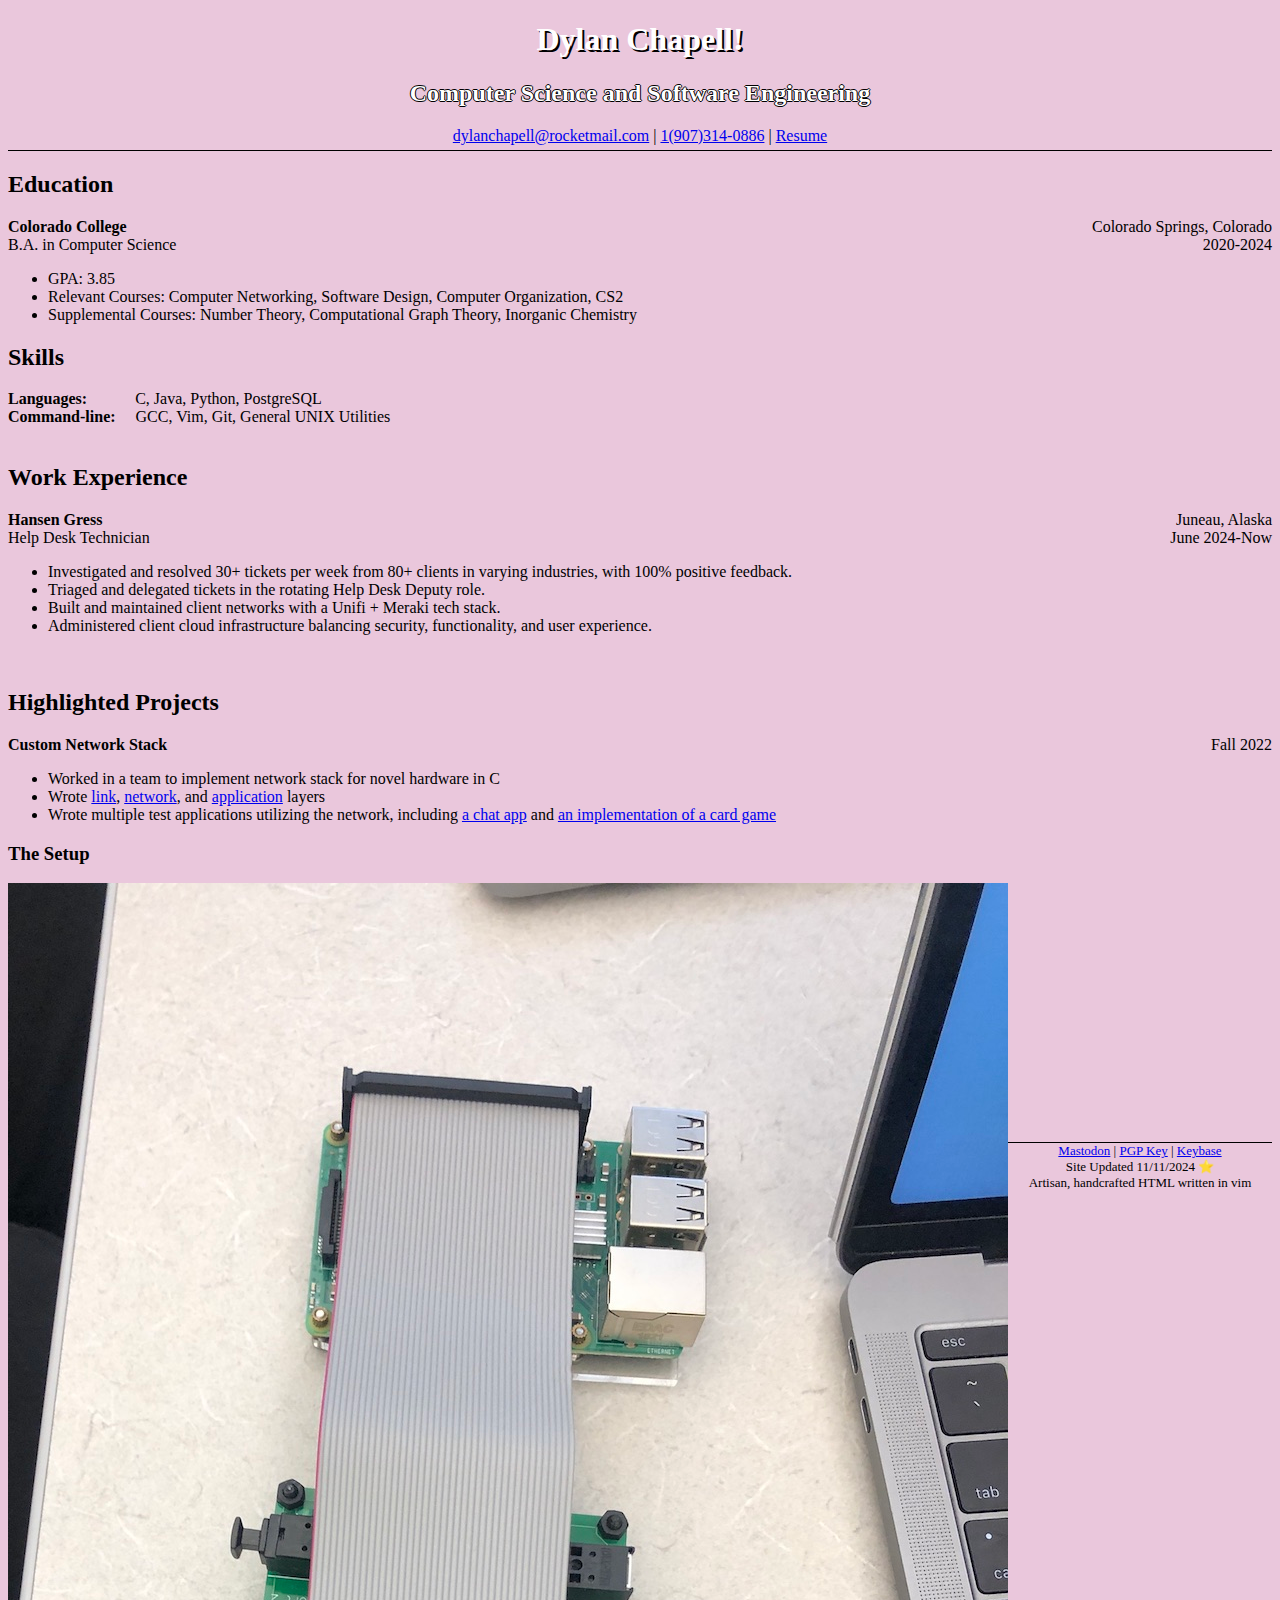
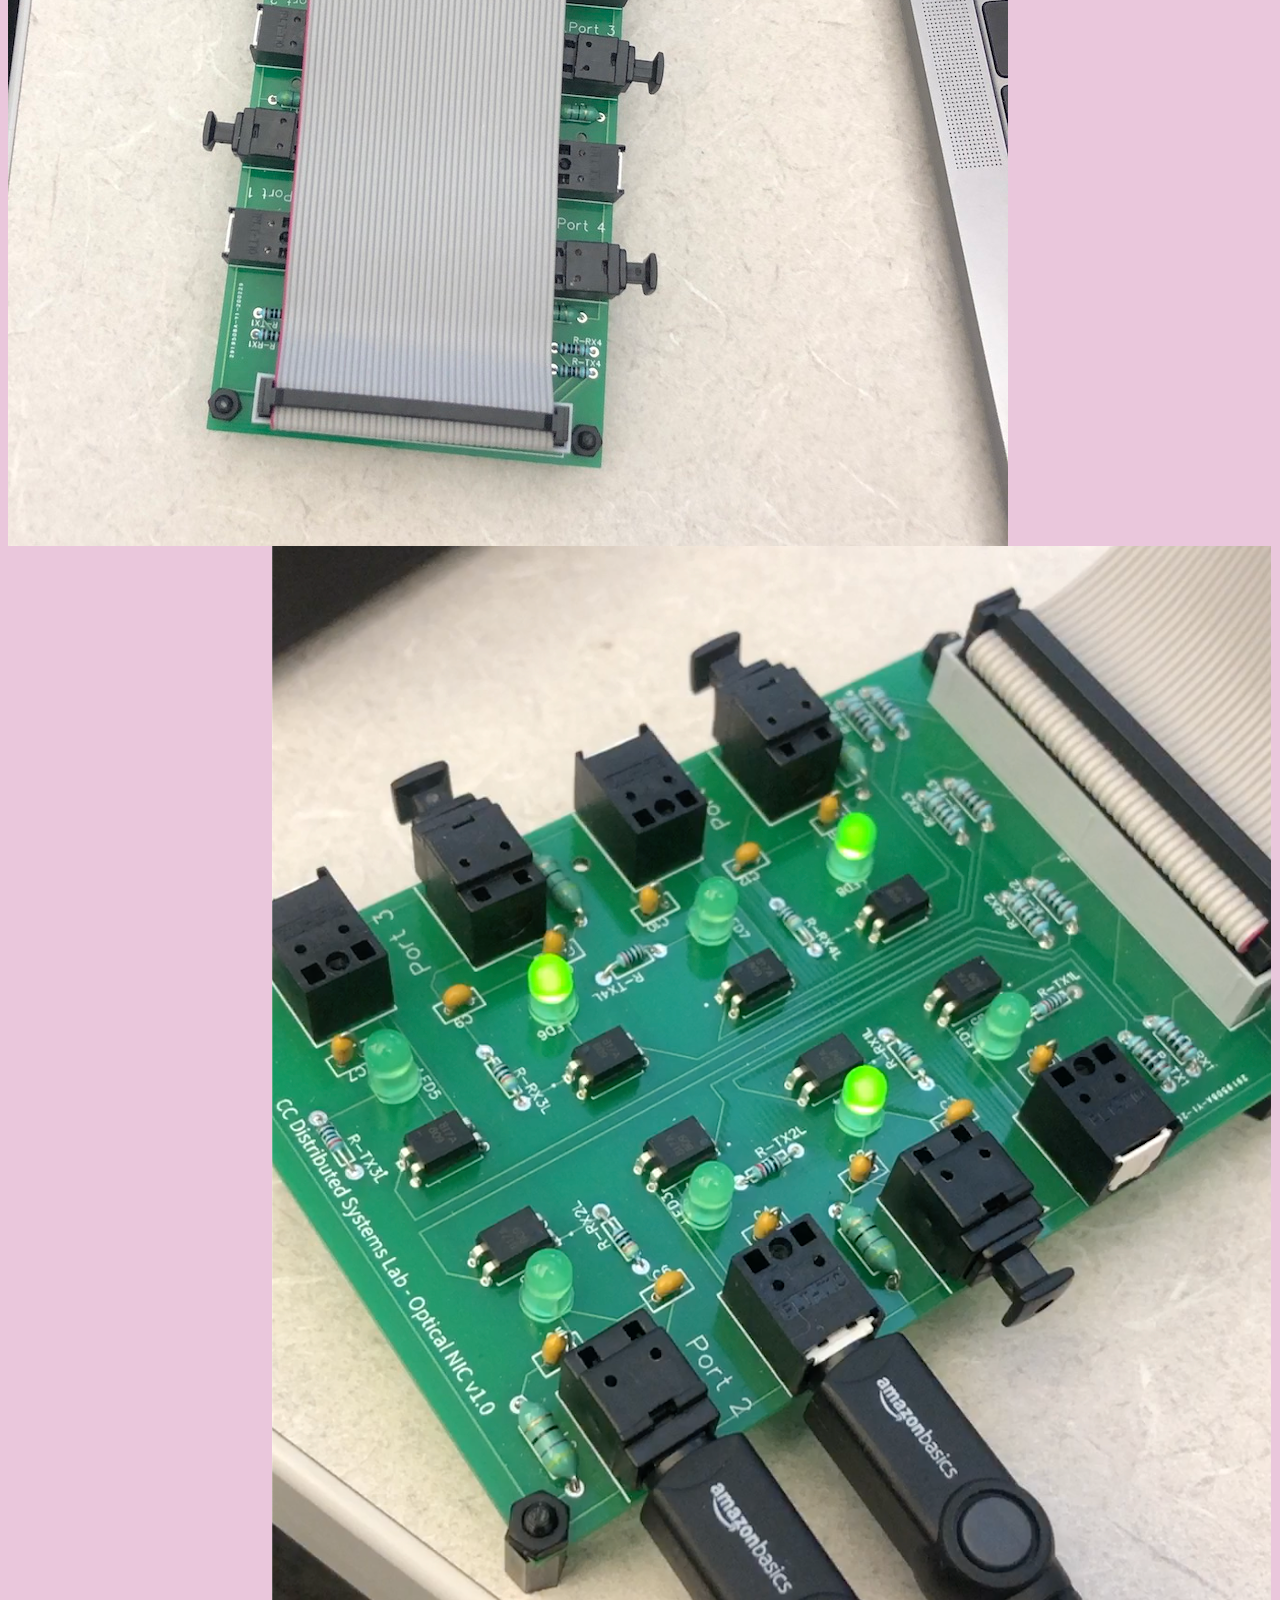
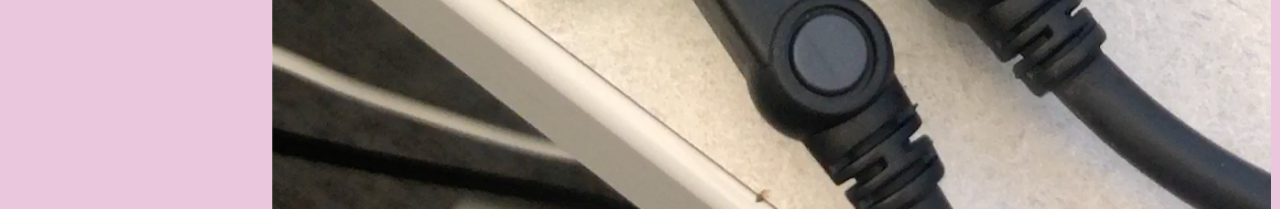
<file: index.html>
<!DOCTYPE html>
<html lang="en">
  <head>
    <meta charset="UTF-8">
    <meta name="viewport" content="width=device-width, initial-scale=1.0">
    <meta http-equiv="X-UA-Compatible" content="ie=edge">
    <title>Dylan Chapell's Personal Webpage</title>
    <link rel="stylesheet" href="style.css">
  </head>
  <body>
	<header>
		<h1 id="name-header">Dylan Chapell!</h1>
		<h2 id="cs-student">Computer Science and Software Engineering</h2>
		<div id="contact-info">
		<span><a href="mailto:dylanchapell@rocketmail.com">dylanchapell@rocketmail.com</a></span>
		<span>|</span>
		<span><a href="tel:+19073140886">1(907)314-0886</a></span>
		<span>|</span>
		<span><a href="dylanchapell-resume.pdf">Resume</a></span>
		</div>
	</header>

	<div id="content">
		<div id="education">
			<h2>Education</h2>
			<span class="left"><b>Colorado College</b></span>
			<span class="right">Colorado Springs, Colorado</span>
			<br>
			<span class="left">B.A. in Computer Science</span>
			<span class="right">2020-2024</span>
			<br>
			<ul>
				<li>GPA: 3.85</li>
				<li>Relevant Courses: Computer Networking, Software Design, Computer Organization, CS2</li>
				<li>Supplemental Courses: Number Theory, Computational Graph Theory, Inorganic Chemistry</li>
			</ul>
		</div>

		<div id="skills">
			<h2>Skills</h2>
			<span><b>Languages:</b>&emsp;&emsp;&ensp;&nbsp;   C, Java, Python, PostgreSQL</span><br>
			<span><b>Command-line:</b>&emsp; GCC, Vim, Git, General UNIX Utilities</span><br>
		</div>
    <br>

    <div id="work-exp">
      <h2>Work Experience</h2>
			<span class="left"><b>Hansen Gress</b></span>
			<span class="right">Juneau, Alaska</span>
			<br>
			<span class="left">Help Desk Technician</span>
			<span class="right">June 2024-Now</span>
      <br>
      <ul>
        <li>Investigated and resolved 30+ tickets per week from 80+ clients in varying industries, with 100% positive feedback.</li>
          <li>Triaged and delegated tickets in the rotating Help Desk Deputy role.</li>
          <li>Built and maintained client networks with a Unifi + Meraki tech stack.</li>
          <li>Administered client cloud infrastructure balancing security, functionality, and user experience.</li>
      </ul>
    </div>


    <br>
		<div id="projects">
			<h2>Highlighted Projects</h2>
			<span class="left"><b>Custom Network Stack</b></span>
			<span class="right">Fall 2022</span><br>
			<ul>
				<li>Worked in a team to implement network stack for novel hardware in C</li>
				<li>Wrote <a href="https://github.com/Jessicat-H/nic_link">link</a>, <a href="https://github.com/Jessicat-H/nic_net">network</a>, and <a href="https://github.com/tonydoesathing/nic_app">application</a> layers</li>
				<li>Wrote multiple test applications utilizing the network, including <a href="https://github.com/dylanchapell/chat_app">a chat app</a> and <a href="https://github.com/dylanchapell/themind_app">an implementation of a card game</a></li>
			</ul>
			<div id="nic-image-div">
				<h3>The Setup</h3>
				<img src="images/NIC_setup.jpg" class="left nic-img">
				<iframe width="150" height="255" src="https://www.youtube-nocookie.com/embed/f82wKm3fV2Y" title="Computer Networking chat program on custom network stack" frameborder="0" allow="clipboard-write; encrypted-media; picture-in-picture; web-share" allowfullscreen class="net-vid"></iframe>
				<img src="images/NIC_lights.png" class="right nic-img">
			</div>
		</div>

	</div>

	<footer>
		<span><a href="https://kolektiva.social/@dylanchapell" rel="me">Mastodon</a> | <a href="files/pgpkey.txt">PGP Key</a> | <a href="https://keybase.io/dylanchapell1">Keybase</a></span>
		<br>
		<span>Site Updated 11/11/2024 ⭐</span>
		<br>
		<span>Artisan, handcrafted HTML written in vim</span>	
	</footer>
  </body>
</html>
</file>
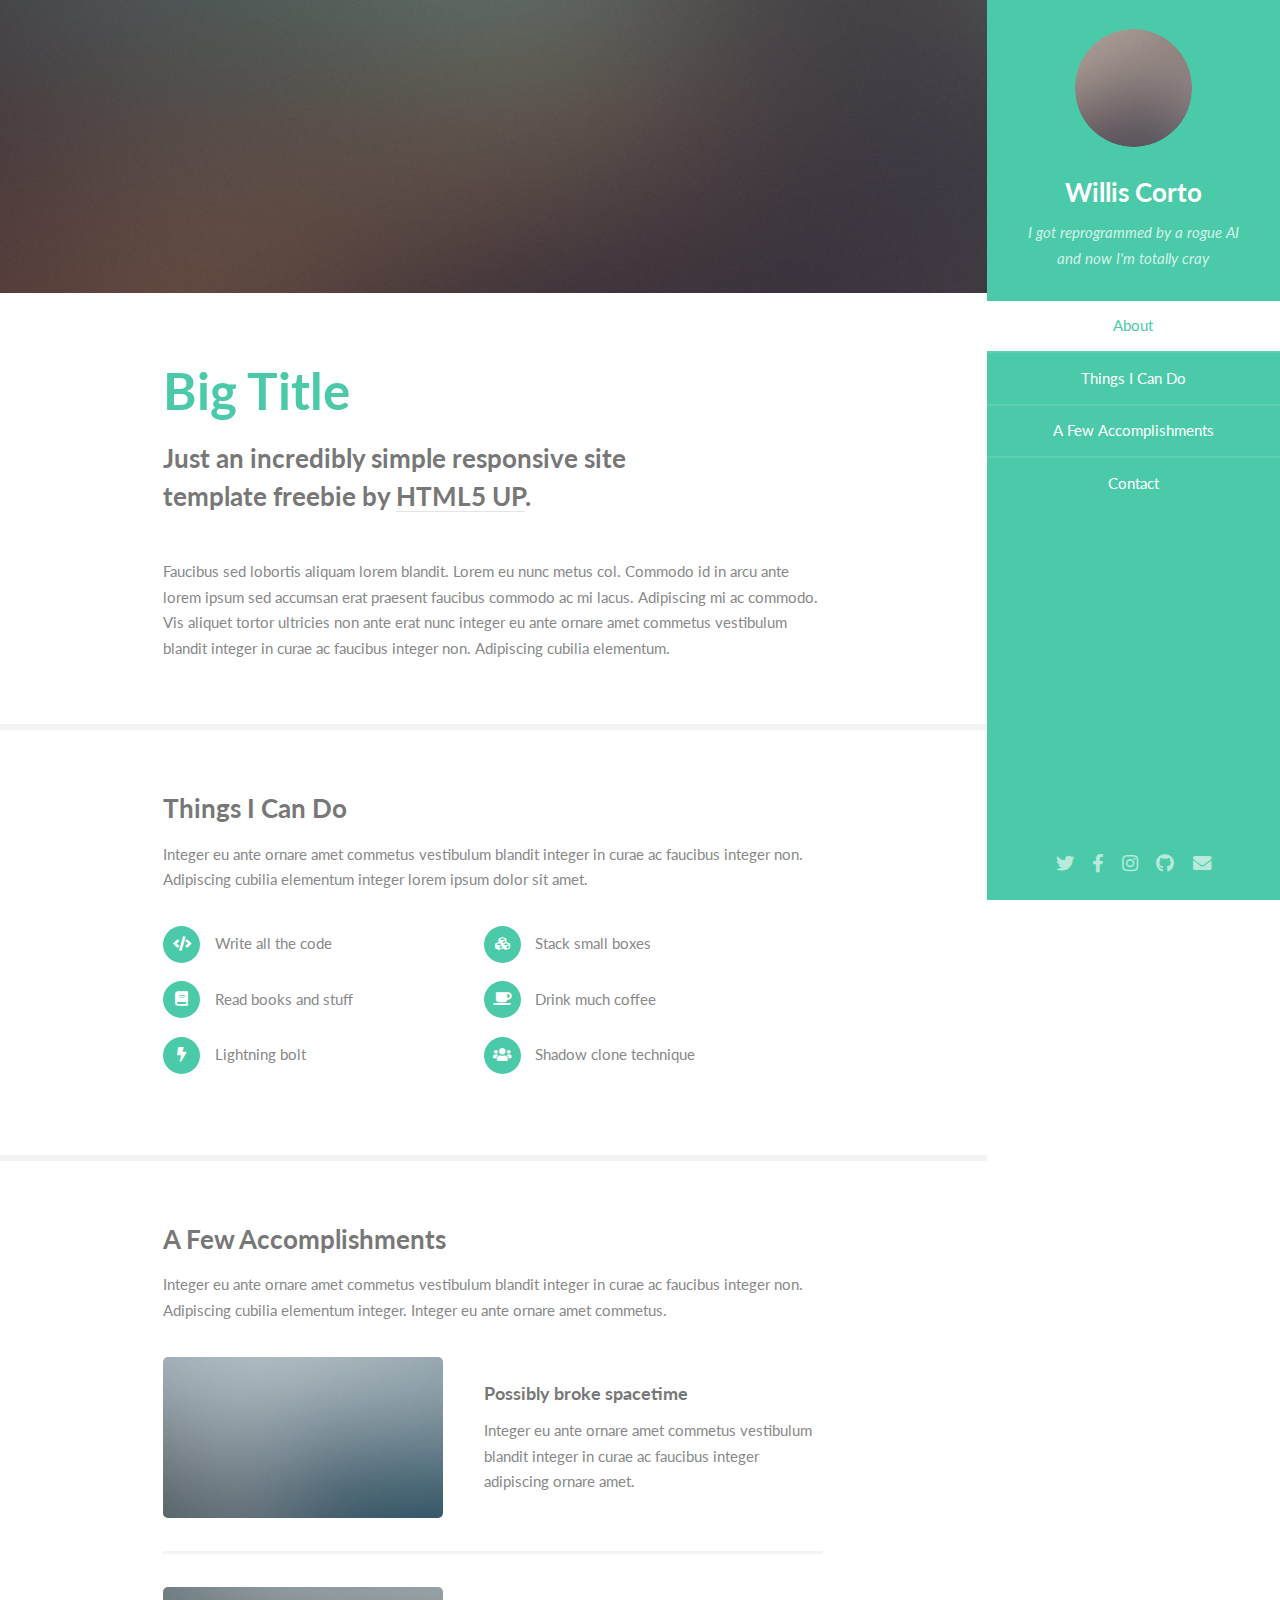
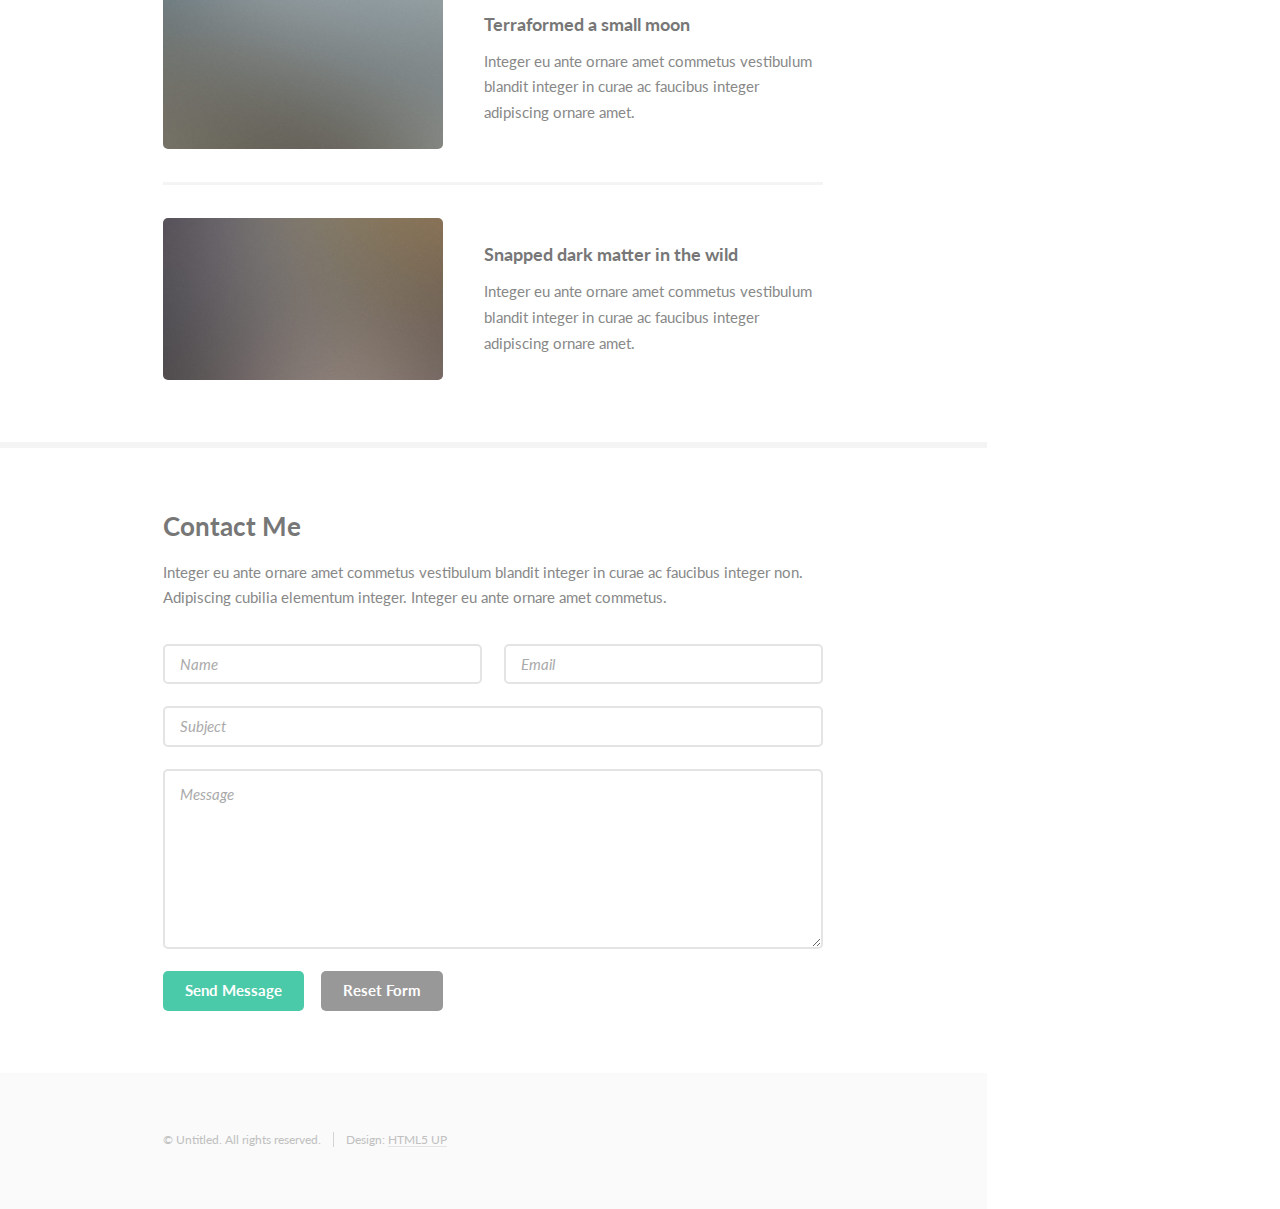
<file: HCI/index.html>
<!DOCTYPE HTML>
<!--
	Read Only by HTML5 UP
	html5up.net | @ajlkn
	Free for personal and commercial use under the CCA 3.0 license (html5up.net/license)
-->
<html>
	<head>
		<title>Read Only by HTML5 UP</title>
		<meta charset="utf-8" />
		<meta name="viewport" content="width=device-width, initial-scale=1, user-scalable=no" />
		<link rel="stylesheet" href="assets/css/main.css" />
	</head>
	<body class="is-preload">

		<!-- Header -->
			<section id="header">
				<header>
					<span class="image avatar"><img src="images/avatar.jpg" alt="" /></span>
					<h1 id="logo"><a href="#">Willis Corto</a></h1>
					<p>I got reprogrammed by a rogue AI<br />
					and now I'm totally cray</p>
				</header>
				<nav id="nav">
					<ul>
						<li><a href="#one" class="active">About</a></li>
						<li><a href="#two">Things I Can Do</a></li>
						<li><a href="#three">A Few Accomplishments</a></li>
						<li><a href="#four">Contact</a></li>
					</ul>
				</nav>
				<footer>
					<ul class="icons">
						<li><a href="#" class="icon brands fa-twitter"><span class="label">Twitter</span></a></li>
						<li><a href="#" class="icon brands fa-facebook-f"><span class="label">Facebook</span></a></li>
						<li><a href="#" class="icon brands fa-instagram"><span class="label">Instagram</span></a></li>
						<li><a href="#" class="icon brands fa-github"><span class="label">Github</span></a></li>
						<li><a href="#" class="icon solid fa-envelope"><span class="label">Email</span></a></li>
					</ul>
				</footer>
			</section>

		<!-- Wrapper -->
			<div id="wrapper">

				<!-- Main -->
					<div id="main">

						<!-- One -->
							<section id="one">
								<div class="image main" data-position="center">
									<img src="images/banner.jpg" alt="" />
								</div>
								<div class="container">
									<header class="major">
										<h2>Big Title</h2>
										<p>Just an incredibly simple responsive site<br />
										template freebie by <a href="http://html5up.net">HTML5 UP</a>.</p>
									</header>
									<p>Faucibus sed lobortis aliquam lorem blandit. Lorem eu nunc metus col. Commodo id in arcu ante lorem ipsum sed accumsan erat praesent faucibus commodo ac mi lacus. Adipiscing mi ac commodo. Vis aliquet tortor ultricies non ante erat nunc integer eu ante ornare amet commetus vestibulum blandit integer in curae ac faucibus integer non. Adipiscing cubilia elementum.</p>
								</div>
							</section>

						<!-- Two -->
							<section id="two">
								<div class="container">
									<h3>Things I Can Do</h3>
									<p>Integer eu ante ornare amet commetus vestibulum blandit integer in curae ac faucibus integer non. Adipiscing cubilia elementum integer lorem ipsum dolor sit amet.</p>
									<ul class="feature-icons">
										<li class="icon solid fa-code">Write all the code</li>
										<li class="icon solid fa-cubes">Stack small boxes</li>
										<li class="icon solid fa-book">Read books and stuff</li>
										<li class="icon solid fa-coffee">Drink much coffee</li>
										<li class="icon solid fa-bolt">Lightning bolt</li>
										<li class="icon solid fa-users">Shadow clone technique</li>
									</ul>
								</div>
							</section>

						<!-- Three -->
							<section id="three">
								<div class="container">
									<h3>A Few Accomplishments</h3>
									<p>Integer eu ante ornare amet commetus vestibulum blandit integer in curae ac faucibus integer non. Adipiscing cubilia elementum integer. Integer eu ante ornare amet commetus.</p>
									<div class="features">
										<article>
											<a href="#" class="image"><img src="images/pic01.jpg" alt="" /></a>
											<div class="inner">
												<h4>Possibly broke spacetime</h4>
												<p>Integer eu ante ornare amet commetus vestibulum blandit integer in curae ac faucibus integer adipiscing ornare amet.</p>
											</div>
										</article>
										<article>
											<a href="#" class="image"><img src="images/pic02.jpg" alt="" /></a>
											<div class="inner">
												<h4>Terraformed a small moon</h4>
												<p>Integer eu ante ornare amet commetus vestibulum blandit integer in curae ac faucibus integer adipiscing ornare amet.</p>
											</div>
										</article>
										<article>
											<a href="#" class="image"><img src="images/pic03.jpg" alt="" /></a>
											<div class="inner">
												<h4>Snapped dark matter in the wild</h4>
												<p>Integer eu ante ornare amet commetus vestibulum blandit integer in curae ac faucibus integer adipiscing ornare amet.</p>
											</div>
										</article>
									</div>
								</div>
							</section>

						<!-- Four -->
							<section id="four">
								<div class="container">
									<h3>Contact Me</h3>
									<p>Integer eu ante ornare amet commetus vestibulum blandit integer in curae ac faucibus integer non. Adipiscing cubilia elementum integer. Integer eu ante ornare amet commetus.</p>
									<form method="post" action="#">
										<div class="row gtr-uniform">
											<div class="col-6 col-12-xsmall"><input type="text" name="name" id="name" placeholder="Name" /></div>
											<div class="col-6 col-12-xsmall"><input type="email" name="email" id="email" placeholder="Email" /></div>
											<div class="col-12"><input type="text" name="subject" id="subject" placeholder="Subject" /></div>
											<div class="col-12"><textarea name="message" id="message" placeholder="Message" rows="6"></textarea></div>
											<div class="col-12">
												<ul class="actions">
													<li><input type="submit" class="primary" value="Send Message" /></li>
													<li><input type="reset" value="Reset Form" /></li>
												</ul>
											</div>
										</div>
									</form>
								</div>
							</section>

						<!-- Five -->
						<!--
							<section id="five">
								<div class="container">
									<h3>Elements</h3>

									<section>
										<h4>Text</h4>
										<p>This is <b>bold</b> and this is <strong>strong</strong>. This is <i>italic</i> and this is <em>emphasized</em>.
										This is <sup>superscript</sup> text and this is <sub>subscript</sub> text.
										This is <u>underlined</u> and this is code: <code>for (;;) { ... }</code>. Finally, <a href="#">this is a link</a>.</p>
										<hr />
										<header>
											<h4>Heading with a Subtitle</h4>
											<p>Lorem ipsum dolor sit amet nullam id egestas urna aliquam</p>
										</header>
										<p>Nunc lacinia ante nunc ac lobortis. Interdum adipiscing gravida odio porttitor sem non mi integer non faucibus ornare mi ut ante amet placerat aliquet. Volutpat eu sed ante lacinia sapien lorem accumsan varius montes viverra nibh in adipiscing blandit tempus accumsan.</p>
										<header>
											<h5>Heading with a Subtitle</h5>
											<p>Lorem ipsum dolor sit amet nullam id egestas urna aliquam</p>
										</header>
										<p>Nunc lacinia ante nunc ac lobortis. Interdum adipiscing gravida odio porttitor sem non mi integer non faucibus ornare mi ut ante amet placerat aliquet. Volutpat eu sed ante lacinia sapien lorem accumsan varius montes viverra nibh in adipiscing blandit tempus accumsan.</p>
										<hr />
										<h2>Heading Level 2</h2>
										<h3>Heading Level 3</h3>
										<h4>Heading Level 4</h4>
										<h5>Heading Level 5</h5>
										<h6>Heading Level 6</h6>
										<hr />
										<h5>Blockquote</h5>
										<blockquote>Fringilla nisl. Donec accumsan interdum nisi, quis tincidunt felis sagittis eget tempus euismod. Vestibulum ante ipsum primis in faucibus vestibulum. Blandit adipiscing eu felis iaculis volutpat ac adipiscing accumsan faucibus. Vestibulum ante ipsum primis in faucibus lorem ipsum dolor sit amet nullam adipiscing eu felis.</blockquote>
										<h5>Preformatted</h5>
										<pre><code>i = 0;

while (!deck.isInOrder()) {
    print 'Iteration ' + i;
    deck.shuffle();
    i++;
}

print 'It took ' + i + ' iterations to sort the deck.';</code></pre>
									</section>

									<section>
										<h4>Lists</h4>
										<div class="row">
											<div class="col-6 col-12-xsmall">
												<h5>Unordered</h5>
												<ul>
													<li>Dolor pulvinar etiam magna etiam.</li>
													<li>Sagittis adipiscing lorem eleifend.</li>
													<li>Felis enim feugiat dolore viverra.</li>
												</ul>
												<h5>Alternate</h5>
												<ul class="alt">
													<li>Dolor pulvinar etiam magna etiam.</li>
													<li>Sagittis adipiscing lorem eleifend.</li>
													<li>Felis enim feugiat dolore viverra.</li>
												</ul>
											</div>
											<div class="col-6 col-12-xsmall">
												<h5>Ordered</h5>
												<ol>
													<li>Dolor pulvinar etiam magna etiam.</li>
													<li>Etiam vel felis at lorem sed viverra.</li>
													<li>Felis enim feugiat dolore viverra.</li>
													<li>Dolor pulvinar etiam magna etiam.</li>
													<li>Etiam vel felis at lorem sed viverra.</li>
													<li>Felis enim feugiat dolore viverra.</li>
												</ol>
												<h5>Icons</h5>
												<ul class="icons">
													<li><a href="#" class="icon brands fa-twitter"><span class="label">Twitter</span></a></li>
													<li><a href="#" class="icon brands fa-facebook-f"><span class="label">Facebook</span></a></li>
													<li><a href="#" class="icon brands fa-instagram"><span class="label">Instagram</span></a></li>
													<li><a href="#" class="icon brands fa-github"><span class="label">Github</span></a></li>
													<li><a href="#" class="icon brands fa-dribbble"><span class="label">Dribbble</span></a></li>
													<li><a href="#" class="icon brands fa-tumblr"><span class="label">Tumblr</span></a></li>
												</ul>
											</div>
										</div>
										<h5>Actions</h5>
										<ul class="actions">
											<li><a href="#" class="button primary">Default</a></li>
											<li><a href="#" class="button">Default</a></li>
											<li><a href="#" class="button alt">Default</a></li>
										</ul>
										<ul class="actions small">
											<li><a href="#" class="button primary small">Small</a></li>
											<li><a href="#" class="button small">Small</a></li>
											<li><a href="#" class="button alt small">Small</a></li>
										</ul>
										<div class="row">
											<div class="col-3 col-6-medium col-12-xsmall">
												<ul class="actions stacked">
													<li><a href="#" class="button primary">Default</a></li>
													<li><a href="#" class="button">Default</a></li>
													<li><a href="#" class="button alt">Default</a></li>
												</ul>
											</div>
											<div class="col-3 col-6 col-12-xsmall">
												<ul class="actions stacked">
													<li><a href="#" class="button primary small">Small</a></li>
													<li><a href="#" class="button small">Small</a></li>
													<li><a href="#" class="button alt small">Small</a></li>
												</ul>
											</div>
											<div class="col-3 col-6-medium col-12-xsmall">
												<ul class="actions stacked">
													<li><a href="#" class="button primary fit">Default</a></li>
													<li><a href="#" class="button fit">Default</a></li>
													<li><a href="#" class="button alt fit">Default</a></li>
												</ul>
											</div>
											<div class="col-3 col-6-medium col-12-xsmall">
												<ul class="actions stacked">
													<li><a href="#" class="button primary small fit">Small</a></li>
													<li><a href="#" class="button small fit">Small</a></li>
													<li><a href="#" class="button alt small fit">Small</a></li>
												</ul>
											</div>
										</div>
									</section>

									<section>
										<h4>Table</h4>
										<h5>Default</h5>
										<div class="table-wrapper">
											<table>
												<thead>
													<tr>
														<th>Name</th>
														<th>Description</th>
														<th>Price</th>
													</tr>
												</thead>
												<tbody>
													<tr>
														<td>Item One</td>
														<td>Ante turpis integer aliquet porttitor.</td>
														<td>29.99</td>
													</tr>
													<tr>
														<td>Item Two</td>
														<td>Vis ac commodo adipiscing arcu aliquet.</td>
														<td>19.99</td>
													</tr>
													<tr>
														<td>Item Three</td>
														<td> Morbi faucibus arcu accumsan lorem.</td>
														<td>29.99</td>
													</tr>
													<tr>
														<td>Item Four</td>
														<td>Vitae integer tempus condimentum.</td>
														<td>19.99</td>
													</tr>
													<tr>
														<td>Item Five</td>
														<td>Ante turpis integer aliquet porttitor.</td>
														<td>29.99</td>
													</tr>
												</tbody>
												<tfoot>
													<tr>
														<td colspan="2"></td>
														<td>100.00</td>
													</tr>
												</tfoot>
											</table>
										</div>

										<h5>Alternate</h5>
										<div class="table-wrapper">
											<table class="alt">
												<thead>
													<tr>
														<th>Name</th>
														<th>Description</th>
														<th>Price</th>
													</tr>
												</thead>
												<tbody>
													<tr>
														<td>Item One</td>
														<td>Ante turpis integer aliquet porttitor.</td>
														<td>29.99</td>
													</tr>
													<tr>
														<td>Item Two</td>
														<td>Vis ac commodo adipiscing arcu aliquet.</td>
														<td>19.99</td>
													</tr>
													<tr>
														<td>Item Three</td>
														<td> Morbi faucibus arcu accumsan lorem.</td>
														<td>29.99</td>
													</tr>
													<tr>
														<td>Item Four</td>
														<td>Vitae integer tempus condimentum.</td>
														<td>19.99</td>
													</tr>
													<tr>
														<td>Item Five</td>
														<td>Ante turpis integer aliquet porttitor.</td>
														<td>29.99</td>
													</tr>
												</tbody>
												<tfoot>
													<tr>
														<td colspan="2"></td>
														<td>100.00</td>
													</tr>
												</tfoot>
											</table>
										</div>
									</section>

									<section>
										<h4>Buttons</h4>
										<ul class="actions">
											<li><a href="#" class="button primary">Primary</a></li>
											<li><a href="#" class="button">Default</a></li>
											<li><a href="#" class="button alt">Alternate</a></li>
										</ul>
										<ul class="actions">
											<li><a href="#" class="button primary large">Large</a></li>
											<li><a href="#" class="button">Default</a></li>
											<li><a href="#" class="button alt small">Small</a></li>
										</ul>
										<ul class="actions fit">
											<li><a href="#" class="button primary fit">Fit</a></li>
											<li><a href="#" class="button fit">Fit</a></li>
											<li><a href="#" class="button alt fit">Fit</a></li>
										</ul>
										<ul class="actions fit small">
											<li><a href="#" class="button primary fit small">Fit + Small</a></li>
											<li><a href="#" class="button fit small">Fit + Small</a></li>
											<li><a href="#" class="button alt fit small">Fit + Small</a></li>
										</ul>
										<ul class="actions">
											<li><a href="#" class="button primary icon solid fa-download">Icon</a></li>
											<li><a href="#" class="button icon solid fa-download">Icon</a></li>
											<li><a href="#" class="button alt icon solid fa-check">Icon</a></li>
										</ul>
										<ul class="actions">
											<li><span class="button primary disabled">Primary</span></li>
											<li><span class="button disabled">Default</span></li>
											<li><span class="button alt disabled">Alternate</span></li>
										</ul>
									</section>

									<section>
										<h4>Form</h4>
										<form method="post" action="#">
											<div class="row gtr-uniform">
												<div class="col-6 col-12-xsmall">
													<input type="text" name="demo-name" id="demo-name" value="" placeholder="Name" />
												</div>
												<div class="col-6 col-12-xsmall">
													<input type="email" name="demo-email" id="demo-email" value="" placeholder="Email" />
												</div>
												<div class="col-12">
													<select name="demo-category" id="demo-category">
														<option value="">- Category -</option>
														<option value="1">Manufacturing</option>
														<option value="1">Shipping</option>
														<option value="1">Administration</option>
														<option value="1">Human Resources</option>
													</select>
												</div>
												<div class="col-4 col-12-medium">
													<input type="radio" id="demo-priority-low" name="demo-priority" checked>
													<label for="demo-priority-low">Low Priority</label>
												</div>
												<div class="col-4 col-12-medium">
													<input type="radio" id="demo-priority-normal" name="demo-priority">
													<label for="demo-priority-normal">Normal Priority</label>
												</div>
												<div class="col-4 col-12-medium">
													<input type="radio" id="demo-priority-high" name="demo-priority">
													<label for="demo-priority-high">High Priority</label>
												</div>
												<div class="col-6 col-12-medium">
													<input type="checkbox" id="demo-copy" name="demo-copy">
													<label for="demo-copy">Email me a copy of this message</label>
												</div>
												<div class="col-6 col-12-medium">
													<input type="checkbox" id="demo-human" name="demo-human" checked>
													<label for="demo-human">I am a human and not a robot</label>
												</div>
												<div class="col-12">
													<textarea name="demo-message" id="demo-message" placeholder="Enter your message" rows="6"></textarea>
												</div>
												<div class="col-12">
													<ul class="actions">
														<li><input type="submit" value="Send Message" /></li>
														<li><input type="reset" value="Reset" class="alt" /></li>
													</ul>
												</div>
											</div>
										</form>
									</section>

									<section>
										<h4>Image</h4>
										<h5>Fit</h5>
										<span class="image fit"><img src="images/banner.jpg" alt="" /></span>
										<div class="box alt">
											<div class="row gtr-50 gtr-uniform">
												<div class="col-4"><span class="image fit"><img src="images/pic01.jpg" alt="" /></span></div>
												<div class="col-4"><span class="image fit"><img src="images/pic02.jpg" alt="" /></span></div>
												<div class="col-4"><span class="image fit"><img src="images/pic03.jpg" alt="" /></span></div>
												<div class="col-4"><span class="image fit"><img src="images/pic02.jpg" alt="" /></span></div>
												<div class="col-4"><span class="image fit"><img src="images/pic03.jpg" alt="" /></span></div>
												<div class="col-4"><span class="image fit"><img src="images/pic01.jpg" alt="" /></span></div>
												<div class="col-4"><span class="image fit"><img src="images/pic03.jpg" alt="" /></span></div>
												<div class="col-4"><span class="image fit"><img src="images/pic01.jpg" alt="" /></span></div>
												<div class="col-4"><span class="image fit"><img src="images/pic02.jpg" alt="" /></span></div>
											</div>
										</div>
										<h5>Left &amp; Right</h5>
										<p><span class="image left"><img src="images/avatar.jpg" alt="" /></span>Fringilla nisl. Donec accumsan interdum nisi, quis tincidunt felis sagittis eget. tempus euismod. Vestibulum ante ipsum primis in faucibus vestibulum. Blandit adipiscing eu felis iaculis volutpat ac adipiscing accumsan eu faucibus. Integer ac pellentesque praesent tincidunt felis sagittis eget. tempus euismod. Vestibulum ante ipsum primis in faucibus vestibulum. Blandit adipiscing eu felis iaculis volutpat ac adipiscing accumsan eu faucibus. Integer ac pellentesque praesent. Donec accumsan interdum nisi, quis tincidunt felis sagittis eget. tempus euismod. Vestibulum ante ipsum primis in faucibus vestibulum. Blandit adipiscing eu felis iaculis volutpat ac adipiscing accumsan eu faucibus. Integer ac pellentesque praesent tincidunt felis sagittis eget. tempus euismod. Vestibulum ante ipsum primis in faucibus vestibulum. Blandit adipiscing eu felis iaculis volutpat ac adipiscing accumsan eu faucibus. Integer ac pellentesque praesent.</p>
										<p><span class="image right"><img src="images/avatar.jpg" alt="" /></span>Fringilla nisl. Donec accumsan interdum nisi, quis tincidunt felis sagittis eget. tempus euismod. Vestibulum ante ipsum primis in faucibus vestibulum. Blandit adipiscing eu felis iaculis volutpat ac adipiscing accumsan eu faucibus. Integer ac pellentesque praesent tincidunt felis sagittis eget. tempus euismod. Vestibulum ante ipsum primis in faucibus vestibulum. Blandit adipiscing eu felis iaculis volutpat ac adipiscing accumsan eu faucibus. Integer ac pellentesque praesent. Donec accumsan interdum nisi, quis tincidunt felis sagittis eget. tempus euismod. Vestibulum ante ipsum primis in faucibus vestibulum. Blandit adipiscing eu felis iaculis volutpat ac adipiscing accumsan eu faucibus. Integer ac pellentesque praesent tincidunt felis sagittis eget. tempus euismod. Vestibulum ante ipsum primis in faucibus vestibulum. Blandit adipiscing eu felis iaculis volutpat ac adipiscing accumsan eu faucibus. Integer ac pellentesque praesent.</p>
									</section>

								</div>
							</section>
						-->

					</div>

				<!-- Footer -->
					<section id="footer">
						<div class="container">
							<ul class="copyright">
								<li>&copy; Untitled. All rights reserved.</li><li>Design: <a href="http://html5up.net">HTML5 UP</a></li>
							</ul>
						</div>
					</section>

			</div>

		<!-- Scripts -->
			<script src="assets/js/jquery.min.js"></script>
			<script src="assets/js/jquery.scrollex.min.js"></script>
			<script src="assets/js/jquery.scrolly.min.js"></script>
			<script src="assets/js/browser.min.js"></script>
			<script src="assets/js/breakpoints.min.js"></script>
			<script src="assets/js/util.js"></script>
			<script src="assets/js/main.js"></script>

	</body>
</html>
</file>
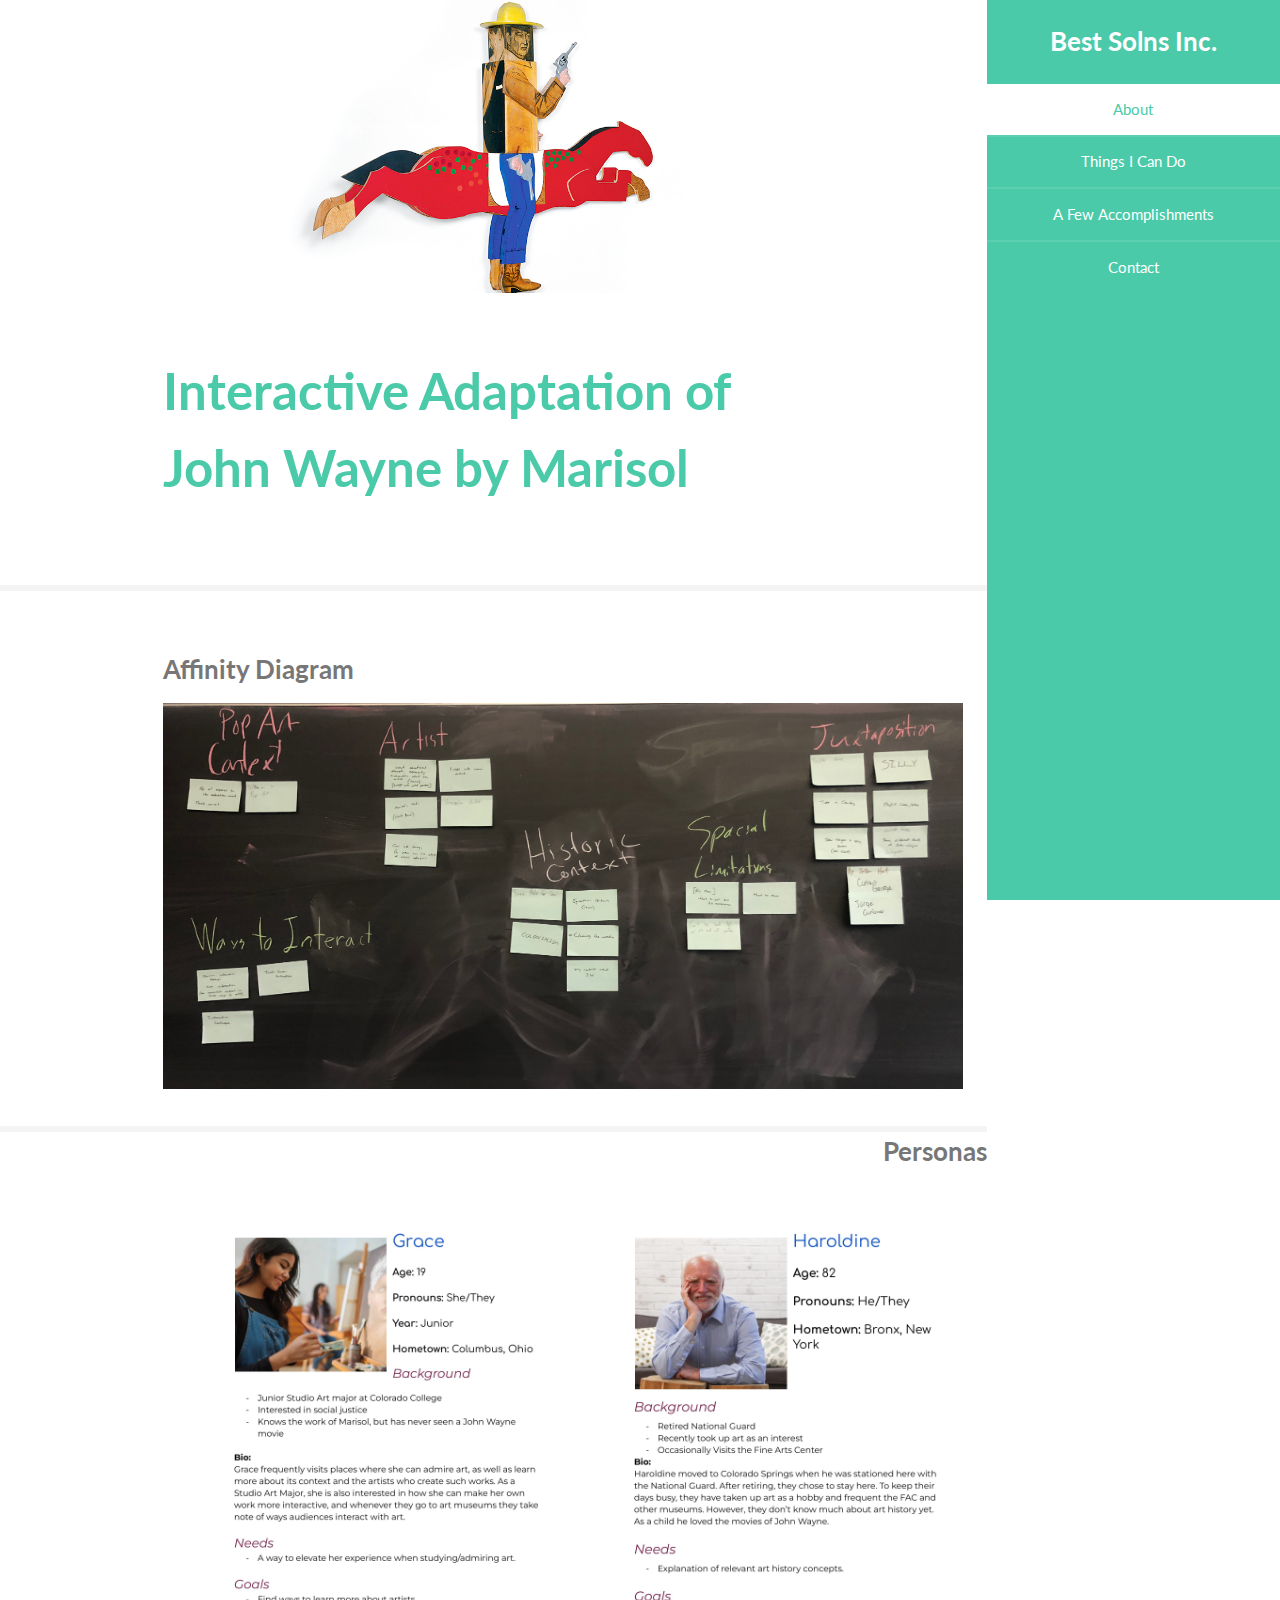
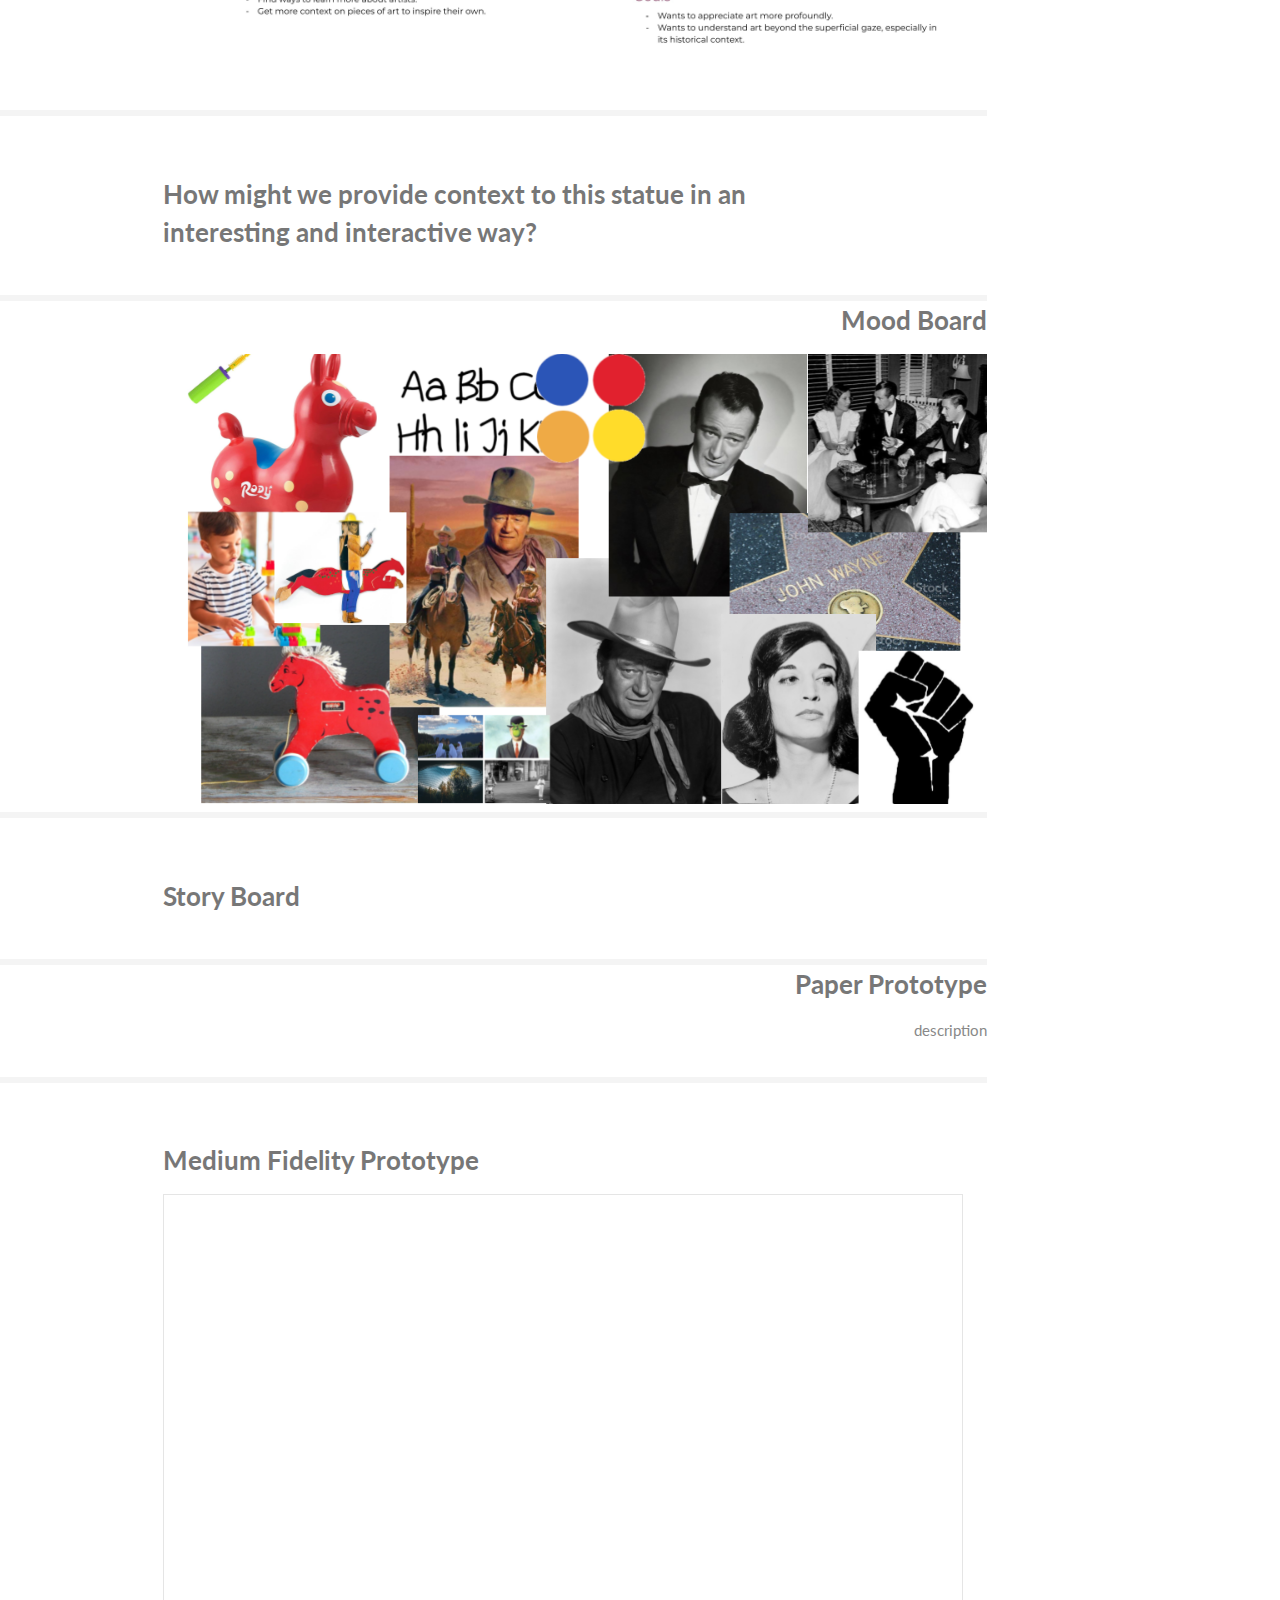
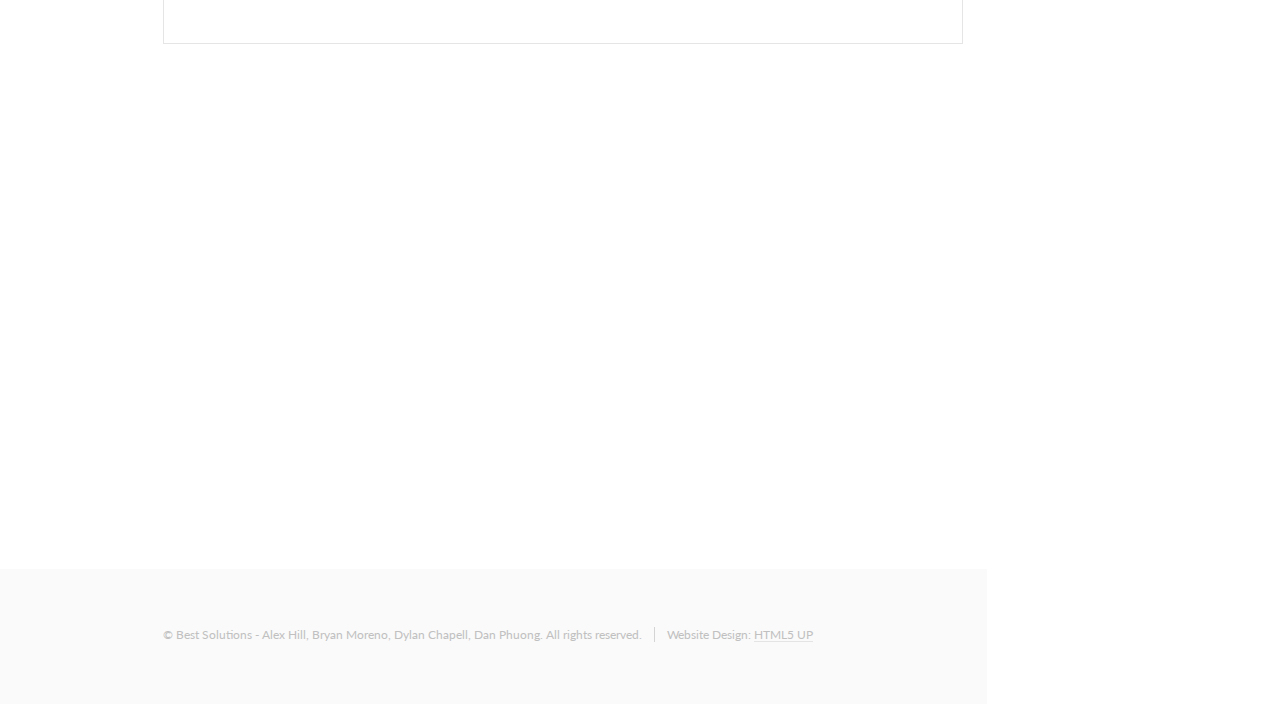
<file: HCI/FAC/index.html>
<!DOCTYPE HTML>
<!--
	Read Only by HTML5 UP
	html5up.net | @ajlkn
	Free for personal and commercial use under the CCA 3.0 license (html5up.net/license)
-->
<html>
	<head>
		<title>Best Solns.</title>
		<meta charset="utf-8" />
		<meta name="viewport" content="width=device-width, initial-scale=1, user-scalable=no" />
		<link rel="stylesheet" href="assets/css/main.css" />
	</head>
	<body class="is-preload">

		<!-- Header -->
			<section id="header">
				<header>
					<h1 id="logo"><a href="#">Best Solns Inc.</a></h1>
				</header>
				<nav id="nav">
					<ul>
						<li><a href="#one" class="active">About</a></li>
						<li><a href="#two">Things I Can Do</a></li>
						<li><a href="#three">A Few Accomplishments</a></li>
						<li><a href="#four">Contact</a></li>
					</ul>
				</nav>
			</section>

		<!-- Wrapper -->
			<div id="wrapper">

				<!-- Main -->
					<div id="main">

						<!-- One -->
							<section id="one">
								<div class="image main" data-position="center">
									<img src="images/JW front.jpg" alt="" />
								</div>

								<div class="container">
									<header class="major">
										<h2>Interactive Adaptation of John Wayne by Marisol</h2>
										<p></p>
										<img
									</header>
								</div>
							</section>

						<!-- Two -->
							<section id="two">
								<div class="container">
									<h3>Affinity Diagram</h3>
									<img src="images/affinity.jpeg" width=800px>
								</div>
							</section>

						<!-- Three -->
							<section id="three">
								<div class="container, align-right">
									<h3>Personas	</h3>
									<img src="images/personas.jpg" width=800px>
								</div>
							</section>

						<!-- four -->
							<section id="four">
								<div class="container">
									<h3>How might we provide context to this statue in an interesting and interactive way?</h3>
								</div>
							</section>

						<!-- five -->
							<section id="five">
								<div class="container, align-right">
									<h3>Mood Board</h3>
									<img src="images/MoodBoard.png" width=800px>
								</div>
							</section>

						<!-- six -->
							<section id="six">
								<div class="container">
									<h3>Story Board</h3>
									<!--img src="images/story_board.jpeg" width=800px-->
								</div>
							</section>

						<!-- seven -->
							<section id="seven">
								<div class="container, align-right">
									<h3>Paper Prototype</h3>
									<p>description</p>
								</div>
							</section>

						<!-- eight -->
							<section id="eight">
								<div class="container">
									<h3>Medium Fidelity Prototype</h3>
									<iframe style="border: 1px solid rgba(0, 0, 0, 0.1);" width="800" height="450" src="https://www.figma.com/embed?embed_host=share&url=https%3A%2F%2Fwww.figma.com%2Fproto%2F8VYXi2RJzYnTHH81Bvd4pY%2FFAC-Prototype%3Ftype%3Ddesign%26node-id%3D2-2%26scaling%3Dscale-down%26page-id%3D0%253A1%26starting-point-node-id%3D2%253A2" allowfullscreen></iframe>
									<iframe src="https://drive.google.com/file/d/1VikgvwV2Uf8O677hhNddMXOQfmTtzNaS/preview" width="640" height="480" allow="autoplay"></iframe>
								</div>
							</section>

					</div>

				<!-- Footer -->
					<section id="footer">
						<div class="container">
							<ul class="copyright">
								<li>&copy; Best Solutions - Alex Hill, Bryan Moreno, Dylan Chapell, Dan Phuong. All rights reserved.</li><li>Website Design: <a href="http://html5up.net">HTML5 UP</a></li>
							</ul>
						</div>
					</section>

			</div>

		<!-- Scripts -->
			<script src="assets/js/jquery.min.js"></script>
			<script src="assets/js/jquery.scrollex.min.js"></script>
			<script src="assets/js/jquery.scrolly.min.js"></script>
			<script src="assets/js/browser.min.js"></script>
			<script src="assets/js/breakpoints.min.js"></script>
			<script src="assets/js/util.js"></script>
			<script src="assets/js/main.js"></script>

	</body>
</html>
</file>
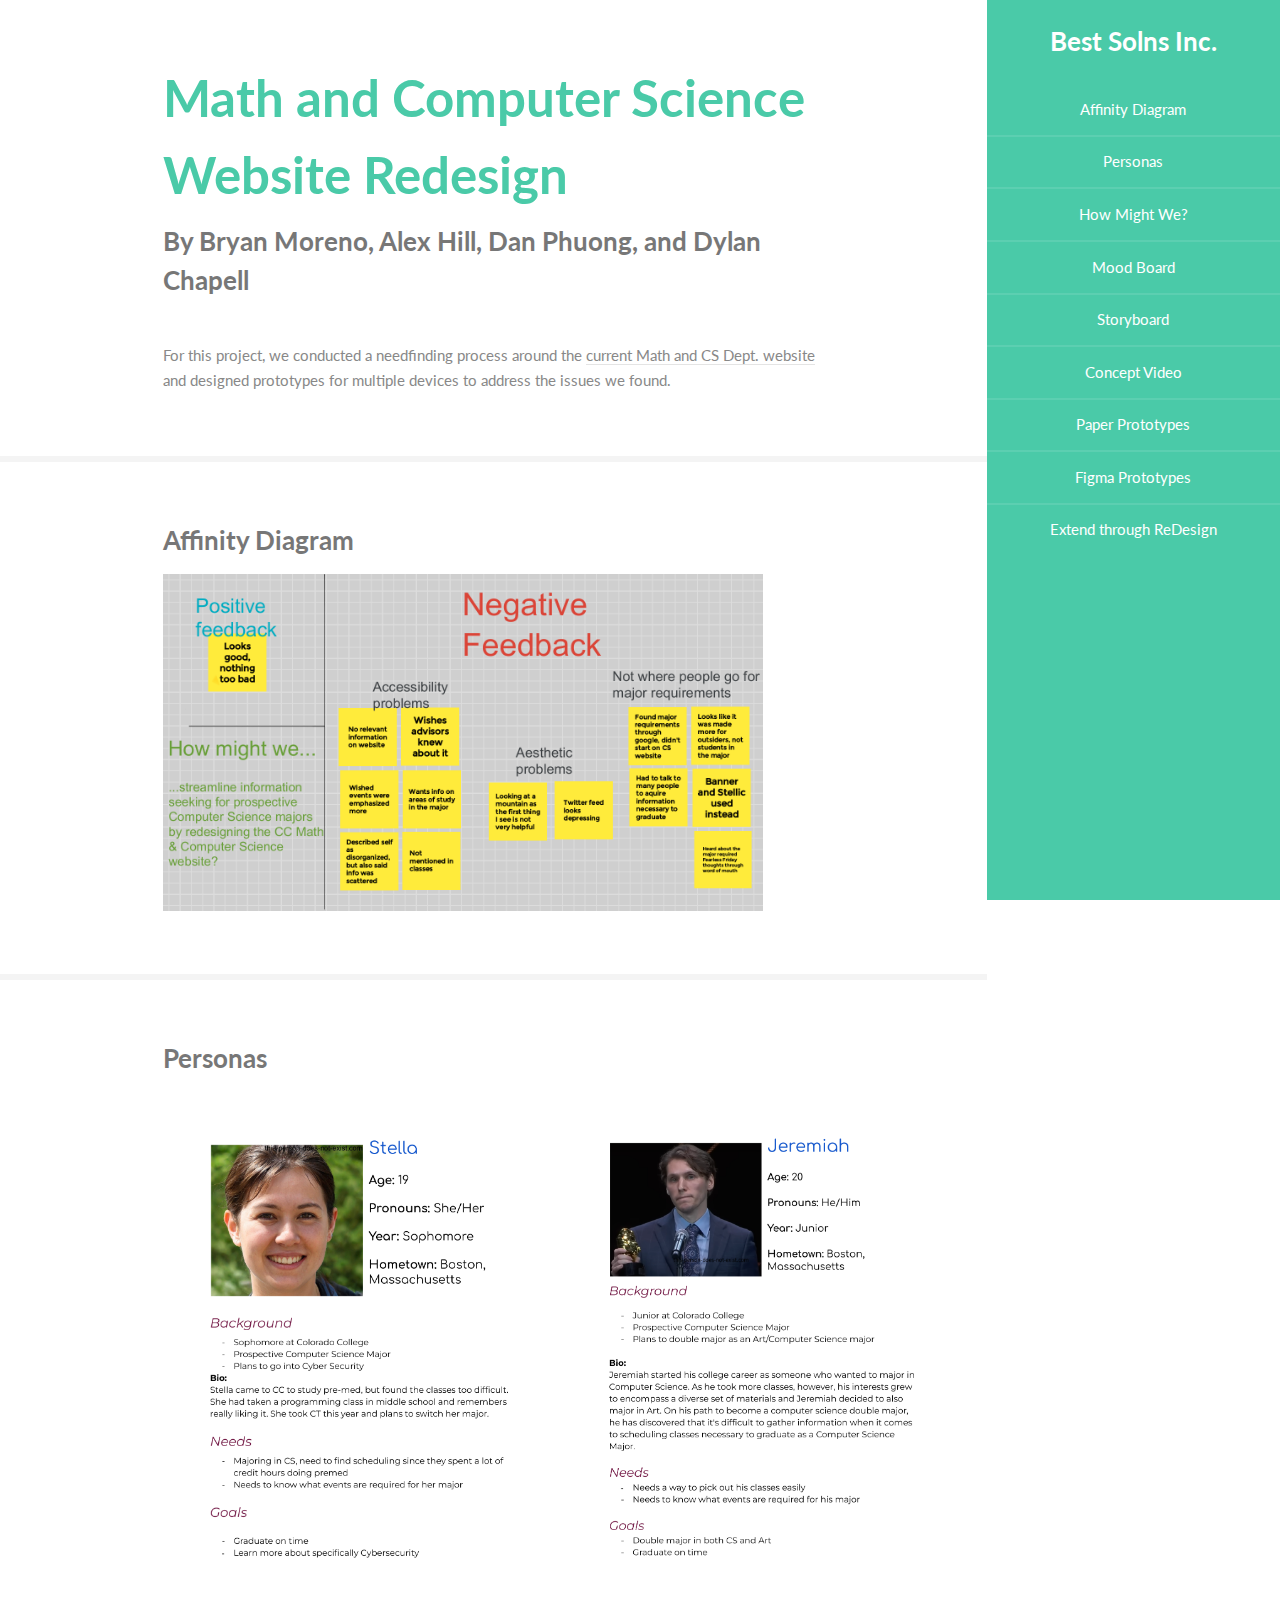
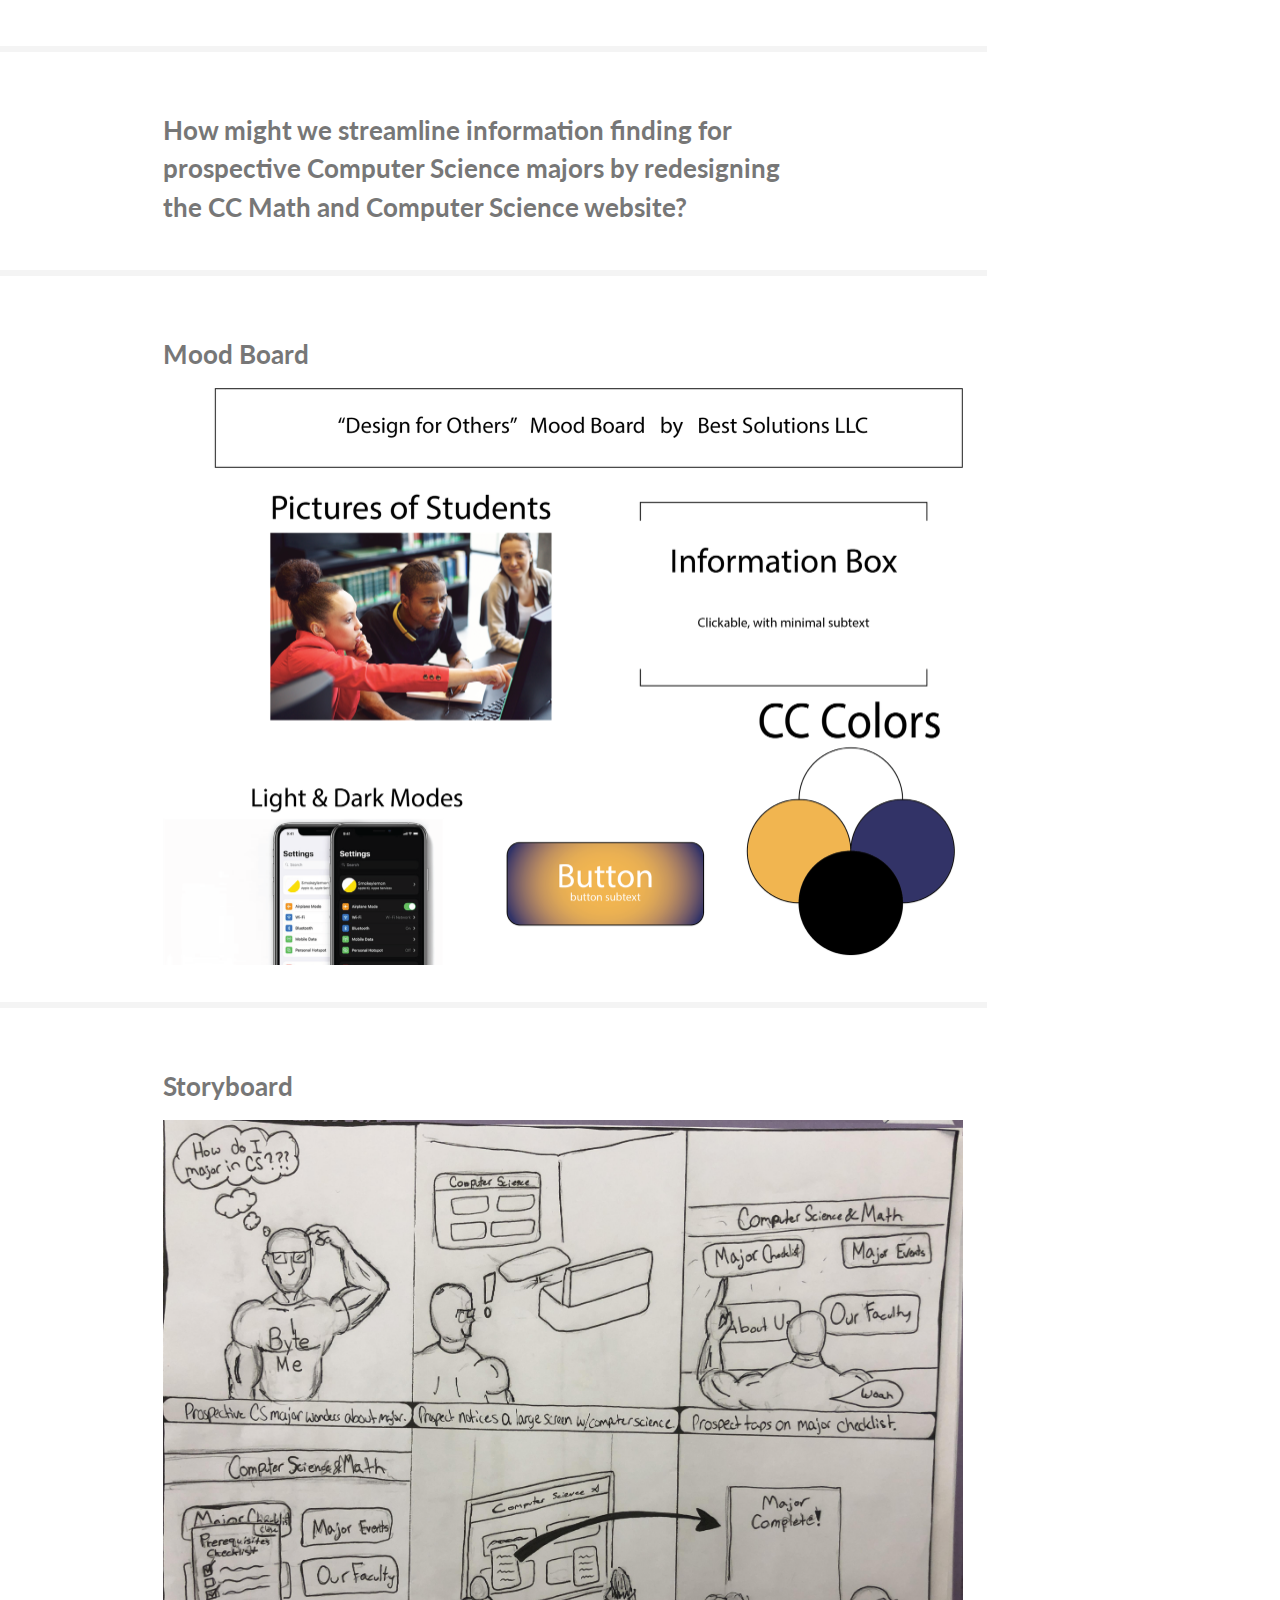
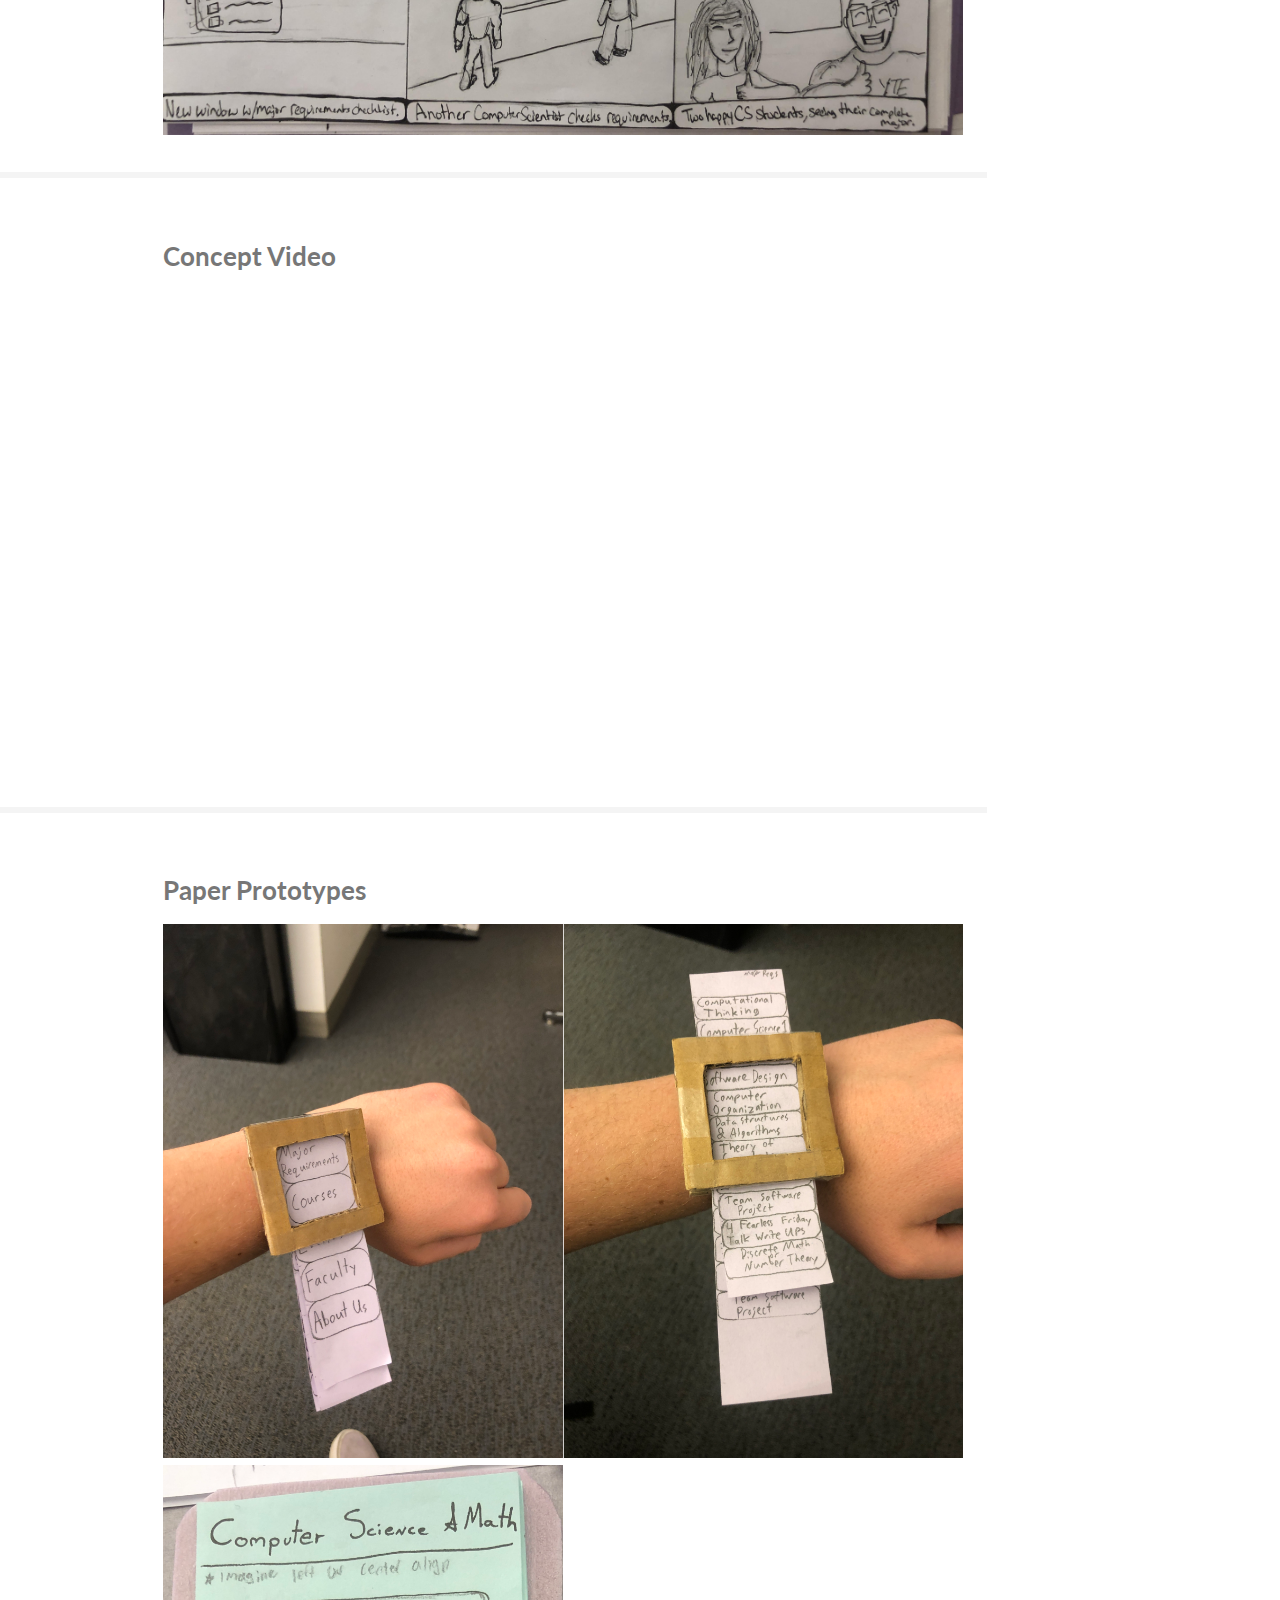
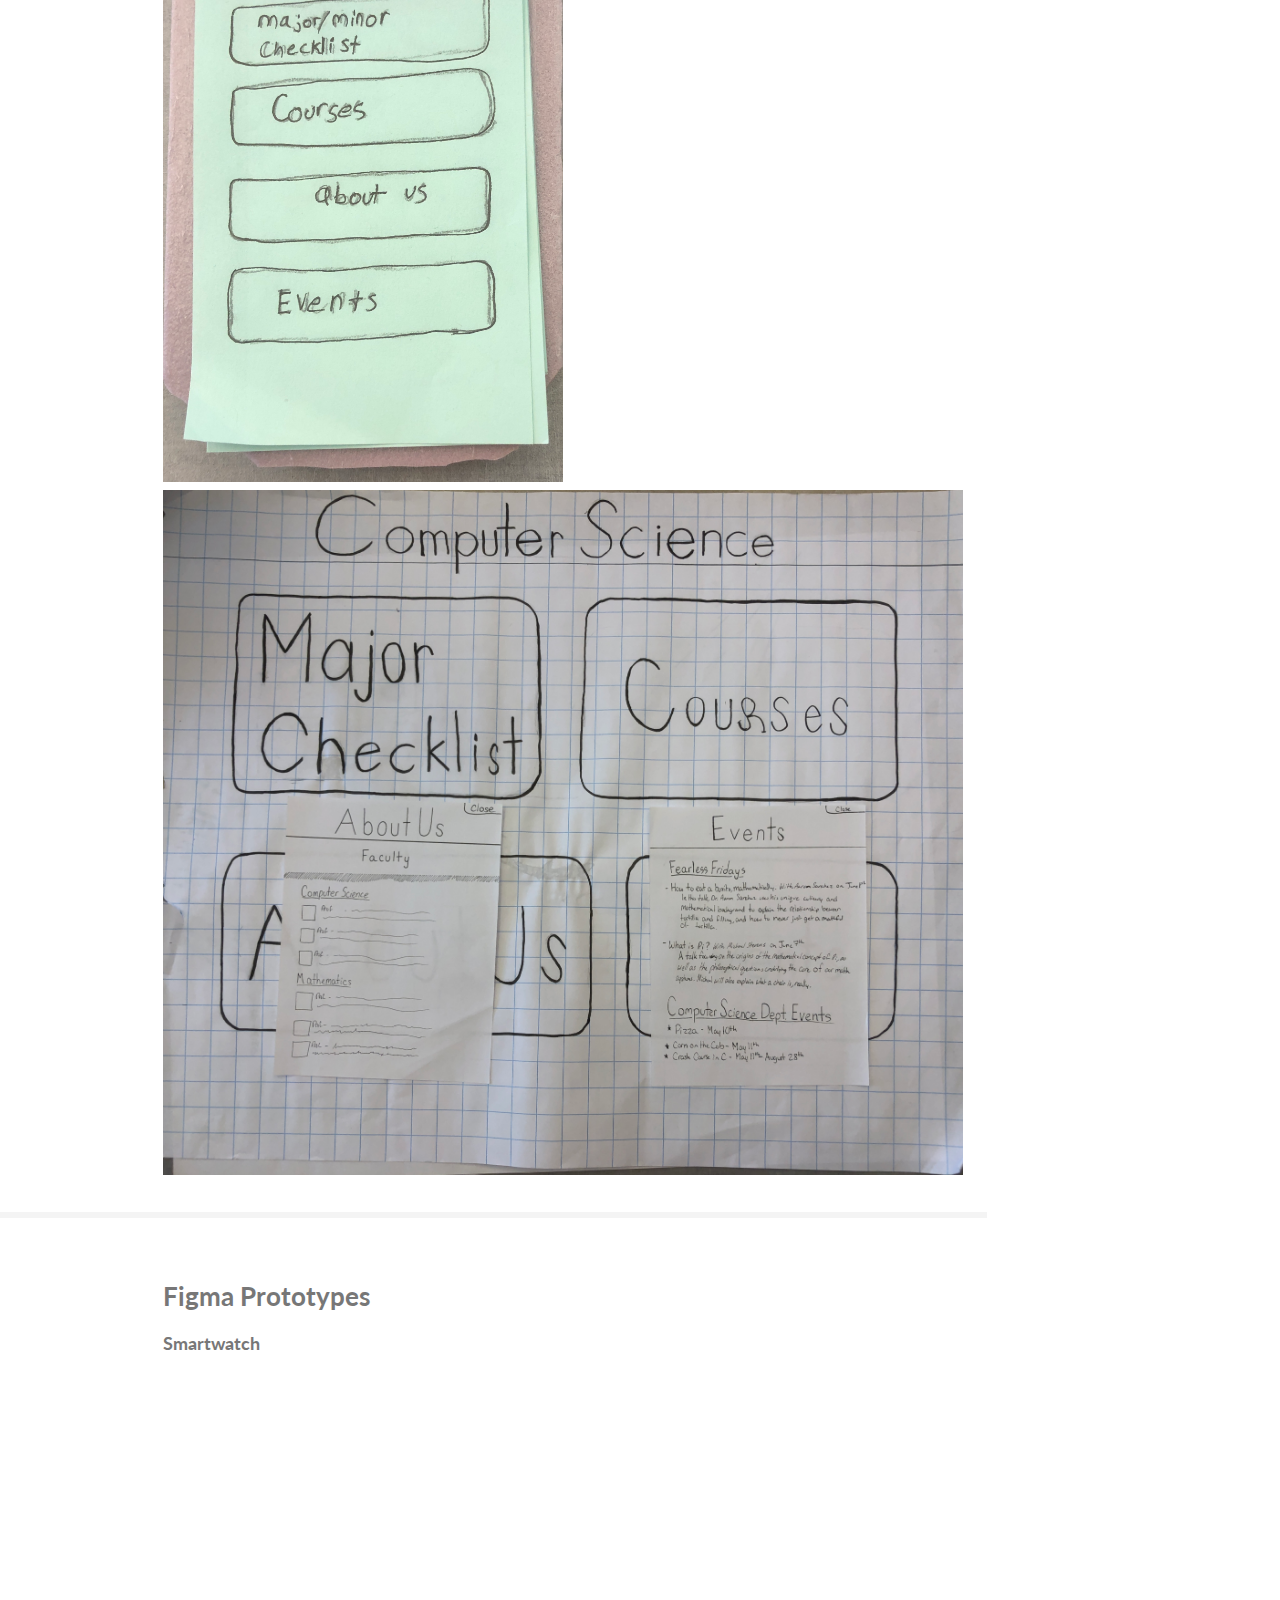
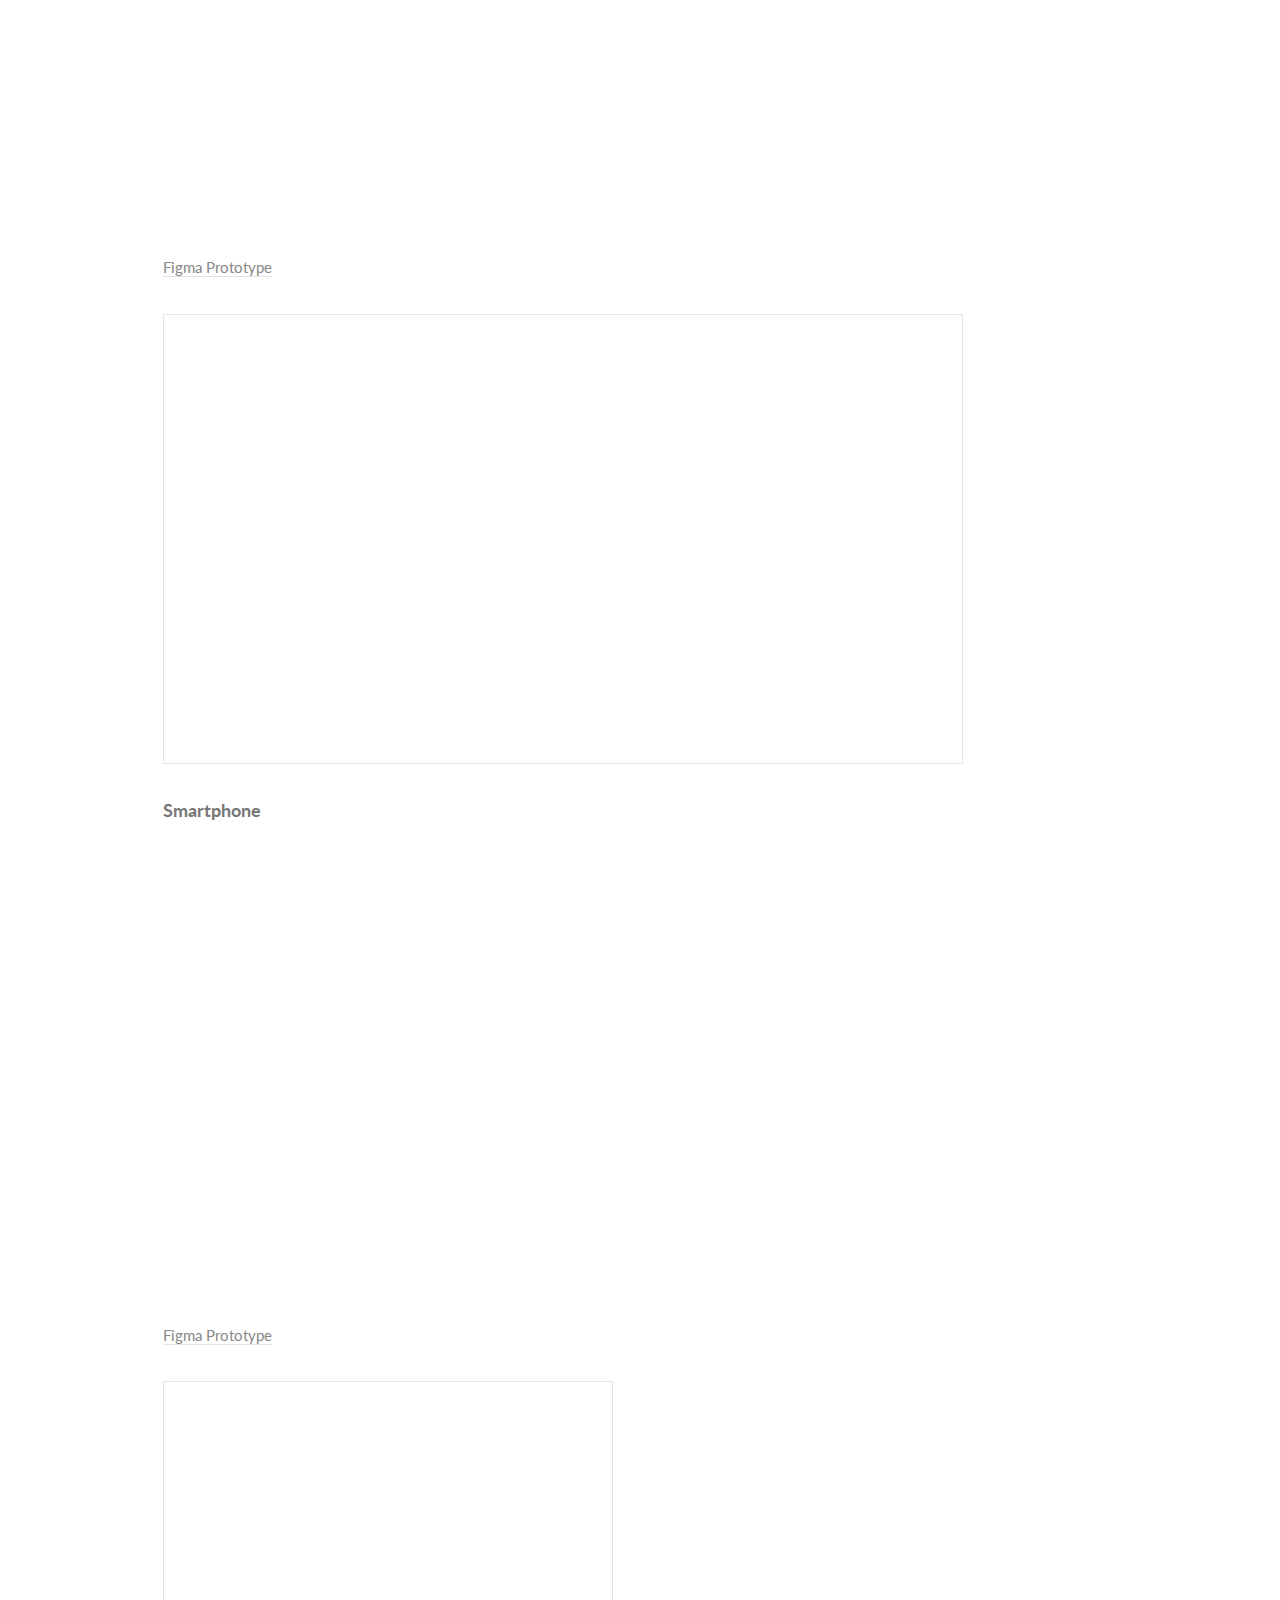
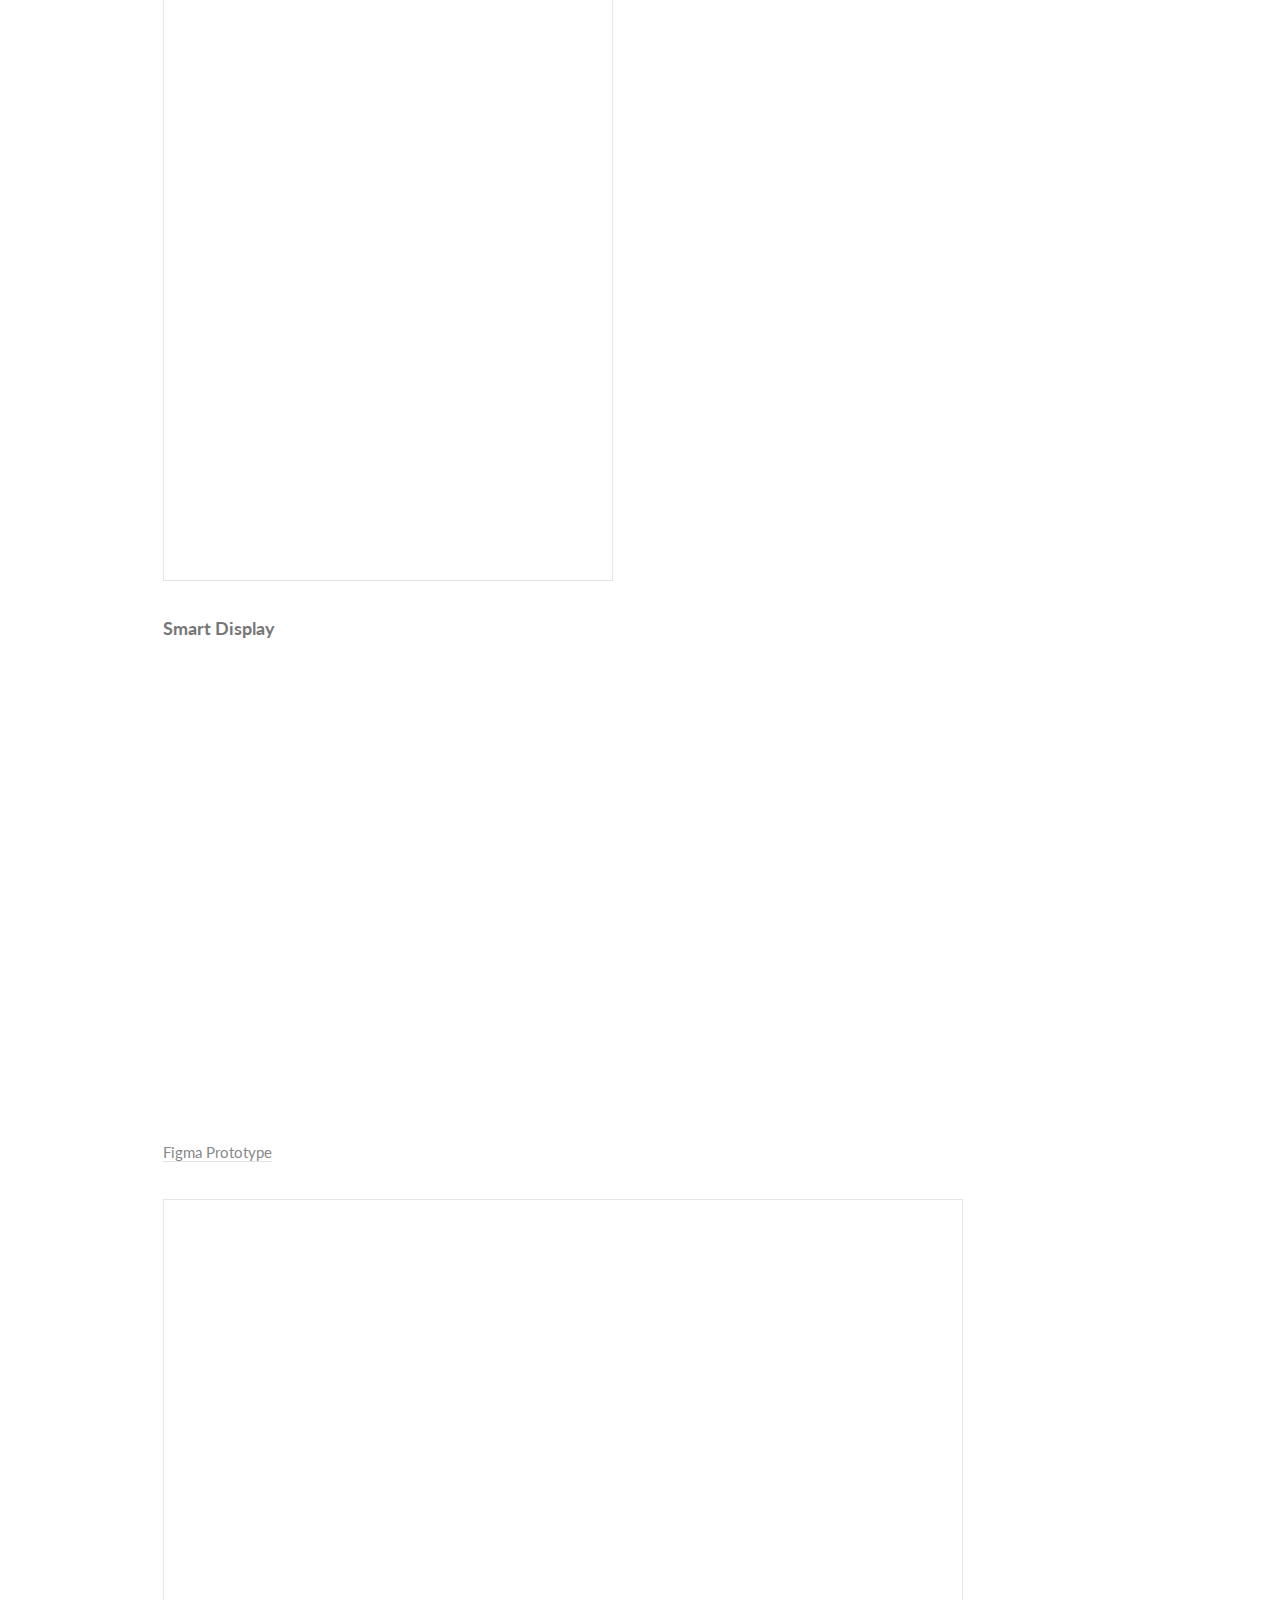
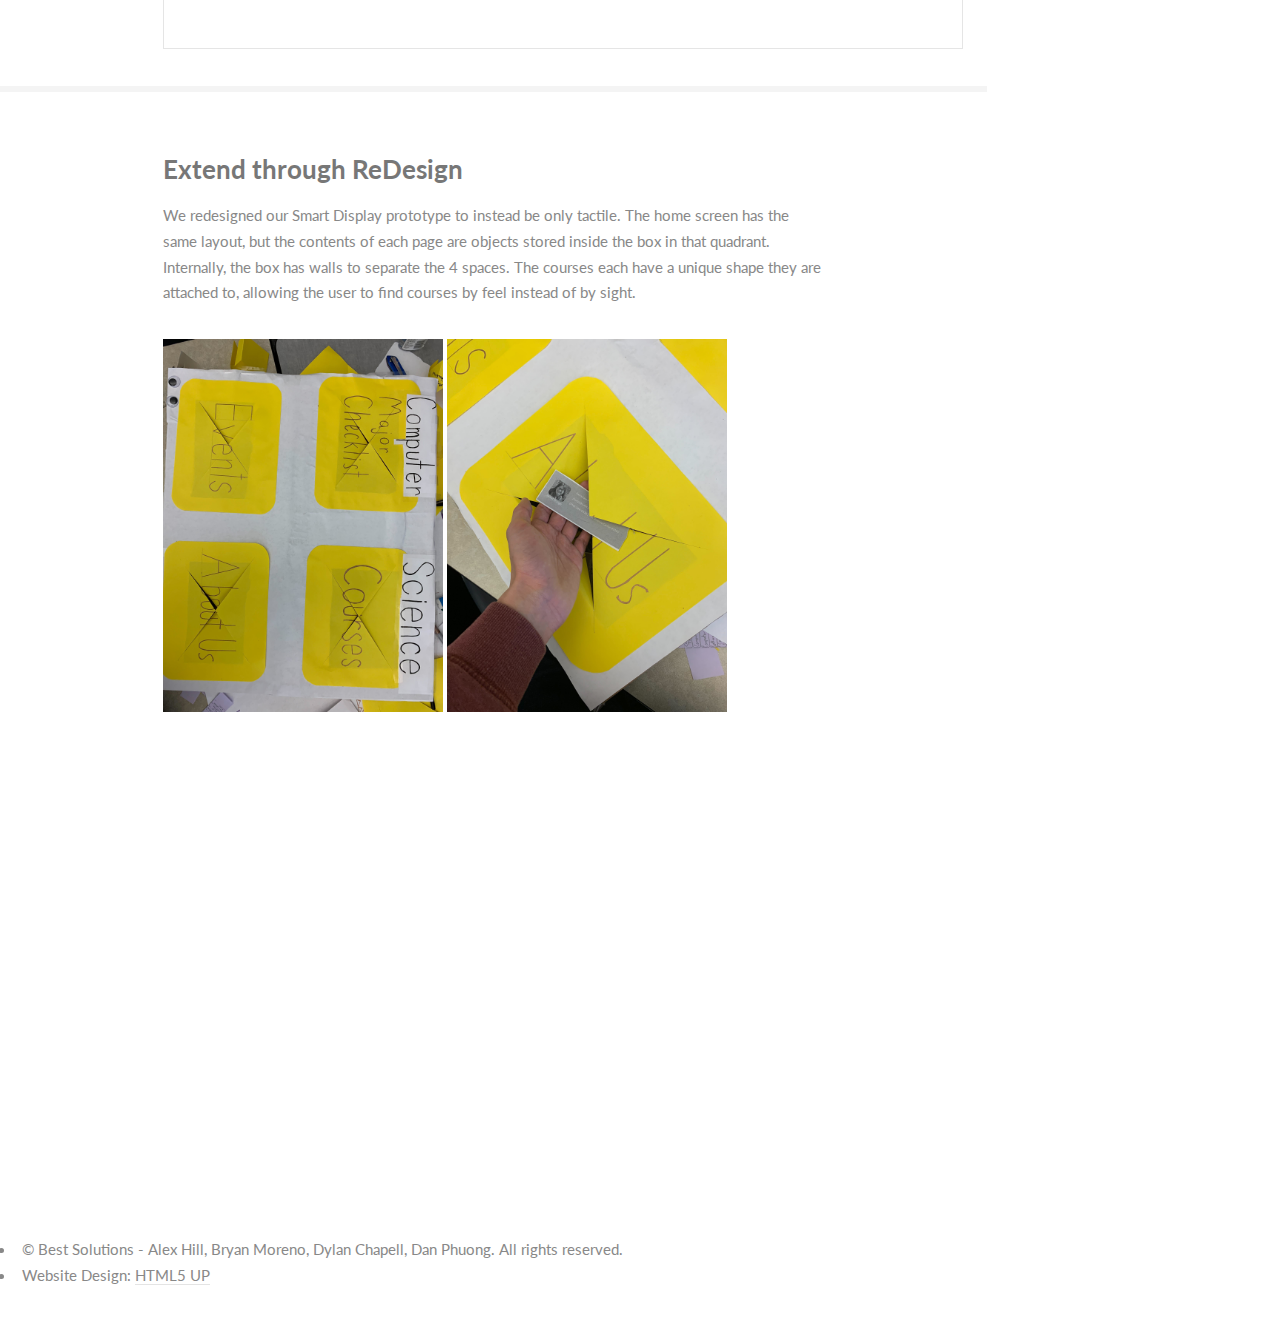
<file: HCI/mathcs-website/index.html>
<!DOCTYPE HTML>
<!--
	Read Only by HTML5 UP
	html5up.net | @ajlkn
	Free for personal and commercial use under the CCA 3.0 license (html5up.net/license)
-->
<html>
	<head>
		<title>Best Solns. </title>
		<meta charset="utf-8" />
		<meta name="viewport" content="width=device-width, initial-scale=1, user-scalable=no" />
		<link rel="stylesheet" href="assets/css/main.css" />
	</head>
	<body class="is-preload">

		<!-- Header -->
			<section id="header">
				<header>
					<h1 id="logo"><a href="#">Best Solns Inc.</a></h1>
				</header>
				<nav id="nav">
					<ul>
						<!-- <li><a href="#one" class="active">About</a></li> -->
						<li><a href="#two">Affinity Diagram</a></li>
						<li><a href="#three">Personas</a></li>
						<li><a href="#four">How Might We?</a></li>
						<li><a href="#five">Mood Board</a></li>
						<li><a href="#six">Storyboard</a></li>
						<li><a href="#seven">Concept Video</a></li>
						<li><a href="#eight">Paper Prototypes</a></li>
						<li><a href="#nine">Figma Prototypes</a></li>
						<li><a href="#ten">Extend through ReDesign</a></li>
					</ul>
				</nav>
				<footer>
			</section>

		<!-- Wrapper -->
			<div id="wrapper">

				<!-- Main -->
					<div id="main">

						<!-- One -->
							<section id="one">
							<!--remove header img
								<div class="image main" data-position="center">
									<img src="images/banner.jpg" alt="" />
								</div>
							-->
								<div class="container">
									<header class="major">
										<h2>Math and Computer Science Website Redesign</h2>
										<p>By Bryan Moreno, Alex Hill, Dan Phuong, and Dylan Chapell</p>
									</header>
									<p>For this project, we conducted a needfinding process around the <a href="https://www.coloradocollege.edu/academics/dept/mathcs/">current Math and CS Dept. website</a> and designed prototypes for multiple devices to address the issues we found.</p>
								</div>
							</section>

						<!-- Two -->
							<section id="two">
								<div class="container">
									<h3>Affinity Diagram</h3>
									<img src="images/Affinity Diagram.png" alt="Screenshot of a Jamboard with user feedback and observations grouped into the categories Positive feedback, accesability problems, asthetic problems, and 'not where people go for major reqiurements'"
									width = 600px>
									<br></br>
								</div>
							</section>

						<!-- Three -->
							<section id="three">
								<div class="container">
									<h3>Personas</h3>
									<img src="images/Project Personas.png" width=800px>
								</div>
							</section>

						<!-- Four -->
							<section id="four">
								<div class="container">
									<h3>How might we streamline information finding for prospective Computer Science majors by redesigning the CC Math and Computer Science website?</h3>
								</div>
							</section>

						<!-- Five -->
							<section id="five">
								<div class="container">
									<h3>Mood Board</h3>
									<img src="images/mood_board.png" width=800px>
								</div>
							</section>

						<!-- Six -->
							<section id="six">
								<div class="container">
									<h3>Storyboard</h3>
									<img src="images/story_board.jpeg" width=800px>
								</div>
							</section>

						<!-- Seven -->
							<section id="seven">
								<div class="container">
									<h3>Concept Video</h3>
									<iframe src="https://drive.google.com/file/d/1PwnD2q8kiIo_cHlEsW0sERDrslmrI8nt/preview" width="640" height="480" allow="autoplay"></iframe>
								</div>
							</section>

						<!-- Eight -->
							<section id="eight">
								<div class="container">
									<h3>Paper Prototypes</h3>
									<img src="images/watch_phys_prot.jpeg" width=800px>
									<img src="images/smartphone.jpeg" width=400px>
									<img src="images/smart_display.jpeg" width=800px>
								</div>
							</section>

						<!-- Nine -->
							<section id="nine">
								<div class="container">
									<h3>Figma Prototypes</h3>
									<h4>Smartwatch</h4>
									<iframe src="https://drive.google.com/file/d/1D_Krh5QjVuwHnOJ1YXhCrHLzA9JvXWKG/preview" width="480" height="480" allow="autoplay"></iframe>
									<p><a href="https://www.figma.com/proto/qmiAh3JvnJXhVNKePGgMhY/Watch-Prototype?node-id=2-2&starting-point-node-id=2%3A2">Figma Prototype</a></p>
									<iframe style="border: 1px solid rgba(0, 0, 0,     0.1);" width="800" height="450" src="https://www.figma.com/embed?embed_host=share&url=https%3A%2F%2Fwww.figma.com%2Fproto%2FqmiAh3JvnJXhVNKePGgMhY%2FWatch-Prototype%3Fnode-id%3D2-2%26starting-point-node-id%3D2%253A2" allowfullscreen></iframe>
									<br></br>


									<h4>Smartphone</h4>
									<iframe src="https://drive.google.com/file/d/1gmf-y58lZ_8kJblaijb9Iep7oX_xzLb_/preview" width="640" height="480" allow="autoplay"></iframe>
									<p><a href="https://www.figma.com/proto/mtLtWACtp1oMWUUsLc1i9y/Phone-Prototype?type=design&node-id=2-16&scaling=min-zoom&page-id=0%3A1&starting-point-node-id=2%3A16">Figma Prototype</a></p>
									<iframe style="border: 1px solid rgba(0, 0, 0, 0.1);" width="450" height="800" src="https://www.figma.com/embed?embed_host=share&url=https%3A%2F%2Fwww.figma.com%2Fproto%2FmtLtWACtp1oMWUUsLc1i9y%2FPhone-Prototype%3Ftype%3Ddesign%26node-id%3D2-16%26scaling%3Dmin-zoom%26page-id%3D0%253A1%26starting-point-node-id%3D2%253A16" allowfullscreen></iframe>
									<br></br>

									<h4>Smart Display</h4>
									<iframe src="https://drive.google.com/file/d/1eNZA0y4NRbd7GNxCmyMGJJzSj1uR-yvL/preview" width="640" height="480" allow="autoplay"></iframe>
									<p><a href="https://www.figma.com/proto/hsxrJJAdI4hLDSO6ZZsBJD/Smart-Display-Prototype?type=design&scaling=scale-down&page-id=0%3A1&node-id=2-3">Figma Prototype</a></p>
									<iframe style="border: 1px solid rgba(0, 0, 0, 0.1);" width="800" height="450" src="https://www.figma.com/embed?embed_host=share&url=https%3A%2F%2Fwww.figma.com%2Fproto%2FhsxrJJAdI4hLDSO6ZZsBJD%2FSmart-Display-Prototype%3Ftype%3Ddesign%26scaling%3Dscale-down%26page-id%3D0%253A1%26node-id%3D2-3" allowfullscreen></iframe>

								</div>
							</section>

						<!-- Ten -->
							<section id="ten">
								<div class="container">
									<h3>Extend through ReDesign</h3>
									<p>We redesigned our Smart Display prototype to instead be only tactile. The home screen has the same layout, but the contents of each page are objects stored inside the box in that quadrant. Internally, the box has walls to separate the 4 spaces. The courses each have a unique shape they are attached to, allowing the user to find courses by feel instead of by sight.</p>
									<span>
									<img src="images/redesign-img1.jpg" width=280px>
									<img src="images/redesign-img2.jpg" width=280px>
									<iframe src="https://drive.google.com/file/d/1F5jyPj7N9oU_jexHtzknAlJy_olIWJfk/preview" width="280" height="480" allow="autoplay"></iframe>
									<!--normally 640-->
									</span>
								</div>
							</section>



							<ul class="copyright">
								<li>&copy; Best Solutions - Alex Hill, Bryan Moreno, Dylan Chapell, Dan Phuong. All rights reserved.</li><li>Website Design: <a href="http://html5up.net">HTML5 UP</a></li>
							</ul>
						</div>
					</section>

			</div>

		<!-- Scripts -->
			<script src="assets/js/jquery.min.js"></script>
			<script src="assets/js/jquery.scrollex.min.js"></script>
			<script src="assets/js/jquery.scrolly.min.js"></script>
			<script src="assets/js/browser.min.js"></script>
			<script src="assets/js/breakpoints.min.js"></script>
			<script src="assets/js/util.js"></script>
			<script src="assets/js/main.js"></script>

	</body>
</html>
</file>
<file: style.css>
body {
	background-color: #EAC7DC;
}

footer {
	text-align: center;
	font-size: small;
}
#name-header {	text-align: center;
	color: #ffffff;
	text-shadow: 2px 2px black;
}
#cs-student {	text-align:center;
	color: #ffffff;
	text-shadow: -1px 0 black, 0 1px black, 1px 0 black, 0 -1px black;
}
header {
	padding-bottom: 5px;
	border-bottom: 1px solid #000000;
	text-align:center;
}

#contact-info {
	text-align:center;
}

#content {
	border-bottom: 1px solid #000000;
}

.left{text-align:left;
	float:left;}

.right{text-align:right;
	float:right;}
</file>
<file: HCI/assets/css/main.css>
@import url("fontawesome-all.min.css");
@import url("https://fonts.googleapis.com/css?family=Lato:400,400italic,700,700italic|Source+Code+Pro:400");

/*
	Read Only by HTML5 UP
	html5up.net | @ajlkn
	Free for personal and commercial use under the CCA 3.0 license (html5up.net/license)
*/

html, body, div, span, applet, object,
iframe, h1, h2, h3, h4, h5, h6, p, blockquote,
pre, a, abbr, acronym, address, big, cite,
code, del, dfn, em, img, ins, kbd, q, s, samp,
small, strike, strong, sub, sup, tt, var, b,
u, i, center, dl, dt, dd, ol, ul, li, fieldset,
form, label, legend, table, caption, tbody,
tfoot, thead, tr, th, td, article, aside,
canvas, details, embed, figure, figcaption,
footer, header, hgroup, menu, nav, output, ruby,
section, summary, time, mark, audio, video {
	margin: 0;
	padding: 0;
	border: 0;
	font-size: 100%;
	font: inherit;
	vertical-align: baseline;}

article, aside, details, figcaption, figure,
footer, header, hgroup, menu, nav, section {
	display: block;}

body {
	line-height: 1;
}

ol, ul {
	list-style: none;
}

blockquote, q {
	quotes: none;
}

	blockquote:before, blockquote:after, q:before, q:after {
		content: '';
		content: none;
	}

table {
	border-collapse: collapse;
	border-spacing: 0;
}

body {
	-webkit-text-size-adjust: none;
}

mark {
	background-color: transparent;
	color: inherit;
}

input::-moz-focus-inner {
	border: 0;
	padding: 0;
}

input, select, textarea {
	-moz-appearance: none;
	-webkit-appearance: none;
	-ms-appearance: none;
	appearance: none;
}

/* Basic */

	html {
		box-sizing: border-box;
	}

	*, *:before, *:after {
		box-sizing: inherit;
	}

	body {
		background: #fff;
	}

		body.is-preload *, body.is-preload *:before, body.is-preload *:after {
			-moz-animation: none !important;
			-webkit-animation: none !important;
			-ms-animation: none !important;
			animation: none !important;
			-moz-transition: none !important;
			-webkit-transition: none !important;
			-ms-transition: none !important;
			transition: none !important;
		}

	body, input, select, textarea {
		color: #888;
		font-family: "Lato", sans-serif;
		font-size: 16pt;
		font-weight: 400;
		line-height: 1.75em;
	}

	a {
		-moz-transition: color 0.2s ease-in-out, border-color 0.2s ease-in-out;
		-webkit-transition: color 0.2s ease-in-out, border-color 0.2s ease-in-out;
		-ms-transition: color 0.2s ease-in-out, border-color 0.2s ease-in-out;
		transition: color 0.2s ease-in-out, border-color 0.2s ease-in-out;
		border-bottom: solid 1px #e4e4e4;
		color: inherit;
		text-decoration: none;
	}

		a:hover {
			border-bottom-color: transparent;
			color: #4acaa8 !important;
		}

	strong, b {
		color: #777;
		font-weight: 700;
	}

	em, i {
		font-style: italic;
	}

	p {
		margin: 0 0 2.25em 0;
	}

	h1, h2, h3, h4, h5, h6 {
		color: #777;
		font-weight: 700;
		line-height: 1em;
		margin: 0 0 0.5625em 0;
	}

		h1 a, h2 a, h3 a, h4 a, h5 a, h6 a {
			border: 0;
			color: inherit;
			text-decoration: none;
		}

	h2 {
		font-size: 2em;
		line-height: 1.5em;
	}

	h3 {
		font-size: 1.75em;
		line-height: 1.5em;
	}

	h4 {
		font-size: 1.25em;
		line-height: 1.5em;
	}

	h5 {
		font-size: 0.9em;
		line-height: 1.5em;
	}

	h6 {
		font-size: 0.7em;
		line-height: 1.5em;
	}

	sub {
		font-size: 0.8em;
		position: relative;
		top: 0.5em;
	}

	sup {
		font-size: 0.8em;
		position: relative;
		top: -0.5em;
	}

	hr {
		border: 0;
		border-bottom: solid 2px #f4f4f4;
		margin: 2.25em 0;
	}

		hr.major {
			margin: 3.375em 0;
		}

	blockquote {
		border-left: solid 8px #e4e4e4;
		font-style: italic;
		margin: 0 0 2.25em 0;
		padding: 0.5em 0 0.5em 2em;
	}

	code {
		background: #555;
		border-radius: 5px;
		color: #fff;
		font-family: "Source Code Pro", monospace;
		font-size: 0.9em;
		margin: 0 0.25em;
		padding: 0.25em 0.65em;
	}

	pre {
		font-family: "Source Code Pro", monospace;
		font-size: 0.9em;
		margin: 0 0 2.25em 0;
	}

		pre code {
			-webkit-overflow-scrolling: touch;
			display: block;
			line-height: 1.5em;
			overflow-x: auto;
			padding: 1em 1.5em;
		}

	.align-left {
		text-align: left;
	}

	.align-center {
		text-align: center;
	}

	.align-right {
		text-align: right;
	}

/* Row */

	.row {
		display: flex;
		flex-wrap: wrap;
		box-sizing: border-box;
		align-items: stretch;
	}

		.row > * {
			box-sizing: border-box;
		}

		.row.gtr-uniform > * > :last-child {
			margin-bottom: 0;
		}

		.row.aln-left {
			justify-content: flex-start;
		}

		.row.aln-center {
			justify-content: center;
		}

		.row.aln-right {
			justify-content: flex-end;
		}

		.row.aln-top {
			align-items: flex-start;
		}

		.row.aln-middle {
			align-items: center;
		}

		.row.aln-bottom {
			align-items: flex-end;
		}

		.row > .imp {
			order: -1;
		}

		.row > .col-1 {
			width: 8.33333%;
		}

		.row > .off-1 {
			margin-left: 8.33333%;
		}

		.row > .col-2 {
			width: 16.66667%;
		}

		.row > .off-2 {
			margin-left: 16.66667%;
		}

		.row > .col-3 {
			width: 25%;
		}

		.row > .off-3 {
			margin-left: 25%;
		}

		.row > .col-4 {
			width: 33.33333%;
		}

		.row > .off-4 {
			margin-left: 33.33333%;
		}

		.row > .col-5 {
			width: 41.66667%;
		}

		.row > .off-5 {
			margin-left: 41.66667%;
		}

		.row > .col-6 {
			width: 50%;
		}

		.row > .off-6 {
			margin-left: 50%;
		}

		.row > .col-7 {
			width: 58.33333%;
		}

		.row > .off-7 {
			margin-left: 58.33333%;
		}

		.row > .col-8 {
			width: 66.66667%;
		}

		.row > .off-8 {
			margin-left: 66.66667%;
		}

		.row > .col-9 {
			width: 75%;
		}

		.row > .off-9 {
			margin-left: 75%;
		}

		.row > .col-10 {
			width: 83.33333%;
		}

		.row > .off-10 {
			margin-left: 83.33333%;
		}

		.row > .col-11 {
			width: 91.66667%;
		}

		.row > .off-11 {
			margin-left: 91.66667%;
		}

		.row > .col-12 {
			width: 100%;
		}

		.row > .off-12 {
			margin-left: 100%;
		}

		.row.gtr-0 {
			margin-top: 0;
			margin-left: 0em;
		}

			.row.gtr-0 > * {
				padding: 0 0 0 0em;
			}

			.row.gtr-0.gtr-uniform {
				margin-top: 0em;
			}

				.row.gtr-0.gtr-uniform > * {
					padding-top: 0em;
				}

		.row.gtr-25 {
			margin-top: 0;
			margin-left: -0.5em;
		}

			.row.gtr-25 > * {
				padding: 0 0 0 0.5em;
			}

			.row.gtr-25.gtr-uniform {
				margin-top: -0.5em;
			}

				.row.gtr-25.gtr-uniform > * {
					padding-top: 0.5em;
				}

		.row.gtr-50 {
			margin-top: 0;
			margin-left: -1em;
		}

			.row.gtr-50 > * {
				padding: 0 0 0 1em;
			}

			.row.gtr-50.gtr-uniform {
				margin-top: -1em;
			}

				.row.gtr-50.gtr-uniform > * {
					padding-top: 1em;
				}

		.row {
			margin-top: 0;
			margin-left: -2em;
		}

			.row > * {
				padding: 0 0 0 2em;
			}

			.row.gtr-uniform {
				margin-top: -2em;
			}

				.row.gtr-uniform > * {
					padding-top: 2em;
				}

		.row.gtr-150 {
			margin-top: 0;
			margin-left: -3em;
		}

			.row.gtr-150 > * {
				padding: 0 0 0 3em;
			}

			.row.gtr-150.gtr-uniform {
				margin-top: -3em;
			}

				.row.gtr-150.gtr-uniform > * {
					padding-top: 3em;
				}

		.row.gtr-200 {
			margin-top: 0;
			margin-left: -4em;
		}

			.row.gtr-200 > * {
				padding: 0 0 0 4em;
			}

			.row.gtr-200.gtr-uniform {
				margin-top: -4em;
			}

				.row.gtr-200.gtr-uniform > * {
					padding-top: 4em;
				}

		@media screen and (max-width: 1680px) {

			.row {
				display: flex;
				flex-wrap: wrap;
				box-sizing: border-box;
				align-items: stretch;
			}

				.row > * {
					box-sizing: border-box;
				}

				.row.gtr-uniform > * > :last-child {
					margin-bottom: 0;
				}

				.row.aln-left {
					justify-content: flex-start;
				}

				.row.aln-center {
					justify-content: center;
				}

				.row.aln-right {
					justify-content: flex-end;
				}

				.row.aln-top {
					align-items: flex-start;
				}

				.row.aln-middle {
					align-items: center;
				}

				.row.aln-bottom {
					align-items: flex-end;
				}

				.row > .imp-xlarge {
					order: -1;
				}

				.row > .col-1-xlarge {
					width: 8.33333%;
				}

				.row > .off-1-xlarge {
					margin-left: 8.33333%;
				}

				.row > .col-2-xlarge {
					width: 16.66667%;
				}

				.row > .off-2-xlarge {
					margin-left: 16.66667%;
				}

				.row > .col-3-xlarge {
					width: 25%;
				}

				.row > .off-3-xlarge {
					margin-left: 25%;
				}

				.row > .col-4-xlarge {
					width: 33.33333%;
				}

				.row > .off-4-xlarge {
					margin-left: 33.33333%;
				}

				.row > .col-5-xlarge {
					width: 41.66667%;
				}

				.row > .off-5-xlarge {
					margin-left: 41.66667%;
				}

				.row > .col-6-xlarge {
					width: 50%;
				}

				.row > .off-6-xlarge {
					margin-left: 50%;
				}

				.row > .col-7-xlarge {
					width: 58.33333%;
				}

				.row > .off-7-xlarge {
					margin-left: 58.33333%;
				}

				.row > .col-8-xlarge {
					width: 66.66667%;
				}

				.row > .off-8-xlarge {
					margin-left: 66.66667%;
				}

				.row > .col-9-xlarge {
					width: 75%;
				}

				.row > .off-9-xlarge {
					margin-left: 75%;
				}

				.row > .col-10-xlarge {
					width: 83.33333%;
				}

				.row > .off-10-xlarge {
					margin-left: 83.33333%;
				}

				.row > .col-11-xlarge {
					width: 91.66667%;
				}

				.row > .off-11-xlarge {
					margin-left: 91.66667%;
				}

				.row > .col-12-xlarge {
					width: 100%;
				}

				.row > .off-12-xlarge {
					margin-left: 100%;
				}

				.row.gtr-0 {
					margin-top: 0;
					margin-left: 0em;
				}

					.row.gtr-0 > * {
						padding: 0 0 0 0em;
					}

					.row.gtr-0.gtr-uniform {
						margin-top: 0em;
					}

						.row.gtr-0.gtr-uniform > * {
							padding-top: 0em;
						}

				.row.gtr-25 {
					margin-top: 0;
					margin-left: -0.5em;
				}

					.row.gtr-25 > * {
						padding: 0 0 0 0.5em;
					}

					.row.gtr-25.gtr-uniform {
						margin-top: -0.5em;
					}

						.row.gtr-25.gtr-uniform > * {
							padding-top: 0.5em;
						}

				.row.gtr-50 {
					margin-top: 0;
					margin-left: -1em;
				}

					.row.gtr-50 > * {
						padding: 0 0 0 1em;
					}

					.row.gtr-50.gtr-uniform {
						margin-top: -1em;
					}

						.row.gtr-50.gtr-uniform > * {
							padding-top: 1em;
						}

				.row {
					margin-top: 0;
					margin-left: -2em;
				}

					.row > * {
						padding: 0 0 0 2em;
					}

					.row.gtr-uniform {
						margin-top: -2em;
					}

						.row.gtr-uniform > * {
							padding-top: 2em;
						}

				.row.gtr-150 {
					margin-top: 0;
					margin-left: -3em;
				}

					.row.gtr-150 > * {
						padding: 0 0 0 3em;
					}

					.row.gtr-150.gtr-uniform {
						margin-top: -3em;
					}

						.row.gtr-150.gtr-uniform > * {
							padding-top: 3em;
						}

				.row.gtr-200 {
					margin-top: 0;
					margin-left: -4em;
				}

					.row.gtr-200 > * {
						padding: 0 0 0 4em;
					}

					.row.gtr-200.gtr-uniform {
						margin-top: -4em;
					}

						.row.gtr-200.gtr-uniform > * {
							padding-top: 4em;
						}

		}

		@media screen and (max-width: 1280px) {

			.row {
				display: flex;
				flex-wrap: wrap;
				box-sizing: border-box;
				align-items: stretch;
			}

				.row > * {
					box-sizing: border-box;
				}

				.row.gtr-uniform > * > :last-child {
					margin-bottom: 0;
				}

				.row.aln-left {
					justify-content: flex-start;
				}

				.row.aln-center {
					justify-content: center;
				}

				.row.aln-right {
					justify-content: flex-end;
				}

				.row.aln-top {
					align-items: flex-start;
				}

				.row.aln-middle {
					align-items: center;
				}

				.row.aln-bottom {
					align-items: flex-end;
				}

				.row > .imp-large {
					order: -1;
				}

				.row > .col-1-large {
					width: 8.33333%;
				}

				.row > .off-1-large {
					margin-left: 8.33333%;
				}

				.row > .col-2-large {
					width: 16.66667%;
				}

				.row > .off-2-large {
					margin-left: 16.66667%;
				}

				.row > .col-3-large {
					width: 25%;
				}

				.row > .off-3-large {
					margin-left: 25%;
				}

				.row > .col-4-large {
					width: 33.33333%;
				}

				.row > .off-4-large {
					margin-left: 33.33333%;
				}

				.row > .col-5-large {
					width: 41.66667%;
				}

				.row > .off-5-large {
					margin-left: 41.66667%;
				}

				.row > .col-6-large {
					width: 50%;
				}

				.row > .off-6-large {
					margin-left: 50%;
				}

				.row > .col-7-large {
					width: 58.33333%;
				}

				.row > .off-7-large {
					margin-left: 58.33333%;
				}

				.row > .col-8-large {
					width: 66.66667%;
				}

				.row > .off-8-large {
					margin-left: 66.66667%;
				}

				.row > .col-9-large {
					width: 75%;
				}

				.row > .off-9-large {
					margin-left: 75%;
				}

				.row > .col-10-large {
					width: 83.33333%;
				}

				.row > .off-10-large {
					margin-left: 83.33333%;
				}

				.row > .col-11-large {
					width: 91.66667%;
				}

				.row > .off-11-large {
					margin-left: 91.66667%;
				}

				.row > .col-12-large {
					width: 100%;
				}

				.row > .off-12-large {
					margin-left: 100%;
				}

				.row.gtr-0 {
					margin-top: 0;
					margin-left: 0em;
				}

					.row.gtr-0 > * {
						padding: 0 0 0 0em;
					}

					.row.gtr-0.gtr-uniform {
						margin-top: 0em;
					}

						.row.gtr-0.gtr-uniform > * {
							padding-top: 0em;
						}

				.row.gtr-25 {
					margin-top: 0;
					margin-left: -0.375em;
				}

					.row.gtr-25 > * {
						padding: 0 0 0 0.375em;
					}

					.row.gtr-25.gtr-uniform {
						margin-top: -0.375em;
					}

						.row.gtr-25.gtr-uniform > * {
							padding-top: 0.375em;
						}

				.row.gtr-50 {
					margin-top: 0;
					margin-left: -0.75em;
				}

					.row.gtr-50 > * {
						padding: 0 0 0 0.75em;
					}

					.row.gtr-50.gtr-uniform {
						margin-top: -0.75em;
					}

						.row.gtr-50.gtr-uniform > * {
							padding-top: 0.75em;
						}

				.row {
					margin-top: 0;
					margin-left: -1.5em;
				}

					.row > * {
						padding: 0 0 0 1.5em;
					}

					.row.gtr-uniform {
						margin-top: -1.5em;
					}

						.row.gtr-uniform > * {
							padding-top: 1.5em;
						}

				.row.gtr-150 {
					margin-top: 0;
					margin-left: -2.25em;
				}

					.row.gtr-150 > * {
						padding: 0 0 0 2.25em;
					}

					.row.gtr-150.gtr-uniform {
						margin-top: -2.25em;
					}

						.row.gtr-150.gtr-uniform > * {
							padding-top: 2.25em;
						}

				.row.gtr-200 {
					margin-top: 0;
					margin-left: -3em;
				}

					.row.gtr-200 > * {
						padding: 0 0 0 3em;
					}

					.row.gtr-200.gtr-uniform {
						margin-top: -3em;
					}

						.row.gtr-200.gtr-uniform > * {
							padding-top: 3em;
						}

		}

		@media screen and (max-width: 1024px) {

			.row {
				display: flex;
				flex-wrap: wrap;
				box-sizing: border-box;
				align-items: stretch;
			}

				.row > * {
					box-sizing: border-box;
				}

				.row.gtr-uniform > * > :last-child {
					margin-bottom: 0;
				}

				.row.aln-left {
					justify-content: flex-start;
				}

				.row.aln-center {
					justify-content: center;
				}

				.row.aln-right {
					justify-content: flex-end;
				}

				.row.aln-top {
					align-items: flex-start;
				}

				.row.aln-middle {
					align-items: center;
				}

				.row.aln-bottom {
					align-items: flex-end;
				}

				.row > .imp-medium {
					order: -1;
				}

				.row > .col-1-medium {
					width: 8.33333%;
				}

				.row > .off-1-medium {
					margin-left: 8.33333%;
				}

				.row > .col-2-medium {
					width: 16.66667%;
				}

				.row > .off-2-medium {
					margin-left: 16.66667%;
				}

				.row > .col-3-medium {
					width: 25%;
				}

				.row > .off-3-medium {
					margin-left: 25%;
				}

				.row > .col-4-medium {
					width: 33.33333%;
				}

				.row > .off-4-medium {
					margin-left: 33.33333%;
				}

				.row > .col-5-medium {
					width: 41.66667%;
				}

				.row > .off-5-medium {
					margin-left: 41.66667%;
				}

				.row > .col-6-medium {
					width: 50%;
				}

				.row > .off-6-medium {
					margin-left: 50%;
				}

				.row > .col-7-medium {
					width: 58.33333%;
				}

				.row > .off-7-medium {
					margin-left: 58.33333%;
				}

				.row > .col-8-medium {
					width: 66.66667%;
				}

				.row > .off-8-medium {
					margin-left: 66.66667%;
				}

				.row > .col-9-medium {
					width: 75%;
				}

				.row > .off-9-medium {
					margin-left: 75%;
				}

				.row > .col-10-medium {
					width: 83.33333%;
				}

				.row > .off-10-medium {
					margin-left: 83.33333%;
				}

				.row > .col-11-medium {
					width: 91.66667%;
				}

				.row > .off-11-medium {
					margin-left: 91.66667%;
				}

				.row > .col-12-medium {
					width: 100%;
				}

				.row > .off-12-medium {
					margin-left: 100%;
				}

				.row.gtr-0 {
					margin-top: 0;
					margin-left: 0em;
				}

					.row.gtr-0 > * {
						padding: 0 0 0 0em;
					}

					.row.gtr-0.gtr-uniform {
						margin-top: 0em;
					}

						.row.gtr-0.gtr-uniform > * {
							padding-top: 0em;
						}

				.row.gtr-25 {
					margin-top: 0;
					margin-left: -0.375em;
				}

					.row.gtr-25 > * {
						padding: 0 0 0 0.375em;
					}

					.row.gtr-25.gtr-uniform {
						margin-top: -0.375em;
					}

						.row.gtr-25.gtr-uniform > * {
							padding-top: 0.375em;
						}

				.row.gtr-50 {
					margin-top: 0;
					margin-left: -0.75em;
				}

					.row.gtr-50 > * {
						padding: 0 0 0 0.75em;
					}

					.row.gtr-50.gtr-uniform {
						margin-top: -0.75em;
					}

						.row.gtr-50.gtr-uniform > * {
							padding-top: 0.75em;
						}

				.row {
					margin-top: 0;
					margin-left: -1.5em;
				}

					.row > * {
						padding: 0 0 0 1.5em;
					}

					.row.gtr-uniform {
						margin-top: -1.5em;
					}

						.row.gtr-uniform > * {
							padding-top: 1.5em;
						}

				.row.gtr-150 {
					margin-top: 0;
					margin-left: -2.25em;
				}

					.row.gtr-150 > * {
						padding: 0 0 0 2.25em;
					}

					.row.gtr-150.gtr-uniform {
						margin-top: -2.25em;
					}

						.row.gtr-150.gtr-uniform > * {
							padding-top: 2.25em;
						}

				.row.gtr-200 {
					margin-top: 0;
					margin-left: -3em;
				}

					.row.gtr-200 > * {
						padding: 0 0 0 3em;
					}

					.row.gtr-200.gtr-uniform {
						margin-top: -3em;
					}

						.row.gtr-200.gtr-uniform > * {
							padding-top: 3em;
						}

		}

		@media screen and (max-width: 736px) {

			.row {
				display: flex;
				flex-wrap: wrap;
				box-sizing: border-box;
				align-items: stretch;
			}

				.row > * {
					box-sizing: border-box;
				}

				.row.gtr-uniform > * > :last-child {
					margin-bottom: 0;
				}

				.row.aln-left {
					justify-content: flex-start;
				}

				.row.aln-center {
					justify-content: center;
				}

				.row.aln-right {
					justify-content: flex-end;
				}

				.row.aln-top {
					align-items: flex-start;
				}

				.row.aln-middle {
					align-items: center;
				}

				.row.aln-bottom {
					align-items: flex-end;
				}

				.row > .imp-small {
					order: -1;
				}

				.row > .col-1-small {
					width: 8.33333%;
				}

				.row > .off-1-small {
					margin-left: 8.33333%;
				}

				.row > .col-2-small {
					width: 16.66667%;
				}

				.row > .off-2-small {
					margin-left: 16.66667%;
				}

				.row > .col-3-small {
					width: 25%;
				}

				.row > .off-3-small {
					margin-left: 25%;
				}

				.row > .col-4-small {
					width: 33.33333%;
				}

				.row > .off-4-small {
					margin-left: 33.33333%;
				}

				.row > .col-5-small {
					width: 41.66667%;
				}

				.row > .off-5-small {
					margin-left: 41.66667%;
				}

				.row > .col-6-small {
					width: 50%;
				}

				.row > .off-6-small {
					margin-left: 50%;
				}

				.row > .col-7-small {
					width: 58.33333%;
				}

				.row > .off-7-small {
					margin-left: 58.33333%;
				}

				.row > .col-8-small {
					width: 66.66667%;
				}

				.row > .off-8-small {
					margin-left: 66.66667%;
				}

				.row > .col-9-small {
					width: 75%;
				}

				.row > .off-9-small {
					margin-left: 75%;
				}

				.row > .col-10-small {
					width: 83.33333%;
				}

				.row > .off-10-small {
					margin-left: 83.33333%;
				}

				.row > .col-11-small {
					width: 91.66667%;
				}

				.row > .off-11-small {
					margin-left: 91.66667%;
				}

				.row > .col-12-small {
					width: 100%;
				}

				.row > .off-12-small {
					margin-left: 100%;
				}

				.row.gtr-0 {
					margin-top: 0;
					margin-left: 0em;
				}

					.row.gtr-0 > * {
						padding: 0 0 0 0em;
					}

					.row.gtr-0.gtr-uniform {
						margin-top: 0em;
					}

						.row.gtr-0.gtr-uniform > * {
							padding-top: 0em;
						}

				.row.gtr-25 {
					margin-top: 0;
					margin-left: -0.3125em;
				}

					.row.gtr-25 > * {
						padding: 0 0 0 0.3125em;
					}

					.row.gtr-25.gtr-uniform {
						margin-top: -0.3125em;
					}

						.row.gtr-25.gtr-uniform > * {
							padding-top: 0.3125em;
						}

				.row.gtr-50 {
					margin-top: 0;
					margin-left: -0.625em;
				}

					.row.gtr-50 > * {
						padding: 0 0 0 0.625em;
					}

					.row.gtr-50.gtr-uniform {
						margin-top: -0.625em;
					}

						.row.gtr-50.gtr-uniform > * {
							padding-top: 0.625em;
						}

				.row {
					margin-top: 0;
					margin-left: -1.25em;
				}

					.row > * {
						padding: 0 0 0 1.25em;
					}

					.row.gtr-uniform {
						margin-top: -1.25em;
					}

						.row.gtr-uniform > * {
							padding-top: 1.25em;
						}

				.row.gtr-150 {
					margin-top: 0;
					margin-left: -1.875em;
				}

					.row.gtr-150 > * {
						padding: 0 0 0 1.875em;
					}

					.row.gtr-150.gtr-uniform {
						margin-top: -1.875em;
					}

						.row.gtr-150.gtr-uniform > * {
							padding-top: 1.875em;
						}

				.row.gtr-200 {
					margin-top: 0;
					margin-left: -2.5em;
				}

					.row.gtr-200 > * {
						padding: 0 0 0 2.5em;
					}

					.row.gtr-200.gtr-uniform {
						margin-top: -2.5em;
					}

						.row.gtr-200.gtr-uniform > * {
							padding-top: 2.5em;
						}

		}

		@media screen and (max-width: 480px) {

			.row {
				display: flex;
				flex-wrap: wrap;
				box-sizing: border-box;
				align-items: stretch;
			}

				.row > * {
					box-sizing: border-box;
				}

				.row.gtr-uniform > * > :last-child {
					margin-bottom: 0;
				}

				.row.aln-left {
					justify-content: flex-start;
				}

				.row.aln-center {
					justify-content: center;
				}

				.row.aln-right {
					justify-content: flex-end;
				}

				.row.aln-top {
					align-items: flex-start;
				}

				.row.aln-middle {
					align-items: center;
				}

				.row.aln-bottom {
					align-items: flex-end;
				}

				.row > .imp-xsmall {
					order: -1;
				}

				.row > .col-1-xsmall {
					width: 8.33333%;
				}

				.row > .off-1-xsmall {
					margin-left: 8.33333%;
				}

				.row > .col-2-xsmall {
					width: 16.66667%;
				}

				.row > .off-2-xsmall {
					margin-left: 16.66667%;
				}

				.row > .col-3-xsmall {
					width: 25%;
				}

				.row > .off-3-xsmall {
					margin-left: 25%;
				}

				.row > .col-4-xsmall {
					width: 33.33333%;
				}

				.row > .off-4-xsmall {
					margin-left: 33.33333%;
				}

				.row > .col-5-xsmall {
					width: 41.66667%;
				}

				.row > .off-5-xsmall {
					margin-left: 41.66667%;
				}

				.row > .col-6-xsmall {
					width: 50%;
				}

				.row > .off-6-xsmall {
					margin-left: 50%;
				}

				.row > .col-7-xsmall {
					width: 58.33333%;
				}

				.row > .off-7-xsmall {
					margin-left: 58.33333%;
				}

				.row > .col-8-xsmall {
					width: 66.66667%;
				}

				.row > .off-8-xsmall {
					margin-left: 66.66667%;
				}

				.row > .col-9-xsmall {
					width: 75%;
				}

				.row > .off-9-xsmall {
					margin-left: 75%;
				}

				.row > .col-10-xsmall {
					width: 83.33333%;
				}

				.row > .off-10-xsmall {
					margin-left: 83.33333%;
				}

				.row > .col-11-xsmall {
					width: 91.66667%;
				}

				.row > .off-11-xsmall {
					margin-left: 91.66667%;
				}

				.row > .col-12-xsmall {
					width: 100%;
				}

				.row > .off-12-xsmall {
					margin-left: 100%;
				}

				.row.gtr-0 {
					margin-top: 0;
					margin-left: 0em;
				}

					.row.gtr-0 > * {
						padding: 0 0 0 0em;
					}

					.row.gtr-0.gtr-uniform {
						margin-top: 0em;
					}

						.row.gtr-0.gtr-uniform > * {
							padding-top: 0em;
						}

				.row.gtr-25 {
					margin-top: 0;
					margin-left: -0.3125em;
				}

					.row.gtr-25 > * {
						padding: 0 0 0 0.3125em;
					}

					.row.gtr-25.gtr-uniform {
						margin-top: -0.3125em;
					}

						.row.gtr-25.gtr-uniform > * {
							padding-top: 0.3125em;
						}

				.row.gtr-50 {
					margin-top: 0;
					margin-left: -0.625em;
				}

					.row.gtr-50 > * {
						padding: 0 0 0 0.625em;
					}

					.row.gtr-50.gtr-uniform {
						margin-top: -0.625em;
					}

						.row.gtr-50.gtr-uniform > * {
							padding-top: 0.625em;
						}

				.row {
					margin-top: 0;
					margin-left: -1.25em;
				}

					.row > * {
						padding: 0 0 0 1.25em;
					}

					.row.gtr-uniform {
						margin-top: -1.25em;
					}

						.row.gtr-uniform > * {
							padding-top: 1.25em;
						}

				.row.gtr-150 {
					margin-top: 0;
					margin-left: -1.875em;
				}

					.row.gtr-150 > * {
						padding: 0 0 0 1.875em;
					}

					.row.gtr-150.gtr-uniform {
						margin-top: -1.875em;
					}

						.row.gtr-150.gtr-uniform > * {
							padding-top: 1.875em;
						}

				.row.gtr-200 {
					margin-top: 0;
					margin-left: -2.5em;
				}

					.row.gtr-200 > * {
						padding: 0 0 0 2.5em;
					}

					.row.gtr-200.gtr-uniform {
						margin-top: -2.5em;
					}

						.row.gtr-200.gtr-uniform > * {
							padding-top: 2.5em;
						}

		}

/* Container */

	.container {
		margin: 0 auto;
		max-width: calc(100% - 4.5em);
		width: 45em;
	}

		.container.xsmall {
			width: 11.25em;
		}

		.container.small {
			width: 22.5em;
		}

		.container.medium {
			width: 33.75em;
		}

		.container.large {
			width: 56.25em;
		}

		.container.xlarge {
			width: 67.5em;
		}

		.container.max {
			width: 100%;
		}

		@media screen and (max-width: 1024px) {

			.container {
				width: 100% !important;
			}

		}

		@media screen and (max-width: 480px) {

			.container {
				max-width: calc(100% - 3.375em);
			}

		}

/* Section/Article */

	section.special, article.special {
		text-align: center;
	}

	header p {
		color: #aaa;
		position: relative;
		margin: 0 0 1.6875em 0;
	}

	header h2 + p {
		font-size: 1.25em;
		margin-top: -0.5em;
		line-height: 1.5em;
	}

	header h3 + p {
		font-size: 1.1em;
		margin-top: -0.35em;
		line-height: 1.5em;
	}

	header h4 + p,
	header h5 + p,
	header h6 + p {
		font-size: 0.9em;
		margin-top: -0.25em;
		line-height: 1.5em;
	}

	header.major h2 {
		color: #4acaa8;
		font-size: 3.5em;
	}

		header.major h2 + p {
			color: #777;
			font-size: 1.75em;
			font-weight: 700;
			margin-top: -0.75em;
		}

/* Form */

	form {
		margin: 0 0 2.25em 0;
	}

	label {
		color: #777;
		display: block;
		font-size: 0.9em;
		font-weight: 700;
		margin: 0 0 1.125em 0;
	}

	input::-moz-focus-inner {
		border: 0;
		padding: 0;
	}

	input[type="text"],
	input[type="password"],
	input[type="email"],
	select,
	textarea {
		-moz-appearance: none;
		-webkit-appearance: none;
		-ms-appearance: none;
		appearance: none;
		border-radius: 5px;
		border: none;
		border: solid 2px #e4e4e4;
		color: inherit;
		display: block;
		outline: 0;
		padding: 0 1em;
		text-decoration: none;
		width: 100%;
	}

		input[type="text"]:invalid,
		input[type="password"]:invalid,
		input[type="email"]:invalid,
		select:invalid,
		textarea:invalid {
			box-shadow: none;
		}

		input[type="text"]:focus,
		input[type="password"]:focus,
		input[type="email"]:focus,
		select:focus,
		textarea:focus {
			border-color: #4acaa8;
		}

	select {
		background-image: url("data:image/svg+xml;charset=utf8,%3Csvg xmlns='http://www.w3.org/2000/svg' width='40' height='40' preserveAspectRatio='none' viewBox='0 0 40 40'%3E%3Cpath d='M9.4,12.3l10.4,10.4l10.4-10.4c0.2-0.2,0.5-0.4,0.9-0.4c0.3,0,0.6,0.1,0.9,0.4l3.3,3.3c0.2,0.2,0.4,0.5,0.4,0.9 c0,0.4-0.1,0.6-0.4,0.9L20.7,31.9c-0.2,0.2-0.5,0.4-0.9,0.4c-0.3,0-0.6-0.1-0.9-0.4L4.3,17.3c-0.2-0.2-0.4-0.5-0.4-0.9 c0-0.4,0.1-0.6,0.4-0.9l3.3-3.3c0.2-0.2,0.5-0.4,0.9-0.4S9.1,12.1,9.4,12.3z' fill='%23e4e4e4' /%3E%3C/svg%3E");
		background-size: 1.25em;
		background-repeat: no-repeat;
		background-position: calc(100% - 1em) center;
		height: 2.75em;
		padding-right: 2.75em;
		text-overflow: ellipsis;
	}

		select option {
			color: #777;
			background: #fff;
		}

		select:focus::-ms-value {
			background-color: transparent;
		}

		select::-ms-expand {
			display: none;
		}

	input[type="text"],
	input[type="password"],
	input[type="email"],
	select {
		height: 2.75em;
	}

	textarea {
		padding: 0.75em 1em;
	}

	input[type="checkbox"],
	input[type="radio"] {
		-moz-appearance: none;
		-webkit-appearance: none;
		-ms-appearance: none;
		appearance: none;
		display: block;
		float: left;
		margin-right: -2em;
		opacity: 0;
		width: 1em;
		z-index: -1;
	}

		input[type="checkbox"] + label,
		input[type="radio"] + label {
			text-decoration: none;
			color: #888;
			cursor: pointer;
			display: inline-block;
			font-size: 1em;
			font-weight: 400;
			padding-left: 2.4em;
			padding-right: 0.75em;
			position: relative;
		}

			input[type="checkbox"] + label:before,
			input[type="radio"] + label:before {
				-moz-osx-font-smoothing: grayscale;
				-webkit-font-smoothing: antialiased;
				display: inline-block;
				font-style: normal;
				font-variant: normal;
				text-rendering: auto;
				line-height: 1;
				text-transform: none !important;
				font-family: 'Font Awesome 5 Free';
				font-weight: 900;
			}

			input[type="checkbox"] + label:before,
			input[type="radio"] + label:before {
				background: #fafafa;
				border-radius: 5px;
				border: solid 2px #e4e4e4;
				content: '';
				display: inline-block;
				font-size: 0.8em;
				height: 2.0625em;
				left: 0;
				line-height: 2.0625em;
				position: absolute;
				text-align: center;
				top: 0;
				width: 2.0625em;
			}

		input[type="checkbox"]:checked + label:before,
		input[type="radio"]:checked + label:before {
			background: #989898;
			border-color: #989898;
			color: #ffffff;
			content: '\f00c';
		}

		input[type="checkbox"]:focus + label:before,
		input[type="radio"]:focus + label:before {
			border-color: #4acaa8;
		}

	input[type="checkbox"] + label:before {
		border-radius: 5px;
	}

	input[type="radio"] + label:before {
		border-radius: 100%;
	}

	::-webkit-input-placeholder {
		color: #aaa !important;
		font-style: italic;
		opacity: 1.0;
	}

	:-moz-placeholder {
		color: #aaa !important;
		font-style: italic;
		opacity: 1.0;
	}

	::-moz-placeholder {
		color: #aaa !important;
		font-style: italic;
		opacity: 1.0;
	}

	:-ms-input-placeholder {
		color: #aaa !important;
		font-style: italic;
		opacity: 1.0;
	}

/* Box */

	.box {
		border-radius: 5px;
		border: solid 2px #e4e4e4;
		margin-bottom: 2.25em;
		padding: 1.5em;
	}

		.box > :last-child,
		.box > :last-child > :last-child,
		.box > :last-child > :last-child > :last-child {
			margin-bottom: 0;
		}

		.box.alt {
			border: 0;
			border-radius: 0;
			padding: 0;
		}

/* Icon */

	.icon {
		text-decoration: none;
		border-bottom: none;
		position: relative;
	}

		.icon:before {
			-moz-osx-font-smoothing: grayscale;
			-webkit-font-smoothing: antialiased;
			display: inline-block;
			font-style: normal;
			font-variant: normal;
			text-rendering: auto;
			line-height: 1;
			text-transform: none !important;
			font-family: 'Font Awesome 5 Free';
			font-weight: 400;
		}

		.icon > .label {
			display: none;
		}

		.icon:before {
			line-height: inherit;
		}

		.icon.solid:before {
			font-weight: 900;
		}

		.icon.brands:before {
			font-family: 'Font Awesome 5 Brands';
		}

/* Image */

	.image {
		border-radius: 5px;
		border: 0;
		display: inline-block;
		position: relative;
	}

		.image[data-position] img {
			-moz-object-fit: cover;
			-webkit-object-fit: cover;
			-ms-object-fit: cover;
			object-fit: cover;
			display: block;
			position: absolute;
			top: 0;
			left: 0;
			width: 100%;
			height: 100%;
		}

		.image[data-position="top left"] img {
			-moz-object-position: top left;
			-webkit-object-position: top left;
			-ms-object-position: top left;
			object-position: top left;
		}

		.image[data-position="top"] img {
			-moz-object-position: top;
			-webkit-object-position: top;
			-ms-object-position: top;
			object-position: top;
		}

		.image[data-position="top right"] img {
			-moz-object-position: top right;
			-webkit-object-position: top right;
			-ms-object-position: top right;
			object-position: top right;
		}

		.image[data-position="right"] img {
			-moz-object-position: right;
			-webkit-object-position: right;
			-ms-object-position: right;
			object-position: right;
		}

		.image[data-position="bottom right"] img {
			-moz-object-position: bottom right;
			-webkit-object-position: bottom right;
			-ms-object-position: bottom right;
			object-position: bottom right;
		}

		.image[data-position="bottom"] img {
			-moz-object-position: bottom;
			-webkit-object-position: bottom;
			-ms-object-position: bottom;
			object-position: bottom;
		}

		.image[data-position="bottom left"] img {
			-moz-object-position: bottom left;
			-webkit-object-position: bottom left;
			-ms-object-position: bottom left;
			object-position: bottom left;
		}

		.image[data-position="left"] img {
			-moz-object-position: left;
			-webkit-object-position: left;
			-ms-object-position: left;
			object-position: left;
		}

		.image[data-position="center"] img {
			-moz-object-position: center;
			-webkit-object-position: center;
			-ms-object-position: center;
			object-position: center;
		}

		.image[data-position="25% 25%"] img {
			-moz-object-position: 25% 25%;
			-webkit-object-position: 25% 25%;
			-ms-object-position: 25% 25%;
			object-position: 25% 25%;
		}

		.image[data-position="75% 25%"] img {
			-moz-object-position: 75% 25%;
			-webkit-object-position: 75% 25%;
			-ms-object-position: 75% 25%;
			object-position: 75% 25%;
		}

		.image[data-position="75% 75%"] img {
			-moz-object-position: 75% 75%;
			-webkit-object-position: 75% 75%;
			-ms-object-position: 75% 75%;
			object-position: 75% 75%;
		}

		.image[data-position="25% 75%"] img {
			-moz-object-position: 25% 75%;
			-webkit-object-position: 25% 75%;
			-ms-object-position: 25% 75%;
			object-position: 25% 75%;
		}

		.image img {
			border-radius: 5px;
			display: block;
		}

		.image.left {
			float: left;
			margin: 0 2.5em 2em 0;
			top: 0.25em;
		}

		.image.right {
			float: right;
			margin: 0 0 2em 2.5em;
			top: 0.25em;
		}

		.image.fit {
			display: block;
			margin: 0 0 2.25em 0;
			width: 100%;
		}

			.image.fit img {
				display: block;
				width: 100%;
			}

		.image.avatar {
			border-radius: 100%;
			overflow: hidden;
		}

			.image.avatar img {
				border-radius: 100%;
				display: block;
				width: 100%;
			}

		.image.main {
			display: block;
			height: 20em;
			border-radius: 0;
		}

			.image.main img {
				border-radius: 0;
			}

/* List */

	ol {
		list-style: decimal;
		margin: 0 0 2.25em 0;
		padding-left: 1.25em;
	}

		ol li {
			padding-left: 0.25em;
		}

	ul {
		list-style: disc;
		margin: 0 0 2.25em 0;
		padding-left: 1em;
	}

		ul li {
			padding-left: 0.5em;
		}

		ul.alt {
			list-style: none;
			padding-left: 0;
		}

			ul.alt li {
				border-top: solid 2px #f4f4f4;
				padding: 0.5em 0;
			}

				ul.alt li:first-child {
					border-top: 0;
					padding-top: 0;
				}

	dl {
		margin: 0 0 2.25em 0;
	}

/* Actions */

	ul.actions {
		display: -moz-flex;
		display: -webkit-flex;
		display: -ms-flex;
		display: flex;
		cursor: default;
		list-style: none;
		margin-left: -1.125em;
		padding-left: 0;
	}

		ul.actions li {
			padding: 0 0 0 1.125em;
			vertical-align: middle;
		}

		ul.actions.special {
			-moz-justify-content: center;
			-webkit-justify-content: center;
			-ms-justify-content: center;
			justify-content: center;
			width: 100%;
			margin-left: 0;
		}

			ul.actions.special li:first-child {
				padding-left: 0;
			}

		ul.actions.stacked {
			-moz-flex-direction: column;
			-webkit-flex-direction: column;
			-ms-flex-direction: column;
			flex-direction: column;
			margin-left: 0;
		}

			ul.actions.stacked li {
				padding: 1.125em 0 0 0;
			}

				ul.actions.stacked li:first-child {
					padding-top: 0;
				}

		ul.actions.fit {
			width: calc(100% + 1.125em);
		}

			ul.actions.fit li {
				-moz-flex-grow: 1;
				-webkit-flex-grow: 1;
				-ms-flex-grow: 1;
				flex-grow: 1;
				-moz-flex-shrink: 1;
				-webkit-flex-shrink: 1;
				-ms-flex-shrink: 1;
				flex-shrink: 1;
				width: 100%;
			}

				ul.actions.fit li > * {
					width: 100%;
				}

			ul.actions.fit.stacked {
				width: 100%;
			}

		@media screen and (max-width: 480px) {

			ul.actions:not(.fixed) {
				-moz-flex-direction: column;
				-webkit-flex-direction: column;
				-ms-flex-direction: column;
				flex-direction: column;
				margin-left: 0;
				width: 100% !important;
			}

				ul.actions:not(.fixed) li {
					-moz-flex-grow: 1;
					-webkit-flex-grow: 1;
					-ms-flex-grow: 1;
					flex-grow: 1;
					-moz-flex-shrink: 1;
					-webkit-flex-shrink: 1;
					-ms-flex-shrink: 1;
					flex-shrink: 1;
					padding: 1.125em 0 0 0;
					text-align: center;
					width: 100%;
				}

					ul.actions:not(.fixed) li > * {
						width: 100%;
					}

					ul.actions:not(.fixed) li:first-child {
						padding-top: 0;
					}

					ul.actions:not(.fixed) li input[type="submit"],
					ul.actions:not(.fixed) li input[type="reset"],
					ul.actions:not(.fixed) li input[type="button"],
					ul.actions:not(.fixed) li button,
					ul.actions:not(.fixed) li .button {
						width: 100%;
					}

						ul.actions:not(.fixed) li input[type="submit"].icon:before,
						ul.actions:not(.fixed) li input[type="reset"].icon:before,
						ul.actions:not(.fixed) li input[type="button"].icon:before,
						ul.actions:not(.fixed) li button.icon:before,
						ul.actions:not(.fixed) li .button.icon:before {
							margin-left: -0.5rem;
						}

		}

/* Feature Icons */

	ul.feature-icons {
		list-style: none;
		padding-left: 0;
	}

		ul.feature-icons li {
			text-decoration: none;
			display: inline-block;
			margin: 0 0 1.6875em 0;
			padding: 0.35em 0 0 3.5em;
			position: relative;
			vertical-align: top;
			width: 48%;
		}

			ul.feature-icons li:before {
				-moz-osx-font-smoothing: grayscale;
				-webkit-font-smoothing: antialiased;
				display: inline-block;
				font-style: normal;
				font-variant: normal;
				text-rendering: auto;
				line-height: 1;
				text-transform: none !important;
				font-family: 'Font Awesome 5 Free';
				font-weight: 400;
			}

			ul.feature-icons li:before {
				background: #4acaa8;
				border-radius: 100%;
				color: #ffffff;
				display: block;
				height: 2.5em;
				left: 0;
				line-height: 2.5em;
				position: absolute;
				text-align: center;
				top: 0;
				width: 2.5em;
			}

/* Icons */

	ul.icons {
		cursor: default;
		list-style: none;
		padding-left: 0;
	}

		ul.icons li {
			display: inline-block;
			padding: 0 1em 0 0;
		}

			ul.icons li:last-child {
				padding-right: 0 !important;
			}

			ul.icons li .icon:before {
				font-size: 1.25em;
			}

/* Table */

	.table-wrapper {
		-webkit-overflow-scrolling: touch;
		overflow-x: auto;
	}

	table {
		margin: 0 0 2.25em 0;
		width: 100%;
	}

		table tbody tr {
			border: solid 2px #f4f4f4;
			border-left: 0;
			border-right: 0;
		}

			table tbody tr:nth-child(2n + 1) {
				background-color: #fafafa;
			}

		table td {
			padding: 0.75em 0.75em;
		}

		table th {
			color: #777;
			font-size: 0.9em;
			font-weight: 700;
			padding: 0 0.75em 0.75em 0.75em;
			text-align: left;
		}

		table thead {
			border-bottom: solid 4px #e4e4e4;
		}

		table tfoot {
			border-top: solid 4px #e4e4e4;
		}

		table.alt {
			border-collapse: separate;
		}

			table.alt tbody tr td {
				border: solid 2px #e4e4e4;
				border-left-width: 0;
				border-top-width: 0;
			}

				table.alt tbody tr td:first-child {
					border-left-width: 2px;
				}

			table.alt tbody tr:first-child td {
				border-top-width: 2px;
			}

			table.alt thead {
				border-bottom: 0;
			}

			table.alt tfoot {
				border-top: 0;
			}

/* Button */

	input[type="submit"],
	input[type="reset"],
	input[type="button"],
	.button {
		-moz-appearance: none;
		-webkit-appearance: none;
		-ms-appearance: none;
		appearance: none;
		-moz-transition: background-color 0.2s ease-in-out, color 0.2s ease-in-out;
		-webkit-transition: background-color 0.2s ease-in-out, color 0.2s ease-in-out;
		-ms-transition: background-color 0.2s ease-in-out, color 0.2s ease-in-out;
		transition: background-color 0.2s ease-in-out, color 0.2s ease-in-out;
		background-color: #989898;
		border-radius: 5px;
		border: 0;
		color: #ffffff !important;
		cursor: pointer;
		display: inline-block;
		font-weight: 700;
		height: 2.75em;
		line-height: 2.75em;
		padding: 0 1.5em;
		text-align: center;
		text-decoration: none;
		white-space: nowrap;
	}

		input[type="submit"]:hover,
		input[type="reset"]:hover,
		input[type="button"]:hover,
		.button:hover {
			background-color: #a5a5a5;
			color: #ffffff !important;
		}

		input[type="submit"]:active,
		input[type="reset"]:active,
		input[type="button"]:active,
		.button:active {
			background-color: #8b8b8b;
		}

		input[type="submit"].icon,
		input[type="reset"].icon,
		input[type="button"].icon,
		.button.icon {
			padding-left: 1.35em;
		}

			input[type="submit"].icon:before,
			input[type="reset"].icon:before,
			input[type="button"].icon:before,
			.button.icon:before {
				margin-right: 0.5em;
			}

		input[type="submit"].fit,
		input[type="reset"].fit,
		input[type="button"].fit,
		.button.fit {
			width: 100%;
		}

		input[type="submit"].small,
		input[type="reset"].small,
		input[type="button"].small,
		.button.small {
			font-size: 0.8em;
		}

		input[type="submit"].large,
		input[type="reset"].large,
		input[type="button"].large,
		.button.large {
			font-size: 1.35em;
		}

		input[type="submit"].alt,
		input[type="reset"].alt,
		input[type="button"].alt,
		.button.alt {
			background-color: transparent;
			box-shadow: inset 0 0 0 2px #e4e4e4;
			color: #777 !important;
		}

			input[type="submit"].alt:hover,
			input[type="reset"].alt:hover,
			input[type="button"].alt:hover,
			.button.alt:hover {
				background-color: #f4f4f4;
				color: #777 !important;
			}

			input[type="submit"].alt:active,
			input[type="reset"].alt:active,
			input[type="button"].alt:active,
			.button.alt:active {
				background-color: #eaeaea;
			}

			input[type="submit"].alt.icon:before,
			input[type="reset"].alt.icon:before,
			input[type="button"].alt.icon:before,
			.button.alt.icon:before {
				color: #aaa;
			}

		input[type="submit"].primary,
		input[type="reset"].primary,
		input[type="button"].primary,
		.button.primary {
			background-color: #4acaa8;
			color: #ffffff !important;
		}

			input[type="submit"].primary:hover,
			input[type="reset"].primary:hover,
			input[type="button"].primary:hover,
			.button.primary:hover {
				background-color: #5ed0b1;
			}

			input[type="submit"].primary:active,
			input[type="reset"].primary:active,
			input[type="button"].primary:active,
			.button.primary:active {
				background-color: #39c29d;
			}

		input[type="submit"].disabled, input[type="submit"]:disabled,
		input[type="reset"].disabled,
		input[type="reset"]:disabled,
		input[type="button"].disabled,
		input[type="button"]:disabled,
		.button.disabled,
		.button:disabled {
			background-color: #888 !important;
			box-shadow: inset 0 -0.15em 0 0 rgba(0, 0, 0, 0.15);
			color: #fff !important;
			cursor: default;
			opacity: 0.25;
		}

/* Features */

	.features article {
		border-top: solid 3px #f4f4f4;
		margin-bottom: 2.25em;
		padding-top: 2.25em;
	}

		.features article:first-child {
			border-top: 0;
			padding-top: 0;
		}

		.features article .image {
			display: inline-block;
			padding-right: 2.5em;
			vertical-align: middle;
			width: 48%;
		}

			.features article .image img {
				display: block;
				width: 100%;
			}

		.features article .inner {
			display: inline-block;
			vertical-align: middle;
			width: 50%;
		}

			.features article .inner > :last-child {
				margin-bottom: 0;
			}

/* Header */

	#header {
		display: -moz-flex;
		display: -webkit-flex;
		display: -ms-flex;
		display: flex;
		-moz-flex-direction: column;
		-webkit-flex-direction: column;
		-ms-flex-direction: column;
		flex-direction: column;
		-moz-justify-content: space-between;
		-webkit-justify-content: space-between;
		-ms-justify-content: space-between;
		justify-content: space-between;
		background: #4acaa8;
		color: #d2f2e9;
		height: 100%;
		overflow-y: auto;
		position: fixed;
		text-align: center;
		top: 0;
		width: 23em;
		right: 0;
	}

		#header h1, #header h2, #header h3, #header h4, #header h5, #header h6 {
			color: #ffffff;
		}

			#header h1 a, #header h2 a, #header h3 a, #header h4 a, #header h5 a, #header h6 a {
				color: #ffffff;
			}

		#header header p {
			color: #b7eadc;
		}

		#header a {
			color: #d2f2e9;
		}

			#header a:hover {
				color: #ffffff !important;
			}

		#header > header {
			-moz-flex-shrink: 0;
			-webkit-flex-shrink: 0;
			-ms-flex-shrink: 0;
			flex-shrink: 0;
			padding: 3em;
		}

			#header > header .avatar {
				display: block;
				margin: 0 auto 2.25em auto;
				width: 8em;
			}

			#header > header h1 {
				font-size: 1.75em;
				margin: 0;
			}

			#header > header p {
				color: #d2f2e9;
				font-style: italic;
				margin: 1em 0 0 0;
			}

		#header > footer {
			-moz-flex-shrink: 0;
			-webkit-flex-shrink: 0;
			-ms-flex-shrink: 0;
			flex-shrink: 0;
			bottom: 0;
			left: 0;
			padding: 2em;
			width: 100%;
		}

			#header > footer .icons {
				margin: 0;
			}

				#header > footer .icons li a {
					color: #b7eadc;
				}

		#header > nav {
			-moz-flex-grow: 1;
			-webkit-flex-grow: 1;
			-ms-flex-grow: 1;
			flex-grow: 1;
		}

			#header > nav ul {
				list-style: none;
				margin: 0;
				padding: 0;
			}

				#header > nav ul li {
					border-top: solid 2px #5ccfb1;
					display: block;
					padding: 0;
				}

					#header > nav ul li a {
						-moz-transition: none;
						-webkit-transition: none;
						-ms-transition: none;
						transition: none;
						border: 0;
						color: #ffffff !important;
						display: block;
						padding: 0.85em 0;
						text-decoration: none;
					}

						#header > nav ul li a.active {
							background: #fff;
							color: #4acaa8 !important;
						}

					#header > nav ul li:first-child {
						border-top: 0;
					}

/* Wrapper */

	#wrapper {
		background: #fff;
		padding-right: 23em;
	}

/* Main */

	#main > section {
		border-top: solid 6px #f4f4f4;
	}

		#main > section > .container {
			padding: 6em 0 4em 0;
		}

		#main > section:first-child {
			border-top: 0;
		}

/* Footer */

	#footer {
		background: #fafafa;
		border-top: 0;
		color: #c0c0c0;
		overflow: hidden;
		padding: 4em 0 2em 0;
	}

		#footer .copyright {
			line-height: 1em;
			list-style: none;
			padding: 0;
		}

			#footer .copyright li {
				border-left: solid 1px #d4d4d4;
				display: inline-block;
				font-size: 0.8em;
				margin-left: 1em;
				padding-left: 1em;
			}

				#footer .copyright li:first-child {
					border-left: 0;
					margin-left: 0;
					padding-left: 0;
				}

				#footer .copyright li a {
					color: inherit;
				}

/* XLarge */

	@media screen and (max-width: 1680px) {

		/* Basic */

			body, input, select, textarea {
				font-size: 13pt;
			}

		/* Header */

			#header {
				width: 21em;
			}

				#header > header {
					padding: 2em;
				}

				#header > footer {
					padding: 1.5em;
				}

		/* Wrapper */

			#wrapper {
				padding-right: 21em;
			}

		/* Main */

			#main > section > .container {
				padding: 4em 0 2em 0;
			}

	}

/* Large */

	@media screen and (max-width: 1280px) {

		/* Basic */

			body, input, select, textarea {
				font-size: 11pt;
			}

		/* Header */

			#header {
				width: 20em;
			}

		/* Wrapper */

			#wrapper {
				padding-right: 20em;
			}

	}

/* Medium */

	#titleBar {
		display: none;
	}

	@media screen and (max-width: 1024px) {

		/* Basic */

			html, body {
				overflow-x: hidden;
			}

			body, input, select, textarea {
				font-size: 12pt;
			}

		/* Image */

			.image.left, .image.right {
				max-width: 40%;
			}

				.image.left img, .image.right img {
					width: 100%;
				}

			.image.main {
				height: 20em;
			}

		/* Header */

			#header {
				-moz-backface-visibility: hidden;
				-webkit-backface-visibility: hidden;
				-ms-backface-visibility: hidden;
				backface-visibility: hidden;
				-moz-transition: -moz-transform 0.5s ease;
				-webkit-transition: -webkit-transform 0.5s ease;
				-ms-transition: -ms-transform 0.5s ease;
				transition: transform 0.5s ease;
				display: block;
				height: 100%;
				overflow-y: auto;
				position: fixed;
				top: 0;
				width: 23em;
				z-index: 10002;
				-moz-transform: translateX(23em);
				-webkit-transform: translateX(23em);
				-ms-transform: translateX(23em);
				transform: translateX(23em);
				right: 0;
			}

				#header > footer {
					bottom: auto;
					left: auto;
					margin: 0.5em 0 0 0;
					position: relative;
					right: auto;
					top: auto;
				}

		/* Wrapper */

			#wrapper {
				-moz-backface-visibility: hidden;
				-webkit-backface-visibility: hidden;
				-ms-backface-visibility: hidden;
				backface-visibility: hidden;
				-moz-transition: -moz-transform 0.5s ease;
				-webkit-transition: -webkit-transform 0.5s ease;
				-ms-transition: -ms-transform 0.5s ease;
				transition: transform 0.5s ease;
				padding: 44px 0 1px 0;
			}

		/* Header Panel */

			#titleBar {
				-moz-backface-visibility: hidden;
				-webkit-backface-visibility: hidden;
				-ms-backface-visibility: hidden;
				backface-visibility: hidden;
				-moz-transition: -moz-transform 0.5s ease;
				-webkit-transition: -webkit-transform 0.5s ease;
				-ms-transition: -ms-transform 0.5s ease;
				transition: transform 0.5s ease;
				display: block;
				height: 44px;
				left: 0;
				position: fixed;
				top: 0;
				width: 100%;
				z-index: 10001;
				background: #222;
				color: #fff;
				min-width: 320px;
			}

				#titleBar .title {
					color: #fff;
					display: block;
					font-weight: 700;
					height: 44px;
					line-height: 44px;
					padding: 0 1em;
					width: 100%;
					text-align: left;
				}

					#titleBar .title a {
						border: 0;
						text-decoration: none;
					}

				#titleBar .toggle {
					text-decoration: none;
					height: 4em;
					position: absolute;
					top: 0;
					width: 6em;
					border: 0;
					outline: 0;
					right: 0;
				}

					#titleBar .toggle:before {
						-moz-osx-font-smoothing: grayscale;
						-webkit-font-smoothing: antialiased;
						display: inline-block;
						font-style: normal;
						font-variant: normal;
						text-rendering: auto;
						line-height: 1;
						text-transform: none !important;
						font-family: 'Font Awesome 5 Free';
						font-weight: 900;
					}

					#titleBar .toggle:before {
						background: #4acaa8;
						color: #ffffff;
						content: '\f0c9';
						display: block;
						font-size: 18px;
						height: 44px;
						line-height: 44px;
						position: absolute;
						text-align: center;
						top: 0;
						width: 64px;
						right: 0;
					}

			body.header-visible #wrapper, body.header-visible #titleBar {
				-moz-transform: translateX(-23em);
				-webkit-transform: translateX(-23em);
				-ms-transform: translateX(-23em);
				transform: translateX(-23em);
			}

			body.header-visible #header {
				-moz-transform: translateX(0);
				-webkit-transform: translateX(0);
				-ms-transform: translateX(0);
				transform: translateX(0);
			}

	}

/* Small */

	@media screen and (max-width: 736px) {

		/* Basic */

			body, input, select, textarea {
				font-size: 12pt;
			}

			h1 br, h2 br, h3 br, h4 br, h5 br, h6 br {
				display: none;
			}

			h2 {
				font-size: 1.75em;
			}

			h3 {
				font-size: 1.5em;
			}

			h4 {
				font-size: 1em;
			}

		/* Image */

			.image.left {
				margin: 0 1.5em 1em 0;
			}

			.image.right {
				margin: 0 0 1em 1.5em;
			}

			.image.main {
				height: 12em;
			}

		/* Section/Article */

			header br {
				display: none;
			}

			header.major h2 {
				font-size: 2.5em;
			}

				header.major h2 + p {
					font-size: 1.5em;
				}

		/* Features */

			.features article .image {
				display: block;
				margin: 0 0 2.25em 0;
				padding-right: 0;
				width: 100%;
			}

			.features article .inner {
				display: block;
				width: 100%;
			}

		/* Header */

			#header {
				width: 17em;
				-moz-transform: translateX(17em);
				-webkit-transform: translateX(17em);
				-ms-transform: translateX(17em);
				transform: translateX(17em);
				right: 0;
			}

				#header > header {
					padding: 2em;
				}

					#header > header .avatar {
						margin: 0 auto 1.6875em auto;
						width: 6em;
					}

					#header > header h1 {
						font-size: 1.5em;
					}

					#header > header p {
						margin: 1em 0 0 0;
					}

				#header > footer {
					padding: 1.5em;
				}

		/* Main */

			#main > section > .container {
				padding: 2em 0 0 0;
			}

		/* Footer */

			#footer {
				text-align: center;
			}

				#footer .copyright li {
					border-left: 0;
					display: block;
					line-height: 1.75em;
					margin: 0.75em 0 0 0;
					padding-left: 0;
				}

					#footer .copyright li:first-child {
						margin-top: 0;
					}

		/* Header Panel */

			#titleBar .toggle {
				height: 4em;
				width: 6em;
			}

				#titleBar .toggle:before {
					font-size: 14px;
					width: 44px;
				}

			body.header-visible #wrapper, body.header-visible #titleBar {
				-moz-transform: translateX(-17em);
				-webkit-transform: translateX(-17em);
				-ms-transform: translateX(-17em);
				transform: translateX(-17em);
			}

	}

/* XSmall */

	@media screen and (max-width: 480px) {

		/* Basic */

			html, body {
				min-width: 320px;
			}

			body, input, select, textarea {
				font-size: 12pt;
			}

		/* List */

			ul.actions {
				margin: 0 0 2.25em 0;
			}

				ul.actions li {
					display: block;
					padding: 1.125em 0 0 0;
					text-align: center;
					width: 100%;
				}

					ul.actions li:first-child {
						padding-top: 0;
					}

					ul.actions li > * {
						width: 100%;
						margin: 0 !important;
					}

						ul.actions li > *.icon:before {
							margin-left: -2em;
						}

				ul.actions.small li {
					padding: 0.5625em 0 0 0;
				}

					ul.actions.small li:first-child {
						padding-top: 0;
					}

			ul.feature-icons li {
				display: block;
				width: 100%;
			}

		/* Button */

			input[type="submit"],
			input[type="reset"],
			input[type="button"],
			.button {
				padding: 0;
			}

	}
</file>
<file: HCI/FAC/assets/css/main.css>
@import url("fontawesome-all.min.css");
@import url("https://fonts.googleapis.com/css?family=Lato:400,400italic,700,700italic|Source+Code+Pro:400");

/*
	Read Only by HTML5 UP
	html5up.net | @ajlkn
	Free for personal and commercial use under the CCA 3.0 license (html5up.net/license)
*/

html, body, div, span, applet, object,
iframe, h1, h2, h3, h4, h5, h6, p, blockquote,
pre, a, abbr, acronym, address, big, cite,
code, del, dfn, em, img, ins, kbd, q, s, samp,
small, strike, strong, sub, sup, tt, var, b,
u, i, center, dl, dt, dd, ol, ul, li, fieldset,
form, label, legend, table, caption, tbody,
tfoot, thead, tr, th, td, article, aside,
canvas, details, embed, figure, figcaption,
footer, header, hgroup, menu, nav, output, ruby,
section, summary, time, mark, audio, video {
	margin: 0;
	padding: 0;
	border: 0;
	font-size: 100%;
	font: inherit;
	vertical-align: baseline;}

article, aside, details, figcaption, figure,
footer, header, hgroup, menu, nav, section {
	display: block;}

body {
	line-height: 1;
}

ol, ul {
	list-style: none;
}

blockquote, q {
	quotes: none;
}

	blockquote:before, blockquote:after, q:before, q:after {
		content: '';
		content: none;
	}

table {
	border-collapse: collapse;
	border-spacing: 0;
}

body {
	-webkit-text-size-adjust: none;
}

mark {
	background-color: transparent;
	color: inherit;
}

input::-moz-focus-inner {
	border: 0;
	padding: 0;
}

input, select, textarea {
	-moz-appearance: none;
	-webkit-appearance: none;
	-ms-appearance: none;
	appearance: none;
}

/* Basic */

	html {
		box-sizing: border-box;
	}

	*, *:before, *:after {
		box-sizing: inherit;
	}

	body {
		background: #fff;
	}

		body.is-preload *, body.is-preload *:before, body.is-preload *:after {
			-moz-animation: none !important;
			-webkit-animation: none !important;
			-ms-animation: none !important;
			animation: none !important;
			-moz-transition: none !important;
			-webkit-transition: none !important;
			-ms-transition: none !important;
			transition: none !important;
		}

	body, input, select, textarea {
		color: #888;
		font-family: "Lato", sans-serif;
		font-size: 16pt;
		font-weight: 400;
		line-height: 1.75em;
	}

	a {
		-moz-transition: color 0.2s ease-in-out, border-color 0.2s ease-in-out;
		-webkit-transition: color 0.2s ease-in-out, border-color 0.2s ease-in-out;
		-ms-transition: color 0.2s ease-in-out, border-color 0.2s ease-in-out;
		transition: color 0.2s ease-in-out, border-color 0.2s ease-in-out;
		border-bottom: solid 1px #e4e4e4;
		color: inherit;
		text-decoration: none;
	}

		a:hover {
			border-bottom-color: transparent;
			color: #4acaa8 !important;
		}

	strong, b {
		color: #777;
		font-weight: 700;
	}

	em, i {
		font-style: italic;
	}

	p {
		margin: 0 0 2.25em 0;
	}

	h1, h2, h3, h4, h5, h6 {
		color: #777;
		font-weight: 700;
		line-height: 1em;
		margin: 0 0 0.5625em 0;
	}

		h1 a, h2 a, h3 a, h4 a, h5 a, h6 a {
			border: 0;
			color: inherit;
			text-decoration: none;
		}

	h2 {
		font-size: 2em;
		line-height: 1.5em;
	}

	h3 {
		font-size: 1.75em;
		line-height: 1.5em;
	}

	h4 {
		font-size: 1.25em;
		line-height: 1.5em;
	}

	h5 {
		font-size: 0.9em;
		line-height: 1.5em;
	}

	h6 {
		font-size: 0.7em;
		line-height: 1.5em;
	}

	sub {
		font-size: 0.8em;
		position: relative;
		top: 0.5em;
	}

	sup {
		font-size: 0.8em;
		position: relative;
		top: -0.5em;
	}

	hr {
		border: 0;
		border-bottom: solid 2px #f4f4f4;
		margin: 2.25em 0;
	}

		hr.major {
			margin: 3.375em 0;
		}

	blockquote {
		border-left: solid 8px #e4e4e4;
		font-style: italic;
		margin: 0 0 2.25em 0;
		padding: 0.5em 0 0.5em 2em;
	}

	code {
		background: #555;
		border-radius: 5px;
		color: #fff;
		font-family: "Source Code Pro", monospace;
		font-size: 0.9em;
		margin: 0 0.25em;
		padding: 0.25em 0.65em;
	}

	pre {
		font-family: "Source Code Pro", monospace;
		font-size: 0.9em;
		margin: 0 0 2.25em 0;
	}

		pre code {
			-webkit-overflow-scrolling: touch;
			display: block;
			line-height: 1.5em;
			overflow-x: auto;
			padding: 1em 1.5em;
		}

	.align-left {
		text-align: left;
	}

	.align-center {
		text-align: center;
	}

	.align-right {
		text-align: right;
	}

/* Row */

	.row {
		display: flex;
		flex-wrap: wrap;
		box-sizing: border-box;
		align-items: stretch;
	}

		.row > * {
			box-sizing: border-box;
		}

		.row.gtr-uniform > * > :last-child {
			margin-bottom: 0;
		}

		.row.aln-left {
			justify-content: flex-start;
		}

		.row.aln-center {
			justify-content: center;
		}

		.row.aln-right {
			justify-content: flex-end;
		}

		.row.aln-top {
			align-items: flex-start;
		}

		.row.aln-middle {
			align-items: center;
		}

		.row.aln-bottom {
			align-items: flex-end;
		}

		.row > .imp {
			order: -1;
		}

		.row > .col-1 {
			width: 8.33333%;
		}

		.row > .off-1 {
			margin-left: 8.33333%;
		}

		.row > .col-2 {
			width: 16.66667%;
		}

		.row > .off-2 {
			margin-left: 16.66667%;
		}

		.row > .col-3 {
			width: 25%;
		}

		.row > .off-3 {
			margin-left: 25%;
		}

		.row > .col-4 {
			width: 33.33333%;
		}

		.row > .off-4 {
			margin-left: 33.33333%;
		}

		.row > .col-5 {
			width: 41.66667%;
		}

		.row > .off-5 {
			margin-left: 41.66667%;
		}

		.row > .col-6 {
			width: 50%;
		}

		.row > .off-6 {
			margin-left: 50%;
		}

		.row > .col-7 {
			width: 58.33333%;
		}

		.row > .off-7 {
			margin-left: 58.33333%;
		}

		.row > .col-8 {
			width: 66.66667%;
		}

		.row > .off-8 {
			margin-left: 66.66667%;
		}

		.row > .col-9 {
			width: 75%;
		}

		.row > .off-9 {
			margin-left: 75%;
		}

		.row > .col-10 {
			width: 83.33333%;
		}

		.row > .off-10 {
			margin-left: 83.33333%;
		}

		.row > .col-11 {
			width: 91.66667%;
		}

		.row > .off-11 {
			margin-left: 91.66667%;
		}

		.row > .col-12 {
			width: 100%;
		}

		.row > .off-12 {
			margin-left: 100%;
		}

		.row.gtr-0 {
			margin-top: 0;
			margin-left: 0em;
		}

			.row.gtr-0 > * {
				padding: 0 0 0 0em;
			}

			.row.gtr-0.gtr-uniform {
				margin-top: 0em;
			}

				.row.gtr-0.gtr-uniform > * {
					padding-top: 0em;
				}

		.row.gtr-25 {
			margin-top: 0;
			margin-left: -0.5em;
		}

			.row.gtr-25 > * {
				padding: 0 0 0 0.5em;
			}

			.row.gtr-25.gtr-uniform {
				margin-top: -0.5em;
			}

				.row.gtr-25.gtr-uniform > * {
					padding-top: 0.5em;
				}

		.row.gtr-50 {
			margin-top: 0;
			margin-left: -1em;
		}

			.row.gtr-50 > * {
				padding: 0 0 0 1em;
			}

			.row.gtr-50.gtr-uniform {
				margin-top: -1em;
			}

				.row.gtr-50.gtr-uniform > * {
					padding-top: 1em;
				}

		.row {
			margin-top: 0;
			margin-left: -2em;
		}

			.row > * {
				padding: 0 0 0 2em;
			}

			.row.gtr-uniform {
				margin-top: -2em;
			}

				.row.gtr-uniform > * {
					padding-top: 2em;
				}

		.row.gtr-150 {
			margin-top: 0;
			margin-left: -3em;
		}

			.row.gtr-150 > * {
				padding: 0 0 0 3em;
			}

			.row.gtr-150.gtr-uniform {
				margin-top: -3em;
			}

				.row.gtr-150.gtr-uniform > * {
					padding-top: 3em;
				}

		.row.gtr-200 {
			margin-top: 0;
			margin-left: -4em;
		}

			.row.gtr-200 > * {
				padding: 0 0 0 4em;
			}

			.row.gtr-200.gtr-uniform {
				margin-top: -4em;
			}

				.row.gtr-200.gtr-uniform > * {
					padding-top: 4em;
				}

		@media screen and (max-width: 1680px) {

			.row {
				display: flex;
				flex-wrap: wrap;
				box-sizing: border-box;
				align-items: stretch;
			}

				.row > * {
					box-sizing: border-box;
				}

				.row.gtr-uniform > * > :last-child {
					margin-bottom: 0;
				}

				.row.aln-left {
					justify-content: flex-start;
				}

				.row.aln-center {
					justify-content: center;
				}

				.row.aln-right {
					justify-content: flex-end;
				}

				.row.aln-top {
					align-items: flex-start;
				}

				.row.aln-middle {
					align-items: center;
				}

				.row.aln-bottom {
					align-items: flex-end;
				}

				.row > .imp-xlarge {
					order: -1;
				}

				.row > .col-1-xlarge {
					width: 8.33333%;
				}

				.row > .off-1-xlarge {
					margin-left: 8.33333%;
				}

				.row > .col-2-xlarge {
					width: 16.66667%;
				}

				.row > .off-2-xlarge {
					margin-left: 16.66667%;
				}

				.row > .col-3-xlarge {
					width: 25%;
				}

				.row > .off-3-xlarge {
					margin-left: 25%;
				}

				.row > .col-4-xlarge {
					width: 33.33333%;
				}

				.row > .off-4-xlarge {
					margin-left: 33.33333%;
				}

				.row > .col-5-xlarge {
					width: 41.66667%;
				}

				.row > .off-5-xlarge {
					margin-left: 41.66667%;
				}

				.row > .col-6-xlarge {
					width: 50%;
				}

				.row > .off-6-xlarge {
					margin-left: 50%;
				}

				.row > .col-7-xlarge {
					width: 58.33333%;
				}

				.row > .off-7-xlarge {
					margin-left: 58.33333%;
				}

				.row > .col-8-xlarge {
					width: 66.66667%;
				}

				.row > .off-8-xlarge {
					margin-left: 66.66667%;
				}

				.row > .col-9-xlarge {
					width: 75%;
				}

				.row > .off-9-xlarge {
					margin-left: 75%;
				}

				.row > .col-10-xlarge {
					width: 83.33333%;
				}

				.row > .off-10-xlarge {
					margin-left: 83.33333%;
				}

				.row > .col-11-xlarge {
					width: 91.66667%;
				}

				.row > .off-11-xlarge {
					margin-left: 91.66667%;
				}

				.row > .col-12-xlarge {
					width: 100%;
				}

				.row > .off-12-xlarge {
					margin-left: 100%;
				}

				.row.gtr-0 {
					margin-top: 0;
					margin-left: 0em;
				}

					.row.gtr-0 > * {
						padding: 0 0 0 0em;
					}

					.row.gtr-0.gtr-uniform {
						margin-top: 0em;
					}

						.row.gtr-0.gtr-uniform > * {
							padding-top: 0em;
						}

				.row.gtr-25 {
					margin-top: 0;
					margin-left: -0.5em;
				}

					.row.gtr-25 > * {
						padding: 0 0 0 0.5em;
					}

					.row.gtr-25.gtr-uniform {
						margin-top: -0.5em;
					}

						.row.gtr-25.gtr-uniform > * {
							padding-top: 0.5em;
						}

				.row.gtr-50 {
					margin-top: 0;
					margin-left: -1em;
				}

					.row.gtr-50 > * {
						padding: 0 0 0 1em;
					}

					.row.gtr-50.gtr-uniform {
						margin-top: -1em;
					}

						.row.gtr-50.gtr-uniform > * {
							padding-top: 1em;
						}

				.row {
					margin-top: 0;
					margin-left: -2em;
				}

					.row > * {
						padding: 0 0 0 2em;
					}

					.row.gtr-uniform {
						margin-top: -2em;
					}

						.row.gtr-uniform > * {
							padding-top: 2em;
						}

				.row.gtr-150 {
					margin-top: 0;
					margin-left: -3em;
				}

					.row.gtr-150 > * {
						padding: 0 0 0 3em;
					}

					.row.gtr-150.gtr-uniform {
						margin-top: -3em;
					}

						.row.gtr-150.gtr-uniform > * {
							padding-top: 3em;
						}

				.row.gtr-200 {
					margin-top: 0;
					margin-left: -4em;
				}

					.row.gtr-200 > * {
						padding: 0 0 0 4em;
					}

					.row.gtr-200.gtr-uniform {
						margin-top: -4em;
					}

						.row.gtr-200.gtr-uniform > * {
							padding-top: 4em;
						}

		}

		@media screen and (max-width: 1280px) {

			.row {
				display: flex;
				flex-wrap: wrap;
				box-sizing: border-box;
				align-items: stretch;
			}

				.row > * {
					box-sizing: border-box;
				}

				.row.gtr-uniform > * > :last-child {
					margin-bottom: 0;
				}

				.row.aln-left {
					justify-content: flex-start;
				}

				.row.aln-center {
					justify-content: center;
				}

				.row.aln-right {
					justify-content: flex-end;
				}

				.row.aln-top {
					align-items: flex-start;
				}

				.row.aln-middle {
					align-items: center;
				}

				.row.aln-bottom {
					align-items: flex-end;
				}

				.row > .imp-large {
					order: -1;
				}

				.row > .col-1-large {
					width: 8.33333%;
				}

				.row > .off-1-large {
					margin-left: 8.33333%;
				}

				.row > .col-2-large {
					width: 16.66667%;
				}

				.row > .off-2-large {
					margin-left: 16.66667%;
				}

				.row > .col-3-large {
					width: 25%;
				}

				.row > .off-3-large {
					margin-left: 25%;
				}

				.row > .col-4-large {
					width: 33.33333%;
				}

				.row > .off-4-large {
					margin-left: 33.33333%;
				}

				.row > .col-5-large {
					width: 41.66667%;
				}

				.row > .off-5-large {
					margin-left: 41.66667%;
				}

				.row > .col-6-large {
					width: 50%;
				}

				.row > .off-6-large {
					margin-left: 50%;
				}

				.row > .col-7-large {
					width: 58.33333%;
				}

				.row > .off-7-large {
					margin-left: 58.33333%;
				}

				.row > .col-8-large {
					width: 66.66667%;
				}

				.row > .off-8-large {
					margin-left: 66.66667%;
				}

				.row > .col-9-large {
					width: 75%;
				}

				.row > .off-9-large {
					margin-left: 75%;
				}

				.row > .col-10-large {
					width: 83.33333%;
				}

				.row > .off-10-large {
					margin-left: 83.33333%;
				}

				.row > .col-11-large {
					width: 91.66667%;
				}

				.row > .off-11-large {
					margin-left: 91.66667%;
				}

				.row > .col-12-large {
					width: 100%;
				}

				.row > .off-12-large {
					margin-left: 100%;
				}

				.row.gtr-0 {
					margin-top: 0;
					margin-left: 0em;
				}

					.row.gtr-0 > * {
						padding: 0 0 0 0em;
					}

					.row.gtr-0.gtr-uniform {
						margin-top: 0em;
					}

						.row.gtr-0.gtr-uniform > * {
							padding-top: 0em;
						}

				.row.gtr-25 {
					margin-top: 0;
					margin-left: -0.375em;
				}

					.row.gtr-25 > * {
						padding: 0 0 0 0.375em;
					}

					.row.gtr-25.gtr-uniform {
						margin-top: -0.375em;
					}

						.row.gtr-25.gtr-uniform > * {
							padding-top: 0.375em;
						}

				.row.gtr-50 {
					margin-top: 0;
					margin-left: -0.75em;
				}

					.row.gtr-50 > * {
						padding: 0 0 0 0.75em;
					}

					.row.gtr-50.gtr-uniform {
						margin-top: -0.75em;
					}

						.row.gtr-50.gtr-uniform > * {
							padding-top: 0.75em;
						}

				.row {
					margin-top: 0;
					margin-left: -1.5em;
				}

					.row > * {
						padding: 0 0 0 1.5em;
					}

					.row.gtr-uniform {
						margin-top: -1.5em;
					}

						.row.gtr-uniform > * {
							padding-top: 1.5em;
						}

				.row.gtr-150 {
					margin-top: 0;
					margin-left: -2.25em;
				}

					.row.gtr-150 > * {
						padding: 0 0 0 2.25em;
					}

					.row.gtr-150.gtr-uniform {
						margin-top: -2.25em;
					}

						.row.gtr-150.gtr-uniform > * {
							padding-top: 2.25em;
						}

				.row.gtr-200 {
					margin-top: 0;
					margin-left: -3em;
				}

					.row.gtr-200 > * {
						padding: 0 0 0 3em;
					}

					.row.gtr-200.gtr-uniform {
						margin-top: -3em;
					}

						.row.gtr-200.gtr-uniform > * {
							padding-top: 3em;
						}

		}

		@media screen and (max-width: 1024px) {

			.row {
				display: flex;
				flex-wrap: wrap;
				box-sizing: border-box;
				align-items: stretch;
			}

				.row > * {
					box-sizing: border-box;
				}

				.row.gtr-uniform > * > :last-child {
					margin-bottom: 0;
				}

				.row.aln-left {
					justify-content: flex-start;
				}

				.row.aln-center {
					justify-content: center;
				}

				.row.aln-right {
					justify-content: flex-end;
				}

				.row.aln-top {
					align-items: flex-start;
				}

				.row.aln-middle {
					align-items: center;
				}

				.row.aln-bottom {
					align-items: flex-end;
				}

				.row > .imp-medium {
					order: -1;
				}

				.row > .col-1-medium {
					width: 8.33333%;
				}

				.row > .off-1-medium {
					margin-left: 8.33333%;
				}

				.row > .col-2-medium {
					width: 16.66667%;
				}

				.row > .off-2-medium {
					margin-left: 16.66667%;
				}

				.row > .col-3-medium {
					width: 25%;
				}

				.row > .off-3-medium {
					margin-left: 25%;
				}

				.row > .col-4-medium {
					width: 33.33333%;
				}

				.row > .off-4-medium {
					margin-left: 33.33333%;
				}

				.row > .col-5-medium {
					width: 41.66667%;
				}

				.row > .off-5-medium {
					margin-left: 41.66667%;
				}

				.row > .col-6-medium {
					width: 50%;
				}

				.row > .off-6-medium {
					margin-left: 50%;
				}

				.row > .col-7-medium {
					width: 58.33333%;
				}

				.row > .off-7-medium {
					margin-left: 58.33333%;
				}

				.row > .col-8-medium {
					width: 66.66667%;
				}

				.row > .off-8-medium {
					margin-left: 66.66667%;
				}

				.row > .col-9-medium {
					width: 75%;
				}

				.row > .off-9-medium {
					margin-left: 75%;
				}

				.row > .col-10-medium {
					width: 83.33333%;
				}

				.row > .off-10-medium {
					margin-left: 83.33333%;
				}

				.row > .col-11-medium {
					width: 91.66667%;
				}

				.row > .off-11-medium {
					margin-left: 91.66667%;
				}

				.row > .col-12-medium {
					width: 100%;
				}

				.row > .off-12-medium {
					margin-left: 100%;
				}

				.row.gtr-0 {
					margin-top: 0;
					margin-left: 0em;
				}

					.row.gtr-0 > * {
						padding: 0 0 0 0em;
					}

					.row.gtr-0.gtr-uniform {
						margin-top: 0em;
					}

						.row.gtr-0.gtr-uniform > * {
							padding-top: 0em;
						}

				.row.gtr-25 {
					margin-top: 0;
					margin-left: -0.375em;
				}

					.row.gtr-25 > * {
						padding: 0 0 0 0.375em;
					}

					.row.gtr-25.gtr-uniform {
						margin-top: -0.375em;
					}

						.row.gtr-25.gtr-uniform > * {
							padding-top: 0.375em;
						}

				.row.gtr-50 {
					margin-top: 0;
					margin-left: -0.75em;
				}

					.row.gtr-50 > * {
						padding: 0 0 0 0.75em;
					}

					.row.gtr-50.gtr-uniform {
						margin-top: -0.75em;
					}

						.row.gtr-50.gtr-uniform > * {
							padding-top: 0.75em;
						}

				.row {
					margin-top: 0;
					margin-left: -1.5em;
				}

					.row > * {
						padding: 0 0 0 1.5em;
					}

					.row.gtr-uniform {
						margin-top: -1.5em;
					}

						.row.gtr-uniform > * {
							padding-top: 1.5em;
						}

				.row.gtr-150 {
					margin-top: 0;
					margin-left: -2.25em;
				}

					.row.gtr-150 > * {
						padding: 0 0 0 2.25em;
					}

					.row.gtr-150.gtr-uniform {
						margin-top: -2.25em;
					}

						.row.gtr-150.gtr-uniform > * {
							padding-top: 2.25em;
						}

				.row.gtr-200 {
					margin-top: 0;
					margin-left: -3em;
				}

					.row.gtr-200 > * {
						padding: 0 0 0 3em;
					}

					.row.gtr-200.gtr-uniform {
						margin-top: -3em;
					}

						.row.gtr-200.gtr-uniform > * {
							padding-top: 3em;
						}

		}

		@media screen and (max-width: 736px) {

			.row {
				display: flex;
				flex-wrap: wrap;
				box-sizing: border-box;
				align-items: stretch;
			}

				.row > * {
					box-sizing: border-box;
				}

				.row.gtr-uniform > * > :last-child {
					margin-bottom: 0;
				}

				.row.aln-left {
					justify-content: flex-start;
				}

				.row.aln-center {
					justify-content: center;
				}

				.row.aln-right {
					justify-content: flex-end;
				}

				.row.aln-top {
					align-items: flex-start;
				}

				.row.aln-middle {
					align-items: center;
				}

				.row.aln-bottom {
					align-items: flex-end;
				}

				.row > .imp-small {
					order: -1;
				}

				.row > .col-1-small {
					width: 8.33333%;
				}

				.row > .off-1-small {
					margin-left: 8.33333%;
				}

				.row > .col-2-small {
					width: 16.66667%;
				}

				.row > .off-2-small {
					margin-left: 16.66667%;
				}

				.row > .col-3-small {
					width: 25%;
				}

				.row > .off-3-small {
					margin-left: 25%;
				}

				.row > .col-4-small {
					width: 33.33333%;
				}

				.row > .off-4-small {
					margin-left: 33.33333%;
				}

				.row > .col-5-small {
					width: 41.66667%;
				}

				.row > .off-5-small {
					margin-left: 41.66667%;
				}

				.row > .col-6-small {
					width: 50%;
				}

				.row > .off-6-small {
					margin-left: 50%;
				}

				.row > .col-7-small {
					width: 58.33333%;
				}

				.row > .off-7-small {
					margin-left: 58.33333%;
				}

				.row > .col-8-small {
					width: 66.66667%;
				}

				.row > .off-8-small {
					margin-left: 66.66667%;
				}

				.row > .col-9-small {
					width: 75%;
				}

				.row > .off-9-small {
					margin-left: 75%;
				}

				.row > .col-10-small {
					width: 83.33333%;
				}

				.row > .off-10-small {
					margin-left: 83.33333%;
				}

				.row > .col-11-small {
					width: 91.66667%;
				}

				.row > .off-11-small {
					margin-left: 91.66667%;
				}

				.row > .col-12-small {
					width: 100%;
				}

				.row > .off-12-small {
					margin-left: 100%;
				}

				.row.gtr-0 {
					margin-top: 0;
					margin-left: 0em;
				}

					.row.gtr-0 > * {
						padding: 0 0 0 0em;
					}

					.row.gtr-0.gtr-uniform {
						margin-top: 0em;
					}

						.row.gtr-0.gtr-uniform > * {
							padding-top: 0em;
						}

				.row.gtr-25 {
					margin-top: 0;
					margin-left: -0.3125em;
				}

					.row.gtr-25 > * {
						padding: 0 0 0 0.3125em;
					}

					.row.gtr-25.gtr-uniform {
						margin-top: -0.3125em;
					}

						.row.gtr-25.gtr-uniform > * {
							padding-top: 0.3125em;
						}

				.row.gtr-50 {
					margin-top: 0;
					margin-left: -0.625em;
				}

					.row.gtr-50 > * {
						padding: 0 0 0 0.625em;
					}

					.row.gtr-50.gtr-uniform {
						margin-top: -0.625em;
					}

						.row.gtr-50.gtr-uniform > * {
							padding-top: 0.625em;
						}

				.row {
					margin-top: 0;
					margin-left: -1.25em;
				}

					.row > * {
						padding: 0 0 0 1.25em;
					}

					.row.gtr-uniform {
						margin-top: -1.25em;
					}

						.row.gtr-uniform > * {
							padding-top: 1.25em;
						}

				.row.gtr-150 {
					margin-top: 0;
					margin-left: -1.875em;
				}

					.row.gtr-150 > * {
						padding: 0 0 0 1.875em;
					}

					.row.gtr-150.gtr-uniform {
						margin-top: -1.875em;
					}

						.row.gtr-150.gtr-uniform > * {
							padding-top: 1.875em;
						}

				.row.gtr-200 {
					margin-top: 0;
					margin-left: -2.5em;
				}

					.row.gtr-200 > * {
						padding: 0 0 0 2.5em;
					}

					.row.gtr-200.gtr-uniform {
						margin-top: -2.5em;
					}

						.row.gtr-200.gtr-uniform > * {
							padding-top: 2.5em;
						}

		}

		@media screen and (max-width: 480px) {

			.row {
				display: flex;
				flex-wrap: wrap;
				box-sizing: border-box;
				align-items: stretch;
			}

				.row > * {
					box-sizing: border-box;
				}

				.row.gtr-uniform > * > :last-child {
					margin-bottom: 0;
				}

				.row.aln-left {
					justify-content: flex-start;
				}

				.row.aln-center {
					justify-content: center;
				}

				.row.aln-right {
					justify-content: flex-end;
				}

				.row.aln-top {
					align-items: flex-start;
				}

				.row.aln-middle {
					align-items: center;
				}

				.row.aln-bottom {
					align-items: flex-end;
				}

				.row > .imp-xsmall {
					order: -1;
				}

				.row > .col-1-xsmall {
					width: 8.33333%;
				}

				.row > .off-1-xsmall {
					margin-left: 8.33333%;
				}

				.row > .col-2-xsmall {
					width: 16.66667%;
				}

				.row > .off-2-xsmall {
					margin-left: 16.66667%;
				}

				.row > .col-3-xsmall {
					width: 25%;
				}

				.row > .off-3-xsmall {
					margin-left: 25%;
				}

				.row > .col-4-xsmall {
					width: 33.33333%;
				}

				.row > .off-4-xsmall {
					margin-left: 33.33333%;
				}

				.row > .col-5-xsmall {
					width: 41.66667%;
				}

				.row > .off-5-xsmall {
					margin-left: 41.66667%;
				}

				.row > .col-6-xsmall {
					width: 50%;
				}

				.row > .off-6-xsmall {
					margin-left: 50%;
				}

				.row > .col-7-xsmall {
					width: 58.33333%;
				}

				.row > .off-7-xsmall {
					margin-left: 58.33333%;
				}

				.row > .col-8-xsmall {
					width: 66.66667%;
				}

				.row > .off-8-xsmall {
					margin-left: 66.66667%;
				}

				.row > .col-9-xsmall {
					width: 75%;
				}

				.row > .off-9-xsmall {
					margin-left: 75%;
				}

				.row > .col-10-xsmall {
					width: 83.33333%;
				}

				.row > .off-10-xsmall {
					margin-left: 83.33333%;
				}

				.row > .col-11-xsmall {
					width: 91.66667%;
				}

				.row > .off-11-xsmall {
					margin-left: 91.66667%;
				}

				.row > .col-12-xsmall {
					width: 100%;
				}

				.row > .off-12-xsmall {
					margin-left: 100%;
				}

				.row.gtr-0 {
					margin-top: 0;
					margin-left: 0em;
				}

					.row.gtr-0 > * {
						padding: 0 0 0 0em;
					}

					.row.gtr-0.gtr-uniform {
						margin-top: 0em;
					}

						.row.gtr-0.gtr-uniform > * {
							padding-top: 0em;
						}

				.row.gtr-25 {
					margin-top: 0;
					margin-left: -0.3125em;
				}

					.row.gtr-25 > * {
						padding: 0 0 0 0.3125em;
					}

					.row.gtr-25.gtr-uniform {
						margin-top: -0.3125em;
					}

						.row.gtr-25.gtr-uniform > * {
							padding-top: 0.3125em;
						}

				.row.gtr-50 {
					margin-top: 0;
					margin-left: -0.625em;
				}

					.row.gtr-50 > * {
						padding: 0 0 0 0.625em;
					}

					.row.gtr-50.gtr-uniform {
						margin-top: -0.625em;
					}

						.row.gtr-50.gtr-uniform > * {
							padding-top: 0.625em;
						}

				.row {
					margin-top: 0;
					margin-left: -1.25em;
				}

					.row > * {
						padding: 0 0 0 1.25em;
					}

					.row.gtr-uniform {
						margin-top: -1.25em;
					}

						.row.gtr-uniform > * {
							padding-top: 1.25em;
						}

				.row.gtr-150 {
					margin-top: 0;
					margin-left: -1.875em;
				}

					.row.gtr-150 > * {
						padding: 0 0 0 1.875em;
					}

					.row.gtr-150.gtr-uniform {
						margin-top: -1.875em;
					}

						.row.gtr-150.gtr-uniform > * {
							padding-top: 1.875em;
						}

				.row.gtr-200 {
					margin-top: 0;
					margin-left: -2.5em;
				}

					.row.gtr-200 > * {
						padding: 0 0 0 2.5em;
					}

					.row.gtr-200.gtr-uniform {
						margin-top: -2.5em;
					}

						.row.gtr-200.gtr-uniform > * {
							padding-top: 2.5em;
						}

		}

/* Container */

	.container {
		margin: 0 auto;
		max-width: calc(100% - 4.5em);
		width: 45em;
	}

		.container.xsmall {
			width: 11.25em;
		}

		.container.small {
			width: 22.5em;
		}

		.container.medium {
			width: 33.75em;
		}

		.container.large {
			width: 56.25em;
		}

		.container.xlarge {
			width: 67.5em;
		}

		.container.max {
			width: 100%;
		}

		@media screen and (max-width: 1024px) {

			.container {
				width: 100% !important;
			}

		}

		@media screen and (max-width: 480px) {

			.container {
				max-width: calc(100% - 3.375em);
			}

		}

/* Section/Article */

	section.special, article.special {
		text-align: center;
	}

	header p {
		color: #aaa;
		position: relative;
		margin: 0 0 1.6875em 0;
	}

	header h2 + p {
		font-size: 1.25em;
		margin-top: -0.5em;
		line-height: 1.5em;
	}

	header h3 + p {
		font-size: 1.1em;
		margin-top: -0.35em;
		line-height: 1.5em;
	}

	header h4 + p,
	header h5 + p,
	header h6 + p {
		font-size: 0.9em;
		margin-top: -0.25em;
		line-height: 1.5em;
	}

	header.major h2 {
		color: #4acaa8;
		font-size: 3.5em;
	}

		header.major h2 + p {
			color: #777;
			font-size: 1.75em;
			font-weight: 700;
			margin-top: -0.75em;
		}

/* Form */

	form {
		margin: 0 0 2.25em 0;
	}

	label {
		color: #777;
		display: block;
		font-size: 0.9em;
		font-weight: 700;
		margin: 0 0 1.125em 0;
	}

	input::-moz-focus-inner {
		border: 0;
		padding: 0;
	}

	input[type="text"],
	input[type="password"],
	input[type="email"],
	select,
	textarea {
		-moz-appearance: none;
		-webkit-appearance: none;
		-ms-appearance: none;
		appearance: none;
		border-radius: 5px;
		border: none;
		border: solid 2px #e4e4e4;
		color: inherit;
		display: block;
		outline: 0;
		padding: 0 1em;
		text-decoration: none;
		width: 100%;
	}

		input[type="text"]:invalid,
		input[type="password"]:invalid,
		input[type="email"]:invalid,
		select:invalid,
		textarea:invalid {
			box-shadow: none;
		}

		input[type="text"]:focus,
		input[type="password"]:focus,
		input[type="email"]:focus,
		select:focus,
		textarea:focus {
			border-color: #4acaa8;
		}

	select {
		background-image: url("data:image/svg+xml;charset=utf8,%3Csvg xmlns='http://www.w3.org/2000/svg' width='40' height='40' preserveAspectRatio='none' viewBox='0 0 40 40'%3E%3Cpath d='M9.4,12.3l10.4,10.4l10.4-10.4c0.2-0.2,0.5-0.4,0.9-0.4c0.3,0,0.6,0.1,0.9,0.4l3.3,3.3c0.2,0.2,0.4,0.5,0.4,0.9 c0,0.4-0.1,0.6-0.4,0.9L20.7,31.9c-0.2,0.2-0.5,0.4-0.9,0.4c-0.3,0-0.6-0.1-0.9-0.4L4.3,17.3c-0.2-0.2-0.4-0.5-0.4-0.9 c0-0.4,0.1-0.6,0.4-0.9l3.3-3.3c0.2-0.2,0.5-0.4,0.9-0.4S9.1,12.1,9.4,12.3z' fill='%23e4e4e4' /%3E%3C/svg%3E");
		background-size: 1.25em;
		background-repeat: no-repeat;
		background-position: calc(100% - 1em) center;
		height: 2.75em;
		padding-right: 2.75em;
		text-overflow: ellipsis;
	}

		select option {
			color: #777;
			background: #fff;
		}

		select:focus::-ms-value {
			background-color: transparent;
		}

		select::-ms-expand {
			display: none;
		}

	input[type="text"],
	input[type="password"],
	input[type="email"],
	select {
		height: 2.75em;
	}

	textarea {
		padding: 0.75em 1em;
	}

	input[type="checkbox"],
	input[type="radio"] {
		-moz-appearance: none;
		-webkit-appearance: none;
		-ms-appearance: none;
		appearance: none;
		display: block;
		float: left;
		margin-right: -2em;
		opacity: 0;
		width: 1em;
		z-index: -1;
	}

		input[type="checkbox"] + label,
		input[type="radio"] + label {
			text-decoration: none;
			color: #888;
			cursor: pointer;
			display: inline-block;
			font-size: 1em;
			font-weight: 400;
			padding-left: 2.4em;
			padding-right: 0.75em;
			position: relative;
		}

			input[type="checkbox"] + label:before,
			input[type="radio"] + label:before {
				-moz-osx-font-smoothing: grayscale;
				-webkit-font-smoothing: antialiased;
				display: inline-block;
				font-style: normal;
				font-variant: normal;
				text-rendering: auto;
				line-height: 1;
				text-transform: none !important;
				font-family: 'Font Awesome 5 Free';
				font-weight: 900;
			}

			input[type="checkbox"] + label:before,
			input[type="radio"] + label:before {
				background: #fafafa;
				border-radius: 5px;
				border: solid 2px #e4e4e4;
				content: '';
				display: inline-block;
				font-size: 0.8em;
				height: 2.0625em;
				left: 0;
				line-height: 2.0625em;
				position: absolute;
				text-align: center;
				top: 0;
				width: 2.0625em;
			}

		input[type="checkbox"]:checked + label:before,
		input[type="radio"]:checked + label:before {
			background: #989898;
			border-color: #989898;
			color: #ffffff;
			content: '\f00c';
		}

		input[type="checkbox"]:focus + label:before,
		input[type="radio"]:focus + label:before {
			border-color: #4acaa8;
		}

	input[type="checkbox"] + label:before {
		border-radius: 5px;
	}

	input[type="radio"] + label:before {
		border-radius: 100%;
	}

	::-webkit-input-placeholder {
		color: #aaa !important;
		font-style: italic;
		opacity: 1.0;
	}

	:-moz-placeholder {
		color: #aaa !important;
		font-style: italic;
		opacity: 1.0;
	}

	::-moz-placeholder {
		color: #aaa !important;
		font-style: italic;
		opacity: 1.0;
	}

	:-ms-input-placeholder {
		color: #aaa !important;
		font-style: italic;
		opacity: 1.0;
	}

/* Box */

	.box {
		border-radius: 5px;
		border: solid 2px #e4e4e4;
		margin-bottom: 2.25em;
		padding: 1.5em;
	}

		.box > :last-child,
		.box > :last-child > :last-child,
		.box > :last-child > :last-child > :last-child {
			margin-bottom: 0;
		}

		.box.alt {
			border: 0;
			border-radius: 0;
			padding: 0;
		}

/* Icon */

	.icon {
		text-decoration: none;
		border-bottom: none;
		position: relative;
	}

		.icon:before {
			-moz-osx-font-smoothing: grayscale;
			-webkit-font-smoothing: antialiased;
			display: inline-block;
			font-style: normal;
			font-variant: normal;
			text-rendering: auto;
			line-height: 1;
			text-transform: none !important;
			font-family: 'Font Awesome 5 Free';
			font-weight: 400;
		}

		.icon > .label {
			display: none;
		}

		.icon:before {
			line-height: inherit;
		}

		.icon.solid:before {
			font-weight: 900;
		}

		.icon.brands:before {
			font-family: 'Font Awesome 5 Brands';
		}

/* Image */

	.image {
		border-radius: 5px;
		border: 0;
		display: inline-block;
		position: relative;
	}

		.image[data-position] img {
			-moz-object-fit: cover;
			-webkit-object-fit: cover;
			-ms-object-fit: cover;
			object-fit: cover;
			display: block;
			position: absolute;
			top: 0;
			left: 0;
			width: 100%;
			height: 100%;
		}

		.image[data-position="top left"] img {
			-moz-object-position: top left;
			-webkit-object-position: top left;
			-ms-object-position: top left;
			object-position: top left;
		}

		.image[data-position="top"] img {
			-moz-object-position: top;
			-webkit-object-position: top;
			-ms-object-position: top;
			object-position: top;
		}

		.image[data-position="top right"] img {
			-moz-object-position: top right;
			-webkit-object-position: top right;
			-ms-object-position: top right;
			object-position: top right;
		}

		.image[data-position="right"] img {
			-moz-object-position: right;
			-webkit-object-position: right;
			-ms-object-position: right;
			object-position: right;
		}

		.image[data-position="bottom right"] img {
			-moz-object-position: bottom right;
			-webkit-object-position: bottom right;
			-ms-object-position: bottom right;
			object-position: bottom right;
		}

		.image[data-position="bottom"] img {
			-moz-object-position: bottom;
			-webkit-object-position: bottom;
			-ms-object-position: bottom;
			object-position: bottom;
		}

		.image[data-position="bottom left"] img {
			-moz-object-position: bottom left;
			-webkit-object-position: bottom left;
			-ms-object-position: bottom left;
			object-position: bottom left;
		}

		.image[data-position="left"] img {
			-moz-object-position: left;
			-webkit-object-position: left;
			-ms-object-position: left;
			object-position: left;
		}

		.image[data-position="center"] img {
			-moz-object-position: center;
			-webkit-object-position: center;
			-ms-object-position: center;
			object-position: center;
		}

		.image[data-position="25% 25%"] img {
			-moz-object-position: 25% 25%;
			-webkit-object-position: 25% 25%;
			-ms-object-position: 25% 25%;
			object-position: 25% 25%;
		}

		.image[data-position="75% 25%"] img {
			-moz-object-position: 75% 25%;
			-webkit-object-position: 75% 25%;
			-ms-object-position: 75% 25%;
			object-position: 75% 25%;
		}

		.image[data-position="75% 75%"] img {
			-moz-object-position: 75% 75%;
			-webkit-object-position: 75% 75%;
			-ms-object-position: 75% 75%;
			object-position: 75% 75%;
		}

		.image[data-position="25% 75%"] img {
			-moz-object-position: 25% 75%;
			-webkit-object-position: 25% 75%;
			-ms-object-position: 25% 75%;
			object-position: 25% 75%;
		}

		.image img {
			border-radius: 5px;
			display: block;
		}

		.image.left {
			float: left;
			margin: 0 2.5em 2em 0;
			top: 0.25em;
		}

		.image.right {
			float: right;
			margin: 0 0 2em 2.5em;
			top: 0.25em;
		}

		.image.fit {
			display: block;
			margin: 0 0 2.25em 0;
			width: 100%;
		}

			.image.fit img {
				display: block;
				width: 100%;
			}

		.image.avatar {
			border-radius: 100%;
			overflow: hidden;
		}

			.image.avatar img {
				border-radius: 100%;
				display: block;
				width: 100%;
			}

		.image.main {
			display: block;
			height: 20em;
			border-radius: 0;
		}

			.image.main img {
				border-radius: 0;
			}

/* List */

	ol {
		list-style: decimal;
		margin: 0 0 2.25em 0;
		padding-left: 1.25em;
	}

		ol li {
			padding-left: 0.25em;
		}

	ul {
		list-style: disc;
		margin: 0 0 2.25em 0;
		padding-left: 1em;
	}

		ul li {
			padding-left: 0.5em;
		}

		ul.alt {
			list-style: none;
			padding-left: 0;
		}

			ul.alt li {
				border-top: solid 2px #f4f4f4;
				padding: 0.5em 0;
			}

				ul.alt li:first-child {
					border-top: 0;
					padding-top: 0;
				}

	dl {
		margin: 0 0 2.25em 0;
	}

/* Actions */

	ul.actions {
		display: -moz-flex;
		display: -webkit-flex;
		display: -ms-flex;
		display: flex;
		cursor: default;
		list-style: none;
		margin-left: -1.125em;
		padding-left: 0;
	}

		ul.actions li {
			padding: 0 0 0 1.125em;
			vertical-align: middle;
		}

		ul.actions.special {
			-moz-justify-content: center;
			-webkit-justify-content: center;
			-ms-justify-content: center;
			justify-content: center;
			width: 100%;
			margin-left: 0;
		}

			ul.actions.special li:first-child {
				padding-left: 0;
			}

		ul.actions.stacked {
			-moz-flex-direction: column;
			-webkit-flex-direction: column;
			-ms-flex-direction: column;
			flex-direction: column;
			margin-left: 0;
		}

			ul.actions.stacked li {
				padding: 1.125em 0 0 0;
			}

				ul.actions.stacked li:first-child {
					padding-top: 0;
				}

		ul.actions.fit {
			width: calc(100% + 1.125em);
		}

			ul.actions.fit li {
				-moz-flex-grow: 1;
				-webkit-flex-grow: 1;
				-ms-flex-grow: 1;
				flex-grow: 1;
				-moz-flex-shrink: 1;
				-webkit-flex-shrink: 1;
				-ms-flex-shrink: 1;
				flex-shrink: 1;
				width: 100%;
			}

				ul.actions.fit li > * {
					width: 100%;
				}

			ul.actions.fit.stacked {
				width: 100%;
			}

		@media screen and (max-width: 480px) {

			ul.actions:not(.fixed) {
				-moz-flex-direction: column;
				-webkit-flex-direction: column;
				-ms-flex-direction: column;
				flex-direction: column;
				margin-left: 0;
				width: 100% !important;
			}

				ul.actions:not(.fixed) li {
					-moz-flex-grow: 1;
					-webkit-flex-grow: 1;
					-ms-flex-grow: 1;
					flex-grow: 1;
					-moz-flex-shrink: 1;
					-webkit-flex-shrink: 1;
					-ms-flex-shrink: 1;
					flex-shrink: 1;
					padding: 1.125em 0 0 0;
					text-align: center;
					width: 100%;
				}

					ul.actions:not(.fixed) li > * {
						width: 100%;
					}

					ul.actions:not(.fixed) li:first-child {
						padding-top: 0;
					}

					ul.actions:not(.fixed) li input[type="submit"],
					ul.actions:not(.fixed) li input[type="reset"],
					ul.actions:not(.fixed) li input[type="button"],
					ul.actions:not(.fixed) li button,
					ul.actions:not(.fixed) li .button {
						width: 100%;
					}

						ul.actions:not(.fixed) li input[type="submit"].icon:before,
						ul.actions:not(.fixed) li input[type="reset"].icon:before,
						ul.actions:not(.fixed) li input[type="button"].icon:before,
						ul.actions:not(.fixed) li button.icon:before,
						ul.actions:not(.fixed) li .button.icon:before {
							margin-left: -0.5rem;
						}

		}

/* Feature Icons */

	ul.feature-icons {
		list-style: none;
		padding-left: 0;
	}

		ul.feature-icons li {
			text-decoration: none;
			display: inline-block;
			margin: 0 0 1.6875em 0;
			padding: 0.35em 0 0 3.5em;
			position: relative;
			vertical-align: top;
			width: 48%;
		}

			ul.feature-icons li:before {
				-moz-osx-font-smoothing: grayscale;
				-webkit-font-smoothing: antialiased;
				display: inline-block;
				font-style: normal;
				font-variant: normal;
				text-rendering: auto;
				line-height: 1;
				text-transform: none !important;
				font-family: 'Font Awesome 5 Free';
				font-weight: 400;
			}

			ul.feature-icons li:before {
				background: #4acaa8;
				border-radius: 100%;
				color: #ffffff;
				display: block;
				height: 2.5em;
				left: 0;
				line-height: 2.5em;
				position: absolute;
				text-align: center;
				top: 0;
				width: 2.5em;
			}

/* Icons */

	ul.icons {
		cursor: default;
		list-style: none;
		padding-left: 0;
	}

		ul.icons li {
			display: inline-block;
			padding: 0 1em 0 0;
		}

			ul.icons li:last-child {
				padding-right: 0 !important;
			}

			ul.icons li .icon:before {
				font-size: 1.25em;
			}

/* Table */

	.table-wrapper {
		-webkit-overflow-scrolling: touch;
		overflow-x: auto;
	}

	table {
		margin: 0 0 2.25em 0;
		width: 100%;
	}

		table tbody tr {
			border: solid 2px #f4f4f4;
			border-left: 0;
			border-right: 0;
		}

			table tbody tr:nth-child(2n + 1) {
				background-color: #fafafa;
			}

		table td {
			padding: 0.75em 0.75em;
		}

		table th {
			color: #777;
			font-size: 0.9em;
			font-weight: 700;
			padding: 0 0.75em 0.75em 0.75em;
			text-align: left;
		}

		table thead {
			border-bottom: solid 4px #e4e4e4;
		}

		table tfoot {
			border-top: solid 4px #e4e4e4;
		}

		table.alt {
			border-collapse: separate;
		}

			table.alt tbody tr td {
				border: solid 2px #e4e4e4;
				border-left-width: 0;
				border-top-width: 0;
			}

				table.alt tbody tr td:first-child {
					border-left-width: 2px;
				}

			table.alt tbody tr:first-child td {
				border-top-width: 2px;
			}

			table.alt thead {
				border-bottom: 0;
			}

			table.alt tfoot {
				border-top: 0;
			}

/* Button */

	input[type="submit"],
	input[type="reset"],
	input[type="button"],
	.button {
		-moz-appearance: none;
		-webkit-appearance: none;
		-ms-appearance: none;
		appearance: none;
		-moz-transition: background-color 0.2s ease-in-out, color 0.2s ease-in-out;
		-webkit-transition: background-color 0.2s ease-in-out, color 0.2s ease-in-out;
		-ms-transition: background-color 0.2s ease-in-out, color 0.2s ease-in-out;
		transition: background-color 0.2s ease-in-out, color 0.2s ease-in-out;
		background-color: #989898;
		border-radius: 5px;
		border: 0;
		color: #ffffff !important;
		cursor: pointer;
		display: inline-block;
		font-weight: 700;
		height: 2.75em;
		line-height: 2.75em;
		padding: 0 1.5em;
		text-align: center;
		text-decoration: none;
		white-space: nowrap;
	}

		input[type="submit"]:hover,
		input[type="reset"]:hover,
		input[type="button"]:hover,
		.button:hover {
			background-color: #a5a5a5;
			color: #ffffff !important;
		}

		input[type="submit"]:active,
		input[type="reset"]:active,
		input[type="button"]:active,
		.button:active {
			background-color: #8b8b8b;
		}

		input[type="submit"].icon,
		input[type="reset"].icon,
		input[type="button"].icon,
		.button.icon {
			padding-left: 1.35em;
		}

			input[type="submit"].icon:before,
			input[type="reset"].icon:before,
			input[type="button"].icon:before,
			.button.icon:before {
				margin-right: 0.5em;
			}

		input[type="submit"].fit,
		input[type="reset"].fit,
		input[type="button"].fit,
		.button.fit {
			width: 100%;
		}

		input[type="submit"].small,
		input[type="reset"].small,
		input[type="button"].small,
		.button.small {
			font-size: 0.8em;
		}

		input[type="submit"].large,
		input[type="reset"].large,
		input[type="button"].large,
		.button.large {
			font-size: 1.35em;
		}

		input[type="submit"].alt,
		input[type="reset"].alt,
		input[type="button"].alt,
		.button.alt {
			background-color: transparent;
			box-shadow: inset 0 0 0 2px #e4e4e4;
			color: #777 !important;
		}

			input[type="submit"].alt:hover,
			input[type="reset"].alt:hover,
			input[type="button"].alt:hover,
			.button.alt:hover {
				background-color: #f4f4f4;
				color: #777 !important;
			}

			input[type="submit"].alt:active,
			input[type="reset"].alt:active,
			input[type="button"].alt:active,
			.button.alt:active {
				background-color: #eaeaea;
			}

			input[type="submit"].alt.icon:before,
			input[type="reset"].alt.icon:before,
			input[type="button"].alt.icon:before,
			.button.alt.icon:before {
				color: #aaa;
			}

		input[type="submit"].primary,
		input[type="reset"].primary,
		input[type="button"].primary,
		.button.primary {
			background-color: #4acaa8;
			color: #ffffff !important;
		}

			input[type="submit"].primary:hover,
			input[type="reset"].primary:hover,
			input[type="button"].primary:hover,
			.button.primary:hover {
				background-color: #5ed0b1;
			}

			input[type="submit"].primary:active,
			input[type="reset"].primary:active,
			input[type="button"].primary:active,
			.button.primary:active {
				background-color: #39c29d;
			}

		input[type="submit"].disabled, input[type="submit"]:disabled,
		input[type="reset"].disabled,
		input[type="reset"]:disabled,
		input[type="button"].disabled,
		input[type="button"]:disabled,
		.button.disabled,
		.button:disabled {
			background-color: #888 !important;
			box-shadow: inset 0 -0.15em 0 0 rgba(0, 0, 0, 0.15);
			color: #fff !important;
			cursor: default;
			opacity: 0.25;
		}

/* Features */

	.features article {
		border-top: solid 3px #f4f4f4;
		margin-bottom: 2.25em;
		padding-top: 2.25em;
	}

		.features article:first-child {
			border-top: 0;
			padding-top: 0;
		}

		.features article .image {
			display: inline-block;
			padding-right: 2.5em;
			vertical-align: middle;
			width: 48%;
		}

			.features article .image img {
				display: block;
				width: 100%;
			}

		.features article .inner {
			display: inline-block;
			vertical-align: middle;
			width: 50%;
		}

			.features article .inner > :last-child {
				margin-bottom: 0;
			}

/* Header */

	#header {
		display: -moz-flex;
		display: -webkit-flex;
		display: -ms-flex;
		display: flex;
		-moz-flex-direction: column;
		-webkit-flex-direction: column;
		-ms-flex-direction: column;
		flex-direction: column;
		-moz-justify-content: space-between;
		-webkit-justify-content: space-between;
		-ms-justify-content: space-between;
		justify-content: space-between;
		background: #4acaa8;
		color: #d2f2e9;
		height: 100%;
		overflow-y: auto;
		position: fixed;
		text-align: center;
		top: 0;
		width: 23em;
		right: 0;
	}

		#header h1, #header h2, #header h3, #header h4, #header h5, #header h6 {
			color: #ffffff;
		}

			#header h1 a, #header h2 a, #header h3 a, #header h4 a, #header h5 a, #header h6 a {
				color: #ffffff;
			}

		#header header p {
			color: #b7eadc;
		}

		#header a {
			color: #d2f2e9;
		}

			#header a:hover {
				color: #ffffff !important;
			}

		#header > header {
			-moz-flex-shrink: 0;
			-webkit-flex-shrink: 0;
			-ms-flex-shrink: 0;
			flex-shrink: 0;
			padding: 3em;
		}

			#header > header .avatar {
				display: block;
				margin: 0 auto 2.25em auto;
				width: 8em;
			}

			#header > header h1 {
				font-size: 1.75em;
				margin: 0;
			}

			#header > header p {
				color: #d2f2e9;
				font-style: italic;
				margin: 1em 0 0 0;
			}

		#header > footer {
			-moz-flex-shrink: 0;
			-webkit-flex-shrink: 0;
			-ms-flex-shrink: 0;
			flex-shrink: 0;
			bottom: 0;
			left: 0;
			padding: 2em;
			width: 100%;
		}

			#header > footer .icons {
				margin: 0;
			}

				#header > footer .icons li a {
					color: #b7eadc;
				}

		#header > nav {
			-moz-flex-grow: 1;
			-webkit-flex-grow: 1;
			-ms-flex-grow: 1;
			flex-grow: 1;
		}

			#header > nav ul {
				list-style: none;
				margin: 0;
				padding: 0;
			}

				#header > nav ul li {
					border-top: solid 2px #5ccfb1;
					display: block;
					padding: 0;
				}

					#header > nav ul li a {
						-moz-transition: none;
						-webkit-transition: none;
						-ms-transition: none;
						transition: none;
						border: 0;
						color: #ffffff !important;
						display: block;
						padding: 0.85em 0;
						text-decoration: none;
					}

						#header > nav ul li a.active {
							background: #fff;
							color: #4acaa8 !important;
						}

					#header > nav ul li:first-child {
						border-top: 0;
					}

/* Wrapper */

	#wrapper {
		background: #fff;
		padding-right: 23em;
	}

/* Main */

	#main > section {
		border-top: solid 6px #f4f4f4;
	}

		#main > section > .container {
			padding: 6em 0 4em 0;
		}

		#main > section:first-child {
			border-top: 0;
		}

/* Footer */

	#footer {
		background: #fafafa;
		border-top: 0;
		color: #c0c0c0;
		overflow: hidden;
		padding: 4em 0 2em 0;
	}

		#footer .copyright {
			line-height: 1em;
			list-style: none;
			padding: 0;
		}

			#footer .copyright li {
				border-left: solid 1px #d4d4d4;
				display: inline-block;
				font-size: 0.8em;
				margin-left: 1em;
				padding-left: 1em;
			}

				#footer .copyright li:first-child {
					border-left: 0;
					margin-left: 0;
					padding-left: 0;
				}

				#footer .copyright li a {
					color: inherit;
				}

/* XLarge */

	@media screen and (max-width: 1680px) {

		/* Basic */

			body, input, select, textarea {
				font-size: 13pt;
			}

		/* Header */

			#header {
				width: 21em;
			}

				#header > header {
					padding: 2em;
				}

				#header > footer {
					padding: 1.5em;
				}

		/* Wrapper */

			#wrapper {
				padding-right: 21em;
			}

		/* Main */

			#main > section > .container {
				padding: 4em 0 2em 0;
			}

	}

/* Large */

	@media screen and (max-width: 1280px) {

		/* Basic */

			body, input, select, textarea {
				font-size: 11pt;
			}

		/* Header */

			#header {
				width: 20em;
			}

		/* Wrapper */

			#wrapper {
				padding-right: 20em;
			}

	}

/* Medium */

	#titleBar {
		display: none;
	}

	@media screen and (max-width: 1024px) {

		/* Basic */

			html, body {
				overflow-x: hidden;
			}

			body, input, select, textarea {
				font-size: 12pt;
			}

		/* Image */

			.image.left, .image.right {
				max-width: 40%;
			}

				.image.left img, .image.right img {
					width: 100%;
				}

			.image.main {
				height: 20em;
			}

		/* Header */

			#header {
				-moz-backface-visibility: hidden;
				-webkit-backface-visibility: hidden;
				-ms-backface-visibility: hidden;
				backface-visibility: hidden;
				-moz-transition: -moz-transform 0.5s ease;
				-webkit-transition: -webkit-transform 0.5s ease;
				-ms-transition: -ms-transform 0.5s ease;
				transition: transform 0.5s ease;
				display: block;
				height: 100%;
				overflow-y: auto;
				position: fixed;
				top: 0;
				width: 23em;
				z-index: 10002;
				-moz-transform: translateX(23em);
				-webkit-transform: translateX(23em);
				-ms-transform: translateX(23em);
				transform: translateX(23em);
				right: 0;
			}

				#header > footer {
					bottom: auto;
					left: auto;
					margin: 0.5em 0 0 0;
					position: relative;
					right: auto;
					top: auto;
				}

		/* Wrapper */

			#wrapper {
				-moz-backface-visibility: hidden;
				-webkit-backface-visibility: hidden;
				-ms-backface-visibility: hidden;
				backface-visibility: hidden;
				-moz-transition: -moz-transform 0.5s ease;
				-webkit-transition: -webkit-transform 0.5s ease;
				-ms-transition: -ms-transform 0.5s ease;
				transition: transform 0.5s ease;
				padding: 44px 0 1px 0;
			}

		/* Header Panel */

			#titleBar {
				-moz-backface-visibility: hidden;
				-webkit-backface-visibility: hidden;
				-ms-backface-visibility: hidden;
				backface-visibility: hidden;
				-moz-transition: -moz-transform 0.5s ease;
				-webkit-transition: -webkit-transform 0.5s ease;
				-ms-transition: -ms-transform 0.5s ease;
				transition: transform 0.5s ease;
				display: block;
				height: 44px;
				left: 0;
				position: fixed;
				top: 0;
				width: 100%;
				z-index: 10001;
				background: #222;
				color: #fff;
				min-width: 320px;
			}

				#titleBar .title {
					color: #fff;
					display: block;
					font-weight: 700;
					height: 44px;
					line-height: 44px;
					padding: 0 1em;
					width: 100%;
					text-align: left;
				}

					#titleBar .title a {
						border: 0;
						text-decoration: none;
					}

				#titleBar .toggle {
					text-decoration: none;
					height: 4em;
					position: absolute;
					top: 0;
					width: 6em;
					border: 0;
					outline: 0;
					right: 0;
				}

					#titleBar .toggle:before {
						-moz-osx-font-smoothing: grayscale;
						-webkit-font-smoothing: antialiased;
						display: inline-block;
						font-style: normal;
						font-variant: normal;
						text-rendering: auto;
						line-height: 1;
						text-transform: none !important;
						font-family: 'Font Awesome 5 Free';
						font-weight: 900;
					}

					#titleBar .toggle:before {
						background: #4acaa8;
						color: #ffffff;
						content: '\f0c9';
						display: block;
						font-size: 18px;
						height: 44px;
						line-height: 44px;
						position: absolute;
						text-align: center;
						top: 0;
						width: 64px;
						right: 0;
					}

			body.header-visible #wrapper, body.header-visible #titleBar {
				-moz-transform: translateX(-23em);
				-webkit-transform: translateX(-23em);
				-ms-transform: translateX(-23em);
				transform: translateX(-23em);
			}

			body.header-visible #header {
				-moz-transform: translateX(0);
				-webkit-transform: translateX(0);
				-ms-transform: translateX(0);
				transform: translateX(0);
			}

	}

/* Small */

	@media screen and (max-width: 736px) {

		/* Basic */

			body, input, select, textarea {
				font-size: 12pt;
			}

			h1 br, h2 br, h3 br, h4 br, h5 br, h6 br {
				display: none;
			}

			h2 {
				font-size: 1.75em;
			}

			h3 {
				font-size: 1.5em;
			}

			h4 {
				font-size: 1em;
			}

		/* Image */

			.image.left {
				margin: 0 1.5em 1em 0;
			}

			.image.right {
				margin: 0 0 1em 1.5em;
			}

			.image.main {
				height: 12em;
			}

		/* Section/Article */

			header br {
				display: none;
			}

			header.major h2 {
				font-size: 2.5em;
			}

				header.major h2 + p {
					font-size: 1.5em;
				}

		/* Features */

			.features article .image {
				display: block;
				margin: 0 0 2.25em 0;
				padding-right: 0;
				width: 100%;
			}

			.features article .inner {
				display: block;
				width: 100%;
			}

		/* Header */

			#header {
				width: 17em;
				-moz-transform: translateX(17em);
				-webkit-transform: translateX(17em);
				-ms-transform: translateX(17em);
				transform: translateX(17em);
				right: 0;
			}

				#header > header {
					padding: 2em;
				}

					#header > header .avatar {
						margin: 0 auto 1.6875em auto;
						width: 6em;
					}

					#header > header h1 {
						font-size: 1.5em;
					}

					#header > header p {
						margin: 1em 0 0 0;
					}

				#header > footer {
					padding: 1.5em;
				}

		/* Main */

			#main > section > .container {
				padding: 2em 0 0 0;
			}

		/* Footer */

			#footer {
				text-align: center;
			}

				#footer .copyright li {
					border-left: 0;
					display: block;
					line-height: 1.75em;
					margin: 0.75em 0 0 0;
					padding-left: 0;
				}

					#footer .copyright li:first-child {
						margin-top: 0;
					}

		/* Header Panel */

			#titleBar .toggle {
				height: 4em;
				width: 6em;
			}

				#titleBar .toggle:before {
					font-size: 14px;
					width: 44px;
				}

			body.header-visible #wrapper, body.header-visible #titleBar {
				-moz-transform: translateX(-17em);
				-webkit-transform: translateX(-17em);
				-ms-transform: translateX(-17em);
				transform: translateX(-17em);
			}

	}

/* XSmall */

	@media screen and (max-width: 480px) {

		/* Basic */

			html, body {
				min-width: 320px;
			}

			body, input, select, textarea {
				font-size: 12pt;
			}

		/* List */

			ul.actions {
				margin: 0 0 2.25em 0;
			}

				ul.actions li {
					display: block;
					padding: 1.125em 0 0 0;
					text-align: center;
					width: 100%;
				}

					ul.actions li:first-child {
						padding-top: 0;
					}

					ul.actions li > * {
						width: 100%;
						margin: 0 !important;
					}

						ul.actions li > *.icon:before {
							margin-left: -2em;
						}

				ul.actions.small li {
					padding: 0.5625em 0 0 0;
				}

					ul.actions.small li:first-child {
						padding-top: 0;
					}

			ul.feature-icons li {
				display: block;
				width: 100%;
			}

		/* Button */

			input[type="submit"],
			input[type="reset"],
			input[type="button"],
			.button {
				padding: 0;
			}

	}
</file>
<file: HCI/mathcs-website/assets/css/main.css>
@import url("fontawesome-all.min.css");
@import url("https://fonts.googleapis.com/css?family=Lato:400,400italic,700,700italic|Source+Code+Pro:400");

/*
	Read Only by HTML5 UP
	html5up.net | @ajlkn
	Free for personal and commercial use under the CCA 3.0 license (html5up.net/license)
*/

html, body, div, span, applet, object,
iframe, h1, h2, h3, h4, h5, h6, p, blockquote,
pre, a, abbr, acronym, address, big, cite,
code, del, dfn, em, img, ins, kbd, q, s, samp,
small, strike, strong, sub, sup, tt, var, b,
u, i, center, dl, dt, dd, ol, ul, li, fieldset,
form, label, legend, table, caption, tbody,
tfoot, thead, tr, th, td, article, aside,
canvas, details, embed, figure, figcaption,
footer, header, hgroup, menu, nav, output, ruby,
section, summary, time, mark, audio, video {
	margin: 0;
	padding: 0;
	border: 0;
	font-size: 100%;
	font: inherit;
	vertical-align: baseline;}

article, aside, details, figcaption, figure,
footer, header, hgroup, menu, nav, section {
	display: block;}

body {
	line-height: 1;
}

ol, ul {
	list-style: none;
}

blockquote, q {
	quotes: none;
}

	blockquote:before, blockquote:after, q:before, q:after {
		content: '';
		content: none;
	}

table {
	border-collapse: collapse;
	border-spacing: 0;
}

body {
	-webkit-text-size-adjust: none;
}

mark {
	background-color: transparent;
	color: inherit;
}

input::-moz-focus-inner {
	border: 0;
	padding: 0;
}

input, select, textarea {
	-moz-appearance: none;
	-webkit-appearance: none;
	-ms-appearance: none;
	appearance: none;
}

/* Basic */

	html {
		box-sizing: border-box;
	}

	*, *:before, *:after {
		box-sizing: inherit;
	}

	body {
		background: #fff;
	}

		body.is-preload *, body.is-preload *:before, body.is-preload *:after {
			-moz-animation: none !important;
			-webkit-animation: none !important;
			-ms-animation: none !important;
			animation: none !important;
			-moz-transition: none !important;
			-webkit-transition: none !important;
			-ms-transition: none !important;
			transition: none !important;
		}

	body, input, select, textarea {
		color: #888;
		font-family: "Lato", sans-serif;
		font-size: 16pt;
		font-weight: 400;
		line-height: 1.75em;
	}

	a {
		-moz-transition: color 0.2s ease-in-out, border-color 0.2s ease-in-out;
		-webkit-transition: color 0.2s ease-in-out, border-color 0.2s ease-in-out;
		-ms-transition: color 0.2s ease-in-out, border-color 0.2s ease-in-out;
		transition: color 0.2s ease-in-out, border-color 0.2s ease-in-out;
		border-bottom: solid 1px #e4e4e4;
		color: inherit;
		text-decoration: none;
	}

		a:hover {
			border-bottom-color: transparent;
			color: #4acaa8 !important;
		}

	strong, b {
		color: #777;
		font-weight: 700;
	}

	em, i {
		font-style: italic;
	}

	p {
		margin: 0 0 2.25em 0;
	}

	h1, h2, h3, h4, h5, h6 {
		color: #777;
		font-weight: 700;
		line-height: 1em;
		margin: 0 0 0.5625em 0;
	}

		h1 a, h2 a, h3 a, h4 a, h5 a, h6 a {
			border: 0;
			color: inherit;
			text-decoration: none;
		}

	h2 {
		font-size: 2em;
		line-height: 1.5em;
	}

	h3 {
		font-size: 1.75em;
		line-height: 1.5em;
	}

	h4 {
		font-size: 1.25em;
		line-height: 1.5em;
	}

	h5 {
		font-size: 0.9em;
		line-height: 1.5em;
	}

	h6 {
		font-size: 0.7em;
		line-height: 1.5em;
	}

	sub {
		font-size: 0.8em;
		position: relative;
		top: 0.5em;
	}

	sup {
		font-size: 0.8em;
		position: relative;
		top: -0.5em;
	}

	hr {
		border: 0;
		border-bottom: solid 2px #f4f4f4;
		margin: 2.25em 0;
	}

		hr.major {
			margin: 3.375em 0;
		}

	blockquote {
		border-left: solid 8px #e4e4e4;
		font-style: italic;
		margin: 0 0 2.25em 0;
		padding: 0.5em 0 0.5em 2em;
	}

	code {
		background: #555;
		border-radius: 5px;
		color: #fff;
		font-family: "Source Code Pro", monospace;
		font-size: 0.9em;
		margin: 0 0.25em;
		padding: 0.25em 0.65em;
	}

	pre {
		font-family: "Source Code Pro", monospace;
		font-size: 0.9em;
		margin: 0 0 2.25em 0;
	}

		pre code {
			-webkit-overflow-scrolling: touch;
			display: block;
			line-height: 1.5em;
			overflow-x: auto;
			padding: 1em 1.5em;
		}

	.align-left {
		text-align: left;
	}

	.align-center {
		text-align: center;
	}

	.align-right {
		text-align: right;
	}

/* Row */

	.row {
		display: flex;
		flex-wrap: wrap;
		box-sizing: border-box;
		align-items: stretch;
	}

		.row > * {
			box-sizing: border-box;
		}

		.row.gtr-uniform > * > :last-child {
			margin-bottom: 0;
		}

		.row.aln-left {
			justify-content: flex-start;
		}

		.row.aln-center {
			justify-content: center;
		}

		.row.aln-right {
			justify-content: flex-end;
		}

		.row.aln-top {
			align-items: flex-start;
		}

		.row.aln-middle {
			align-items: center;
		}

		.row.aln-bottom {
			align-items: flex-end;
		}

		.row > .imp {
			order: -1;
		}

		.row > .col-1 {
			width: 8.33333%;
		}

		.row > .off-1 {
			margin-left: 8.33333%;
		}

		.row > .col-2 {
			width: 16.66667%;
		}

		.row > .off-2 {
			margin-left: 16.66667%;
		}

		.row > .col-3 {
			width: 25%;
		}

		.row > .off-3 {
			margin-left: 25%;
		}

		.row > .col-4 {
			width: 33.33333%;
		}

		.row > .off-4 {
			margin-left: 33.33333%;
		}

		.row > .col-5 {
			width: 41.66667%;
		}

		.row > .off-5 {
			margin-left: 41.66667%;
		}

		.row > .col-6 {
			width: 50%;
		}

		.row > .off-6 {
			margin-left: 50%;
		}

		.row > .col-7 {
			width: 58.33333%;
		}

		.row > .off-7 {
			margin-left: 58.33333%;
		}

		.row > .col-8 {
			width: 66.66667%;
		}

		.row > .off-8 {
			margin-left: 66.66667%;
		}

		.row > .col-9 {
			width: 75%;
		}

		.row > .off-9 {
			margin-left: 75%;
		}

		.row > .col-10 {
			width: 83.33333%;
		}

		.row > .off-10 {
			margin-left: 83.33333%;
		}

		.row > .col-11 {
			width: 91.66667%;
		}

		.row > .off-11 {
			margin-left: 91.66667%;
		}

		.row > .col-12 {
			width: 100%;
		}

		.row > .off-12 {
			margin-left: 100%;
		}

		.row.gtr-0 {
			margin-top: 0;
			margin-left: 0em;
		}

			.row.gtr-0 > * {
				padding: 0 0 0 0em;
			}

			.row.gtr-0.gtr-uniform {
				margin-top: 0em;
			}

				.row.gtr-0.gtr-uniform > * {
					padding-top: 0em;
				}

		.row.gtr-25 {
			margin-top: 0;
			margin-left: -0.5em;
		}

			.row.gtr-25 > * {
				padding: 0 0 0 0.5em;
			}

			.row.gtr-25.gtr-uniform {
				margin-top: -0.5em;
			}

				.row.gtr-25.gtr-uniform > * {
					padding-top: 0.5em;
				}

		.row.gtr-50 {
			margin-top: 0;
			margin-left: -1em;
		}

			.row.gtr-50 > * {
				padding: 0 0 0 1em;
			}

			.row.gtr-50.gtr-uniform {
				margin-top: -1em;
			}

				.row.gtr-50.gtr-uniform > * {
					padding-top: 1em;
				}

		.row {
			margin-top: 0;
			margin-left: -2em;
		}

			.row > * {
				padding: 0 0 0 2em;
			}

			.row.gtr-uniform {
				margin-top: -2em;
			}

				.row.gtr-uniform > * {
					padding-top: 2em;
				}

		.row.gtr-150 {
			margin-top: 0;
			margin-left: -3em;
		}

			.row.gtr-150 > * {
				padding: 0 0 0 3em;
			}

			.row.gtr-150.gtr-uniform {
				margin-top: -3em;
			}

				.row.gtr-150.gtr-uniform > * {
					padding-top: 3em;
				}

		.row.gtr-200 {
			margin-top: 0;
			margin-left: -4em;
		}

			.row.gtr-200 > * {
				padding: 0 0 0 4em;
			}

			.row.gtr-200.gtr-uniform {
				margin-top: -4em;
			}

				.row.gtr-200.gtr-uniform > * {
					padding-top: 4em;
				}

		@media screen and (max-width: 1680px) {

			.row {
				display: flex;
				flex-wrap: wrap;
				box-sizing: border-box;
				align-items: stretch;
			}

				.row > * {
					box-sizing: border-box;
				}

				.row.gtr-uniform > * > :last-child {
					margin-bottom: 0;
				}

				.row.aln-left {
					justify-content: flex-start;
				}

				.row.aln-center {
					justify-content: center;
				}

				.row.aln-right {
					justify-content: flex-end;
				}

				.row.aln-top {
					align-items: flex-start;
				}

				.row.aln-middle {
					align-items: center;
				}

				.row.aln-bottom {
					align-items: flex-end;
				}

				.row > .imp-xlarge {
					order: -1;
				}

				.row > .col-1-xlarge {
					width: 8.33333%;
				}

				.row > .off-1-xlarge {
					margin-left: 8.33333%;
				}

				.row > .col-2-xlarge {
					width: 16.66667%;
				}

				.row > .off-2-xlarge {
					margin-left: 16.66667%;
				}

				.row > .col-3-xlarge {
					width: 25%;
				}

				.row > .off-3-xlarge {
					margin-left: 25%;
				}

				.row > .col-4-xlarge {
					width: 33.33333%;
				}

				.row > .off-4-xlarge {
					margin-left: 33.33333%;
				}

				.row > .col-5-xlarge {
					width: 41.66667%;
				}

				.row > .off-5-xlarge {
					margin-left: 41.66667%;
				}

				.row > .col-6-xlarge {
					width: 50%;
				}

				.row > .off-6-xlarge {
					margin-left: 50%;
				}

				.row > .col-7-xlarge {
					width: 58.33333%;
				}

				.row > .off-7-xlarge {
					margin-left: 58.33333%;
				}

				.row > .col-8-xlarge {
					width: 66.66667%;
				}

				.row > .off-8-xlarge {
					margin-left: 66.66667%;
				}

				.row > .col-9-xlarge {
					width: 75%;
				}

				.row > .off-9-xlarge {
					margin-left: 75%;
				}

				.row > .col-10-xlarge {
					width: 83.33333%;
				}

				.row > .off-10-xlarge {
					margin-left: 83.33333%;
				}

				.row > .col-11-xlarge {
					width: 91.66667%;
				}

				.row > .off-11-xlarge {
					margin-left: 91.66667%;
				}

				.row > .col-12-xlarge {
					width: 100%;
				}

				.row > .off-12-xlarge {
					margin-left: 100%;
				}

				.row.gtr-0 {
					margin-top: 0;
					margin-left: 0em;
				}

					.row.gtr-0 > * {
						padding: 0 0 0 0em;
					}

					.row.gtr-0.gtr-uniform {
						margin-top: 0em;
					}

						.row.gtr-0.gtr-uniform > * {
							padding-top: 0em;
						}

				.row.gtr-25 {
					margin-top: 0;
					margin-left: -0.5em;
				}

					.row.gtr-25 > * {
						padding: 0 0 0 0.5em;
					}

					.row.gtr-25.gtr-uniform {
						margin-top: -0.5em;
					}

						.row.gtr-25.gtr-uniform > * {
							padding-top: 0.5em;
						}

				.row.gtr-50 {
					margin-top: 0;
					margin-left: -1em;
				}

					.row.gtr-50 > * {
						padding: 0 0 0 1em;
					}

					.row.gtr-50.gtr-uniform {
						margin-top: -1em;
					}

						.row.gtr-50.gtr-uniform > * {
							padding-top: 1em;
						}

				.row {
					margin-top: 0;
					margin-left: -2em;
				}

					.row > * {
						padding: 0 0 0 2em;
					}

					.row.gtr-uniform {
						margin-top: -2em;
					}

						.row.gtr-uniform > * {
							padding-top: 2em;
						}

				.row.gtr-150 {
					margin-top: 0;
					margin-left: -3em;
				}

					.row.gtr-150 > * {
						padding: 0 0 0 3em;
					}

					.row.gtr-150.gtr-uniform {
						margin-top: -3em;
					}

						.row.gtr-150.gtr-uniform > * {
							padding-top: 3em;
						}

				.row.gtr-200 {
					margin-top: 0;
					margin-left: -4em;
				}

					.row.gtr-200 > * {
						padding: 0 0 0 4em;
					}

					.row.gtr-200.gtr-uniform {
						margin-top: -4em;
					}

						.row.gtr-200.gtr-uniform > * {
							padding-top: 4em;
						}

		}

		@media screen and (max-width: 1280px) {

			.row {
				display: flex;
				flex-wrap: wrap;
				box-sizing: border-box;
				align-items: stretch;
			}

				.row > * {
					box-sizing: border-box;
				}

				.row.gtr-uniform > * > :last-child {
					margin-bottom: 0;
				}

				.row.aln-left {
					justify-content: flex-start;
				}

				.row.aln-center {
					justify-content: center;
				}

				.row.aln-right {
					justify-content: flex-end;
				}

				.row.aln-top {
					align-items: flex-start;
				}

				.row.aln-middle {
					align-items: center;
				}

				.row.aln-bottom {
					align-items: flex-end;
				}

				.row > .imp-large {
					order: -1;
				}

				.row > .col-1-large {
					width: 8.33333%;
				}

				.row > .off-1-large {
					margin-left: 8.33333%;
				}

				.row > .col-2-large {
					width: 16.66667%;
				}

				.row > .off-2-large {
					margin-left: 16.66667%;
				}

				.row > .col-3-large {
					width: 25%;
				}

				.row > .off-3-large {
					margin-left: 25%;
				}

				.row > .col-4-large {
					width: 33.33333%;
				}

				.row > .off-4-large {
					margin-left: 33.33333%;
				}

				.row > .col-5-large {
					width: 41.66667%;
				}

				.row > .off-5-large {
					margin-left: 41.66667%;
				}

				.row > .col-6-large {
					width: 50%;
				}

				.row > .off-6-large {
					margin-left: 50%;
				}

				.row > .col-7-large {
					width: 58.33333%;
				}

				.row > .off-7-large {
					margin-left: 58.33333%;
				}

				.row > .col-8-large {
					width: 66.66667%;
				}

				.row > .off-8-large {
					margin-left: 66.66667%;
				}

				.row > .col-9-large {
					width: 75%;
				}

				.row > .off-9-large {
					margin-left: 75%;
				}

				.row > .col-10-large {
					width: 83.33333%;
				}

				.row > .off-10-large {
					margin-left: 83.33333%;
				}

				.row > .col-11-large {
					width: 91.66667%;
				}

				.row > .off-11-large {
					margin-left: 91.66667%;
				}

				.row > .col-12-large {
					width: 100%;
				}

				.row > .off-12-large {
					margin-left: 100%;
				}

				.row.gtr-0 {
					margin-top: 0;
					margin-left: 0em;
				}

					.row.gtr-0 > * {
						padding: 0 0 0 0em;
					}

					.row.gtr-0.gtr-uniform {
						margin-top: 0em;
					}

						.row.gtr-0.gtr-uniform > * {
							padding-top: 0em;
						}

				.row.gtr-25 {
					margin-top: 0;
					margin-left: -0.375em;
				}

					.row.gtr-25 > * {
						padding: 0 0 0 0.375em;
					}

					.row.gtr-25.gtr-uniform {
						margin-top: -0.375em;
					}

						.row.gtr-25.gtr-uniform > * {
							padding-top: 0.375em;
						}

				.row.gtr-50 {
					margin-top: 0;
					margin-left: -0.75em;
				}

					.row.gtr-50 > * {
						padding: 0 0 0 0.75em;
					}

					.row.gtr-50.gtr-uniform {
						margin-top: -0.75em;
					}

						.row.gtr-50.gtr-uniform > * {
							padding-top: 0.75em;
						}

				.row {
					margin-top: 0;
					margin-left: -1.5em;
				}

					.row > * {
						padding: 0 0 0 1.5em;
					}

					.row.gtr-uniform {
						margin-top: -1.5em;
					}

						.row.gtr-uniform > * {
							padding-top: 1.5em;
						}

				.row.gtr-150 {
					margin-top: 0;
					margin-left: -2.25em;
				}

					.row.gtr-150 > * {
						padding: 0 0 0 2.25em;
					}

					.row.gtr-150.gtr-uniform {
						margin-top: -2.25em;
					}

						.row.gtr-150.gtr-uniform > * {
							padding-top: 2.25em;
						}

				.row.gtr-200 {
					margin-top: 0;
					margin-left: -3em;
				}

					.row.gtr-200 > * {
						padding: 0 0 0 3em;
					}

					.row.gtr-200.gtr-uniform {
						margin-top: -3em;
					}

						.row.gtr-200.gtr-uniform > * {
							padding-top: 3em;
						}

		}

		@media screen and (max-width: 1024px) {

			.row {
				display: flex;
				flex-wrap: wrap;
				box-sizing: border-box;
				align-items: stretch;
			}

				.row > * {
					box-sizing: border-box;
				}

				.row.gtr-uniform > * > :last-child {
					margin-bottom: 0;
				}

				.row.aln-left {
					justify-content: flex-start;
				}

				.row.aln-center {
					justify-content: center;
				}

				.row.aln-right {
					justify-content: flex-end;
				}

				.row.aln-top {
					align-items: flex-start;
				}

				.row.aln-middle {
					align-items: center;
				}

				.row.aln-bottom {
					align-items: flex-end;
				}

				.row > .imp-medium {
					order: -1;
				}

				.row > .col-1-medium {
					width: 8.33333%;
				}

				.row > .off-1-medium {
					margin-left: 8.33333%;
				}

				.row > .col-2-medium {
					width: 16.66667%;
				}

				.row > .off-2-medium {
					margin-left: 16.66667%;
				}

				.row > .col-3-medium {
					width: 25%;
				}

				.row > .off-3-medium {
					margin-left: 25%;
				}

				.row > .col-4-medium {
					width: 33.33333%;
				}

				.row > .off-4-medium {
					margin-left: 33.33333%;
				}

				.row > .col-5-medium {
					width: 41.66667%;
				}

				.row > .off-5-medium {
					margin-left: 41.66667%;
				}

				.row > .col-6-medium {
					width: 50%;
				}

				.row > .off-6-medium {
					margin-left: 50%;
				}

				.row > .col-7-medium {
					width: 58.33333%;
				}

				.row > .off-7-medium {
					margin-left: 58.33333%;
				}

				.row > .col-8-medium {
					width: 66.66667%;
				}

				.row > .off-8-medium {
					margin-left: 66.66667%;
				}

				.row > .col-9-medium {
					width: 75%;
				}

				.row > .off-9-medium {
					margin-left: 75%;
				}

				.row > .col-10-medium {
					width: 83.33333%;
				}

				.row > .off-10-medium {
					margin-left: 83.33333%;
				}

				.row > .col-11-medium {
					width: 91.66667%;
				}

				.row > .off-11-medium {
					margin-left: 91.66667%;
				}

				.row > .col-12-medium {
					width: 100%;
				}

				.row > .off-12-medium {
					margin-left: 100%;
				}

				.row.gtr-0 {
					margin-top: 0;
					margin-left: 0em;
				}

					.row.gtr-0 > * {
						padding: 0 0 0 0em;
					}

					.row.gtr-0.gtr-uniform {
						margin-top: 0em;
					}

						.row.gtr-0.gtr-uniform > * {
							padding-top: 0em;
						}

				.row.gtr-25 {
					margin-top: 0;
					margin-left: -0.375em;
				}

					.row.gtr-25 > * {
						padding: 0 0 0 0.375em;
					}

					.row.gtr-25.gtr-uniform {
						margin-top: -0.375em;
					}

						.row.gtr-25.gtr-uniform > * {
							padding-top: 0.375em;
						}

				.row.gtr-50 {
					margin-top: 0;
					margin-left: -0.75em;
				}

					.row.gtr-50 > * {
						padding: 0 0 0 0.75em;
					}

					.row.gtr-50.gtr-uniform {
						margin-top: -0.75em;
					}

						.row.gtr-50.gtr-uniform > * {
							padding-top: 0.75em;
						}

				.row {
					margin-top: 0;
					margin-left: -1.5em;
				}

					.row > * {
						padding: 0 0 0 1.5em;
					}

					.row.gtr-uniform {
						margin-top: -1.5em;
					}

						.row.gtr-uniform > * {
							padding-top: 1.5em;
						}

				.row.gtr-150 {
					margin-top: 0;
					margin-left: -2.25em;
				}

					.row.gtr-150 > * {
						padding: 0 0 0 2.25em;
					}

					.row.gtr-150.gtr-uniform {
						margin-top: -2.25em;
					}

						.row.gtr-150.gtr-uniform > * {
							padding-top: 2.25em;
						}

				.row.gtr-200 {
					margin-top: 0;
					margin-left: -3em;
				}

					.row.gtr-200 > * {
						padding: 0 0 0 3em;
					}

					.row.gtr-200.gtr-uniform {
						margin-top: -3em;
					}

						.row.gtr-200.gtr-uniform > * {
							padding-top: 3em;
						}

		}

		@media screen and (max-width: 736px) {

			.row {
				display: flex;
				flex-wrap: wrap;
				box-sizing: border-box;
				align-items: stretch;
			}

				.row > * {
					box-sizing: border-box;
				}

				.row.gtr-uniform > * > :last-child {
					margin-bottom: 0;
				}

				.row.aln-left {
					justify-content: flex-start;
				}

				.row.aln-center {
					justify-content: center;
				}

				.row.aln-right {
					justify-content: flex-end;
				}

				.row.aln-top {
					align-items: flex-start;
				}

				.row.aln-middle {
					align-items: center;
				}

				.row.aln-bottom {
					align-items: flex-end;
				}

				.row > .imp-small {
					order: -1;
				}

				.row > .col-1-small {
					width: 8.33333%;
				}

				.row > .off-1-small {
					margin-left: 8.33333%;
				}

				.row > .col-2-small {
					width: 16.66667%;
				}

				.row > .off-2-small {
					margin-left: 16.66667%;
				}

				.row > .col-3-small {
					width: 25%;
				}

				.row > .off-3-small {
					margin-left: 25%;
				}

				.row > .col-4-small {
					width: 33.33333%;
				}

				.row > .off-4-small {
					margin-left: 33.33333%;
				}

				.row > .col-5-small {
					width: 41.66667%;
				}

				.row > .off-5-small {
					margin-left: 41.66667%;
				}

				.row > .col-6-small {
					width: 50%;
				}

				.row > .off-6-small {
					margin-left: 50%;
				}

				.row > .col-7-small {
					width: 58.33333%;
				}

				.row > .off-7-small {
					margin-left: 58.33333%;
				}

				.row > .col-8-small {
					width: 66.66667%;
				}

				.row > .off-8-small {
					margin-left: 66.66667%;
				}

				.row > .col-9-small {
					width: 75%;
				}

				.row > .off-9-small {
					margin-left: 75%;
				}

				.row > .col-10-small {
					width: 83.33333%;
				}

				.row > .off-10-small {
					margin-left: 83.33333%;
				}

				.row > .col-11-small {
					width: 91.66667%;
				}

				.row > .off-11-small {
					margin-left: 91.66667%;
				}

				.row > .col-12-small {
					width: 100%;
				}

				.row > .off-12-small {
					margin-left: 100%;
				}

				.row.gtr-0 {
					margin-top: 0;
					margin-left: 0em;
				}

					.row.gtr-0 > * {
						padding: 0 0 0 0em;
					}

					.row.gtr-0.gtr-uniform {
						margin-top: 0em;
					}

						.row.gtr-0.gtr-uniform > * {
							padding-top: 0em;
						}

				.row.gtr-25 {
					margin-top: 0;
					margin-left: -0.3125em;
				}

					.row.gtr-25 > * {
						padding: 0 0 0 0.3125em;
					}

					.row.gtr-25.gtr-uniform {
						margin-top: -0.3125em;
					}

						.row.gtr-25.gtr-uniform > * {
							padding-top: 0.3125em;
						}

				.row.gtr-50 {
					margin-top: 0;
					margin-left: -0.625em;
				}

					.row.gtr-50 > * {
						padding: 0 0 0 0.625em;
					}

					.row.gtr-50.gtr-uniform {
						margin-top: -0.625em;
					}

						.row.gtr-50.gtr-uniform > * {
							padding-top: 0.625em;
						}

				.row {
					margin-top: 0;
					margin-left: -1.25em;
				}

					.row > * {
						padding: 0 0 0 1.25em;
					}

					.row.gtr-uniform {
						margin-top: -1.25em;
					}

						.row.gtr-uniform > * {
							padding-top: 1.25em;
						}

				.row.gtr-150 {
					margin-top: 0;
					margin-left: -1.875em;
				}

					.row.gtr-150 > * {
						padding: 0 0 0 1.875em;
					}

					.row.gtr-150.gtr-uniform {
						margin-top: -1.875em;
					}

						.row.gtr-150.gtr-uniform > * {
							padding-top: 1.875em;
						}

				.row.gtr-200 {
					margin-top: 0;
					margin-left: -2.5em;
				}

					.row.gtr-200 > * {
						padding: 0 0 0 2.5em;
					}

					.row.gtr-200.gtr-uniform {
						margin-top: -2.5em;
					}

						.row.gtr-200.gtr-uniform > * {
							padding-top: 2.5em;
						}

		}

		@media screen and (max-width: 480px) {

			.row {
				display: flex;
				flex-wrap: wrap;
				box-sizing: border-box;
				align-items: stretch;
			}

				.row > * {
					box-sizing: border-box;
				}

				.row.gtr-uniform > * > :last-child {
					margin-bottom: 0;
				}

				.row.aln-left {
					justify-content: flex-start;
				}

				.row.aln-center {
					justify-content: center;
				}

				.row.aln-right {
					justify-content: flex-end;
				}

				.row.aln-top {
					align-items: flex-start;
				}

				.row.aln-middle {
					align-items: center;
				}

				.row.aln-bottom {
					align-items: flex-end;
				}

				.row > .imp-xsmall {
					order: -1;
				}

				.row > .col-1-xsmall {
					width: 8.33333%;
				}

				.row > .off-1-xsmall {
					margin-left: 8.33333%;
				}

				.row > .col-2-xsmall {
					width: 16.66667%;
				}

				.row > .off-2-xsmall {
					margin-left: 16.66667%;
				}

				.row > .col-3-xsmall {
					width: 25%;
				}

				.row > .off-3-xsmall {
					margin-left: 25%;
				}

				.row > .col-4-xsmall {
					width: 33.33333%;
				}

				.row > .off-4-xsmall {
					margin-left: 33.33333%;
				}

				.row > .col-5-xsmall {
					width: 41.66667%;
				}

				.row > .off-5-xsmall {
					margin-left: 41.66667%;
				}

				.row > .col-6-xsmall {
					width: 50%;
				}

				.row > .off-6-xsmall {
					margin-left: 50%;
				}

				.row > .col-7-xsmall {
					width: 58.33333%;
				}

				.row > .off-7-xsmall {
					margin-left: 58.33333%;
				}

				.row > .col-8-xsmall {
					width: 66.66667%;
				}

				.row > .off-8-xsmall {
					margin-left: 66.66667%;
				}

				.row > .col-9-xsmall {
					width: 75%;
				}

				.row > .off-9-xsmall {
					margin-left: 75%;
				}

				.row > .col-10-xsmall {
					width: 83.33333%;
				}

				.row > .off-10-xsmall {
					margin-left: 83.33333%;
				}

				.row > .col-11-xsmall {
					width: 91.66667%;
				}

				.row > .off-11-xsmall {
					margin-left: 91.66667%;
				}

				.row > .col-12-xsmall {
					width: 100%;
				}

				.row > .off-12-xsmall {
					margin-left: 100%;
				}

				.row.gtr-0 {
					margin-top: 0;
					margin-left: 0em;
				}

					.row.gtr-0 > * {
						padding: 0 0 0 0em;
					}

					.row.gtr-0.gtr-uniform {
						margin-top: 0em;
					}

						.row.gtr-0.gtr-uniform > * {
							padding-top: 0em;
						}

				.row.gtr-25 {
					margin-top: 0;
					margin-left: -0.3125em;
				}

					.row.gtr-25 > * {
						padding: 0 0 0 0.3125em;
					}

					.row.gtr-25.gtr-uniform {
						margin-top: -0.3125em;
					}

						.row.gtr-25.gtr-uniform > * {
							padding-top: 0.3125em;
						}

				.row.gtr-50 {
					margin-top: 0;
					margin-left: -0.625em;
				}

					.row.gtr-50 > * {
						padding: 0 0 0 0.625em;
					}

					.row.gtr-50.gtr-uniform {
						margin-top: -0.625em;
					}

						.row.gtr-50.gtr-uniform > * {
							padding-top: 0.625em;
						}

				.row {
					margin-top: 0;
					margin-left: -1.25em;
				}

					.row > * {
						padding: 0 0 0 1.25em;
					}

					.row.gtr-uniform {
						margin-top: -1.25em;
					}

						.row.gtr-uniform > * {
							padding-top: 1.25em;
						}

				.row.gtr-150 {
					margin-top: 0;
					margin-left: -1.875em;
				}

					.row.gtr-150 > * {
						padding: 0 0 0 1.875em;
					}

					.row.gtr-150.gtr-uniform {
						margin-top: -1.875em;
					}

						.row.gtr-150.gtr-uniform > * {
							padding-top: 1.875em;
						}

				.row.gtr-200 {
					margin-top: 0;
					margin-left: -2.5em;
				}

					.row.gtr-200 > * {
						padding: 0 0 0 2.5em;
					}

					.row.gtr-200.gtr-uniform {
						margin-top: -2.5em;
					}

						.row.gtr-200.gtr-uniform > * {
							padding-top: 2.5em;
						}

		}

/* Container */

	.container {
		margin: 0 auto;
		max-width: calc(100% - 4.5em);
		width: 45em;
	}

		.container.xsmall {
			width: 11.25em;
		}

		.container.small {
			width: 22.5em;
		}

		.container.medium {
			width: 33.75em;
		}

		.container.large {
			width: 56.25em;
		}

		.container.xlarge {
			width: 67.5em;
		}

		.container.max {
			width: 100%;
		}

		@media screen and (max-width: 1024px) {

			.container {
				width: 100% !important;
			}

		}

		@media screen and (max-width: 480px) {

			.container {
				max-width: calc(100% - 3.375em);
			}

		}

/* Section/Article */

	section.special, article.special {
		text-align: center;
	}

	header p {
		color: #aaa;
		position: relative;
		margin: 0 0 1.6875em 0;
	}

	header h2 + p {
		font-size: 1.25em;
		margin-top: -0.5em;
		line-height: 1.5em;
	}

	header h3 + p {
		font-size: 1.1em;
		margin-top: -0.35em;
		line-height: 1.5em;
	}

	header h4 + p,
	header h5 + p,
	header h6 + p {
		font-size: 0.9em;
		margin-top: -0.25em;
		line-height: 1.5em;
	}

	header.major h2 {
		color: #4acaa8;
		font-size: 3.5em;
	}

		header.major h2 + p {
			color: #777;
			font-size: 1.75em;
			font-weight: 700;
			margin-top: -0.75em;
		}

/* Form */

	form {
		margin: 0 0 2.25em 0;
	}

	label {
		color: #777;
		display: block;
		font-size: 0.9em;
		font-weight: 700;
		margin: 0 0 1.125em 0;
	}

	input::-moz-focus-inner {
		border: 0;
		padding: 0;
	}

	input[type="text"],
	input[type="password"],
	input[type="email"],
	select,
	textarea {
		-moz-appearance: none;
		-webkit-appearance: none;
		-ms-appearance: none;
		appearance: none;
		border-radius: 5px;
		border: none;
		border: solid 2px #e4e4e4;
		color: inherit;
		display: block;
		outline: 0;
		padding: 0 1em;
		text-decoration: none;
		width: 100%;
	}

		input[type="text"]:invalid,
		input[type="password"]:invalid,
		input[type="email"]:invalid,
		select:invalid,
		textarea:invalid {
			box-shadow: none;
		}

		input[type="text"]:focus,
		input[type="password"]:focus,
		input[type="email"]:focus,
		select:focus,
		textarea:focus {
			border-color: #4acaa8;
		}

	select {
		background-image: url("data:image/svg+xml;charset=utf8,%3Csvg xmlns='http://www.w3.org/2000/svg' width='40' height='40' preserveAspectRatio='none' viewBox='0 0 40 40'%3E%3Cpath d='M9.4,12.3l10.4,10.4l10.4-10.4c0.2-0.2,0.5-0.4,0.9-0.4c0.3,0,0.6,0.1,0.9,0.4l3.3,3.3c0.2,0.2,0.4,0.5,0.4,0.9 c0,0.4-0.1,0.6-0.4,0.9L20.7,31.9c-0.2,0.2-0.5,0.4-0.9,0.4c-0.3,0-0.6-0.1-0.9-0.4L4.3,17.3c-0.2-0.2-0.4-0.5-0.4-0.9 c0-0.4,0.1-0.6,0.4-0.9l3.3-3.3c0.2-0.2,0.5-0.4,0.9-0.4S9.1,12.1,9.4,12.3z' fill='%23e4e4e4' /%3E%3C/svg%3E");
		background-size: 1.25em;
		background-repeat: no-repeat;
		background-position: calc(100% - 1em) center;
		height: 2.75em;
		padding-right: 2.75em;
		text-overflow: ellipsis;
	}

		select option {
			color: #777;
			background: #fff;
		}

		select:focus::-ms-value {
			background-color: transparent;
		}

		select::-ms-expand {
			display: none;
		}

	input[type="text"],
	input[type="password"],
	input[type="email"],
	select {
		height: 2.75em;
	}

	textarea {
		padding: 0.75em 1em;
	}

	input[type="checkbox"],
	input[type="radio"] {
		-moz-appearance: none;
		-webkit-appearance: none;
		-ms-appearance: none;
		appearance: none;
		display: block;
		float: left;
		margin-right: -2em;
		opacity: 0;
		width: 1em;
		z-index: -1;
	}

		input[type="checkbox"] + label,
		input[type="radio"] + label {
			text-decoration: none;
			color: #888;
			cursor: pointer;
			display: inline-block;
			font-size: 1em;
			font-weight: 400;
			padding-left: 2.4em;
			padding-right: 0.75em;
			position: relative;
		}

			input[type="checkbox"] + label:before,
			input[type="radio"] + label:before {
				-moz-osx-font-smoothing: grayscale;
				-webkit-font-smoothing: antialiased;
				display: inline-block;
				font-style: normal;
				font-variant: normal;
				text-rendering: auto;
				line-height: 1;
				text-transform: none !important;
				font-family: 'Font Awesome 5 Free';
				font-weight: 900;
			}

			input[type="checkbox"] + label:before,
			input[type="radio"] + label:before {
				background: #fafafa;
				border-radius: 5px;
				border: solid 2px #e4e4e4;
				content: '';
				display: inline-block;
				font-size: 0.8em;
				height: 2.0625em;
				left: 0;
				line-height: 2.0625em;
				position: absolute;
				text-align: center;
				top: 0;
				width: 2.0625em;
			}

		input[type="checkbox"]:checked + label:before,
		input[type="radio"]:checked + label:before {
			background: #989898;
			border-color: #989898;
			color: #ffffff;
			content: '\f00c';
		}

		input[type="checkbox"]:focus + label:before,
		input[type="radio"]:focus + label:before {
			border-color: #4acaa8;
		}

	input[type="checkbox"] + label:before {
		border-radius: 5px;
	}

	input[type="radio"] + label:before {
		border-radius: 100%;
	}

	::-webkit-input-placeholder {
		color: #aaa !important;
		font-style: italic;
		opacity: 1.0;
	}

	:-moz-placeholder {
		color: #aaa !important;
		font-style: italic;
		opacity: 1.0;
	}

	::-moz-placeholder {
		color: #aaa !important;
		font-style: italic;
		opacity: 1.0;
	}

	:-ms-input-placeholder {
		color: #aaa !important;
		font-style: italic;
		opacity: 1.0;
	}

/* Box */

	.box {
		border-radius: 5px;
		border: solid 2px #e4e4e4;
		margin-bottom: 2.25em;
		padding: 1.5em;
	}

		.box > :last-child,
		.box > :last-child > :last-child,
		.box > :last-child > :last-child > :last-child {
			margin-bottom: 0;
		}

		.box.alt {
			border: 0;
			border-radius: 0;
			padding: 0;
		}

/* Icon */

	.icon {
		text-decoration: none;
		border-bottom: none;
		position: relative;
	}

		.icon:before {
			-moz-osx-font-smoothing: grayscale;
			-webkit-font-smoothing: antialiased;
			display: inline-block;
			font-style: normal;
			font-variant: normal;
			text-rendering: auto;
			line-height: 1;
			text-transform: none !important;
			font-family: 'Font Awesome 5 Free';
			font-weight: 400;
		}

		.icon > .label {
			display: none;
		}

		.icon:before {
			line-height: inherit;
		}

		.icon.solid:before {
			font-weight: 900;
		}

		.icon.brands:before {
			font-family: 'Font Awesome 5 Brands';
		}

/* Image */

	.image {
		border-radius: 5px;
		border: 0;
		display: inline-block;
		position: relative;
	}

		.image[data-position] img {
			-moz-object-fit: cover;
			-webkit-object-fit: cover;
			-ms-object-fit: cover;
			object-fit: cover;
			display: block;
			position: absolute;
			top: 0;
			left: 0;
			width: 100%;
			height: 100%;
		}

		.image[data-position="top left"] img {
			-moz-object-position: top left;
			-webkit-object-position: top left;
			-ms-object-position: top left;
			object-position: top left;
		}

		.image[data-position="top"] img {
			-moz-object-position: top;
			-webkit-object-position: top;
			-ms-object-position: top;
			object-position: top;
		}

		.image[data-position="top right"] img {
			-moz-object-position: top right;
			-webkit-object-position: top right;
			-ms-object-position: top right;
			object-position: top right;
		}

		.image[data-position="right"] img {
			-moz-object-position: right;
			-webkit-object-position: right;
			-ms-object-position: right;
			object-position: right;
		}

		.image[data-position="bottom right"] img {
			-moz-object-position: bottom right;
			-webkit-object-position: bottom right;
			-ms-object-position: bottom right;
			object-position: bottom right;
		}

		.image[data-position="bottom"] img {
			-moz-object-position: bottom;
			-webkit-object-position: bottom;
			-ms-object-position: bottom;
			object-position: bottom;
		}

		.image[data-position="bottom left"] img {
			-moz-object-position: bottom left;
			-webkit-object-position: bottom left;
			-ms-object-position: bottom left;
			object-position: bottom left;
		}

		.image[data-position="left"] img {
			-moz-object-position: left;
			-webkit-object-position: left;
			-ms-object-position: left;
			object-position: left;
		}

		.image[data-position="center"] img {
			-moz-object-position: center;
			-webkit-object-position: center;
			-ms-object-position: center;
			object-position: center;
		}

		.image[data-position="25% 25%"] img {
			-moz-object-position: 25% 25%;
			-webkit-object-position: 25% 25%;
			-ms-object-position: 25% 25%;
			object-position: 25% 25%;
		}

		.image[data-position="75% 25%"] img {
			-moz-object-position: 75% 25%;
			-webkit-object-position: 75% 25%;
			-ms-object-position: 75% 25%;
			object-position: 75% 25%;
		}

		.image[data-position="75% 75%"] img {
			-moz-object-position: 75% 75%;
			-webkit-object-position: 75% 75%;
			-ms-object-position: 75% 75%;
			object-position: 75% 75%;
		}

		.image[data-position="25% 75%"] img {
			-moz-object-position: 25% 75%;
			-webkit-object-position: 25% 75%;
			-ms-object-position: 25% 75%;
			object-position: 25% 75%;
		}

		.image img {
			border-radius: 5px;
			display: block;
		}

		.image.left {
			float: left;
			margin: 0 2.5em 2em 0;
			top: 0.25em;
		}

		.image.right {
			float: right;
			margin: 0 0 2em 2.5em;
			top: 0.25em;
		}

		.image.fit {
			display: block;
			margin: 0 0 2.25em 0;
			width: 100%;
		}

			.image.fit img {
				display: block;
				width: 100%;
			}

		.image.avatar {
			border-radius: 100%;
			overflow: hidden;
		}

			.image.avatar img {
				border-radius: 100%;
				display: block;
				width: 100%;
			}

		.image.main {
			display: block;
			height: 20em;
			border-radius: 0;
		}

			.image.main img {
				border-radius: 0;
			}

/* List */

	ol {
		list-style: decimal;
		margin: 0 0 2.25em 0;
		padding-left: 1.25em;
	}

		ol li {
			padding-left: 0.25em;
		}

	ul {
		list-style: disc;
		margin: 0 0 2.25em 0;
		padding-left: 1em;
	}

		ul li {
			padding-left: 0.5em;
		}

		ul.alt {
			list-style: none;
			padding-left: 0;
		}

			ul.alt li {
				border-top: solid 2px #f4f4f4;
				padding: 0.5em 0;
			}

				ul.alt li:first-child {
					border-top: 0;
					padding-top: 0;
				}

	dl {
		margin: 0 0 2.25em 0;
	}

/* Actions */

	ul.actions {
		display: -moz-flex;
		display: -webkit-flex;
		display: -ms-flex;
		display: flex;
		cursor: default;
		list-style: none;
		margin-left: -1.125em;
		padding-left: 0;
	}

		ul.actions li {
			padding: 0 0 0 1.125em;
			vertical-align: middle;
		}

		ul.actions.special {
			-moz-justify-content: center;
			-webkit-justify-content: center;
			-ms-justify-content: center;
			justify-content: center;
			width: 100%;
			margin-left: 0;
		}

			ul.actions.special li:first-child {
				padding-left: 0;
			}

		ul.actions.stacked {
			-moz-flex-direction: column;
			-webkit-flex-direction: column;
			-ms-flex-direction: column;
			flex-direction: column;
			margin-left: 0;
		}

			ul.actions.stacked li {
				padding: 1.125em 0 0 0;
			}

				ul.actions.stacked li:first-child {
					padding-top: 0;
				}

		ul.actions.fit {
			width: calc(100% + 1.125em);
		}

			ul.actions.fit li {
				-moz-flex-grow: 1;
				-webkit-flex-grow: 1;
				-ms-flex-grow: 1;
				flex-grow: 1;
				-moz-flex-shrink: 1;
				-webkit-flex-shrink: 1;
				-ms-flex-shrink: 1;
				flex-shrink: 1;
				width: 100%;
			}

				ul.actions.fit li > * {
					width: 100%;
				}

			ul.actions.fit.stacked {
				width: 100%;
			}

		@media screen and (max-width: 480px) {

			ul.actions:not(.fixed) {
				-moz-flex-direction: column;
				-webkit-flex-direction: column;
				-ms-flex-direction: column;
				flex-direction: column;
				margin-left: 0;
				width: 100% !important;
			}

				ul.actions:not(.fixed) li {
					-moz-flex-grow: 1;
					-webkit-flex-grow: 1;
					-ms-flex-grow: 1;
					flex-grow: 1;
					-moz-flex-shrink: 1;
					-webkit-flex-shrink: 1;
					-ms-flex-shrink: 1;
					flex-shrink: 1;
					padding: 1.125em 0 0 0;
					text-align: center;
					width: 100%;
				}

					ul.actions:not(.fixed) li > * {
						width: 100%;
					}

					ul.actions:not(.fixed) li:first-child {
						padding-top: 0;
					}

					ul.actions:not(.fixed) li input[type="submit"],
					ul.actions:not(.fixed) li input[type="reset"],
					ul.actions:not(.fixed) li input[type="button"],
					ul.actions:not(.fixed) li button,
					ul.actions:not(.fixed) li .button {
						width: 100%;
					}

						ul.actions:not(.fixed) li input[type="submit"].icon:before,
						ul.actions:not(.fixed) li input[type="reset"].icon:before,
						ul.actions:not(.fixed) li input[type="button"].icon:before,
						ul.actions:not(.fixed) li button.icon:before,
						ul.actions:not(.fixed) li .button.icon:before {
							margin-left: -0.5rem;
						}

		}

/* Feature Icons */

	ul.feature-icons {
		list-style: none;
		padding-left: 0;
	}

		ul.feature-icons li {
			text-decoration: none;
			display: inline-block;
			margin: 0 0 1.6875em 0;
			padding: 0.35em 0 0 3.5em;
			position: relative;
			vertical-align: top;
			width: 48%;
		}

			ul.feature-icons li:before {
				-moz-osx-font-smoothing: grayscale;
				-webkit-font-smoothing: antialiased;
				display: inline-block;
				font-style: normal;
				font-variant: normal;
				text-rendering: auto;
				line-height: 1;
				text-transform: none !important;
				font-family: 'Font Awesome 5 Free';
				font-weight: 400;
			}

			ul.feature-icons li:before {
				background: #4acaa8;
				border-radius: 100%;
				color: #ffffff;
				display: block;
				height: 2.5em;
				left: 0;
				line-height: 2.5em;
				position: absolute;
				text-align: center;
				top: 0;
				width: 2.5em;
			}

/* Icons */

	ul.icons {
		cursor: default;
		list-style: none;
		padding-left: 0;
	}

		ul.icons li {
			display: inline-block;
			padding: 0 1em 0 0;
		}

			ul.icons li:last-child {
				padding-right: 0 !important;
			}

			ul.icons li .icon:before {
				font-size: 1.25em;
			}

/* Table */

	.table-wrapper {
		-webkit-overflow-scrolling: touch;
		overflow-x: auto;
	}

	table {
		margin: 0 0 2.25em 0;
		width: 100%;
	}

		table tbody tr {
			border: solid 2px #f4f4f4;
			border-left: 0;
			border-right: 0;
		}

			table tbody tr:nth-child(2n + 1) {
				background-color: #fafafa;
			}

		table td {
			padding: 0.75em 0.75em;
		}

		table th {
			color: #777;
			font-size: 0.9em;
			font-weight: 700;
			padding: 0 0.75em 0.75em 0.75em;
			text-align: left;
		}

		table thead {
			border-bottom: solid 4px #e4e4e4;
		}

		table tfoot {
			border-top: solid 4px #e4e4e4;
		}

		table.alt {
			border-collapse: separate;
		}

			table.alt tbody tr td {
				border: solid 2px #e4e4e4;
				border-left-width: 0;
				border-top-width: 0;
			}

				table.alt tbody tr td:first-child {
					border-left-width: 2px;
				}

			table.alt tbody tr:first-child td {
				border-top-width: 2px;
			}

			table.alt thead {
				border-bottom: 0;
			}

			table.alt tfoot {
				border-top: 0;
			}

/* Button */

	input[type="submit"],
	input[type="reset"],
	input[type="button"],
	.button {
		-moz-appearance: none;
		-webkit-appearance: none;
		-ms-appearance: none;
		appearance: none;
		-moz-transition: background-color 0.2s ease-in-out, color 0.2s ease-in-out;
		-webkit-transition: background-color 0.2s ease-in-out, color 0.2s ease-in-out;
		-ms-transition: background-color 0.2s ease-in-out, color 0.2s ease-in-out;
		transition: background-color 0.2s ease-in-out, color 0.2s ease-in-out;
		background-color: #989898;
		border-radius: 5px;
		border: 0;
		color: #ffffff !important;
		cursor: pointer;
		display: inline-block;
		font-weight: 700;
		height: 2.75em;
		line-height: 2.75em;
		padding: 0 1.5em;
		text-align: center;
		text-decoration: none;
		white-space: nowrap;
	}

		input[type="submit"]:hover,
		input[type="reset"]:hover,
		input[type="button"]:hover,
		.button:hover {
			background-color: #a5a5a5;
			color: #ffffff !important;
		}

		input[type="submit"]:active,
		input[type="reset"]:active,
		input[type="button"]:active,
		.button:active {
			background-color: #8b8b8b;
		}

		input[type="submit"].icon,
		input[type="reset"].icon,
		input[type="button"].icon,
		.button.icon {
			padding-left: 1.35em;
		}

			input[type="submit"].icon:before,
			input[type="reset"].icon:before,
			input[type="button"].icon:before,
			.button.icon:before {
				margin-right: 0.5em;
			}

		input[type="submit"].fit,
		input[type="reset"].fit,
		input[type="button"].fit,
		.button.fit {
			width: 100%;
		}

		input[type="submit"].small,
		input[type="reset"].small,
		input[type="button"].small,
		.button.small {
			font-size: 0.8em;
		}

		input[type="submit"].large,
		input[type="reset"].large,
		input[type="button"].large,
		.button.large {
			font-size: 1.35em;
		}

		input[type="submit"].alt,
		input[type="reset"].alt,
		input[type="button"].alt,
		.button.alt {
			background-color: transparent;
			box-shadow: inset 0 0 0 2px #e4e4e4;
			color: #777 !important;
		}

			input[type="submit"].alt:hover,
			input[type="reset"].alt:hover,
			input[type="button"].alt:hover,
			.button.alt:hover {
				background-color: #f4f4f4;
				color: #777 !important;
			}

			input[type="submit"].alt:active,
			input[type="reset"].alt:active,
			input[type="button"].alt:active,
			.button.alt:active {
				background-color: #eaeaea;
			}

			input[type="submit"].alt.icon:before,
			input[type="reset"].alt.icon:before,
			input[type="button"].alt.icon:before,
			.button.alt.icon:before {
				color: #aaa;
			}

		input[type="submit"].primary,
		input[type="reset"].primary,
		input[type="button"].primary,
		.button.primary {
			background-color: #4acaa8;
			color: #ffffff !important;
		}

			input[type="submit"].primary:hover,
			input[type="reset"].primary:hover,
			input[type="button"].primary:hover,
			.button.primary:hover {
				background-color: #5ed0b1;
			}

			input[type="submit"].primary:active,
			input[type="reset"].primary:active,
			input[type="button"].primary:active,
			.button.primary:active {
				background-color: #39c29d;
			}

		input[type="submit"].disabled, input[type="submit"]:disabled,
		input[type="reset"].disabled,
		input[type="reset"]:disabled,
		input[type="button"].disabled,
		input[type="button"]:disabled,
		.button.disabled,
		.button:disabled {
			background-color: #888 !important;
			box-shadow: inset 0 -0.15em 0 0 rgba(0, 0, 0, 0.15);
			color: #fff !important;
			cursor: default;
			opacity: 0.25;
		}

/* Features */

	.features article {
		border-top: solid 3px #f4f4f4;
		margin-bottom: 2.25em;
		padding-top: 2.25em;
	}

		.features article:first-child {
			border-top: 0;
			padding-top: 0;
		}

		.features article .image {
			display: inline-block;
			padding-right: 2.5em;
			vertical-align: middle;
			width: 48%;
		}

			.features article .image img {
				display: block;
				width: 100%;
			}

		.features article .inner {
			display: inline-block;
			vertical-align: middle;
			width: 50%;
		}

			.features article .inner > :last-child {
				margin-bottom: 0;
			}

/* Header */

	#header {
		display: -moz-flex;
		display: -webkit-flex;
		display: -ms-flex;
		display: flex;
		-moz-flex-direction: column;
		-webkit-flex-direction: column;
		-ms-flex-direction: column;
		flex-direction: column;
		-moz-justify-content: space-between;
		-webkit-justify-content: space-between;
		-ms-justify-content: space-between;
		justify-content: space-between;
		background: #4acaa8;
		color: #d2f2e9;
		height: 100%;
		overflow-y: auto;
		position: fixed;
		text-align: center;
		top: 0;
		width: 23em;
		right: 0;
	}

		#header h1, #header h2, #header h3, #header h4, #header h5, #header h6 {
			color: #ffffff;
		}

			#header h1 a, #header h2 a, #header h3 a, #header h4 a, #header h5 a, #header h6 a {
				color: #ffffff;
			}

		#header header p {
			color: #b7eadc;
		}

		#header a {
			color: #d2f2e9;
		}

			#header a:hover {
				color: #ffffff !important;
			}

		#header > header {
			-moz-flex-shrink: 0;
			-webkit-flex-shrink: 0;
			-ms-flex-shrink: 0;
			flex-shrink: 0;
			padding: 3em;
		}

			#header > header .avatar {
				display: block;
				margin: 0 auto 2.25em auto;
				width: 8em;
			}

			#header > header h1 {
				font-size: 1.75em;
				margin: 0;
			}

			#header > header p {
				color: #d2f2e9;
				font-style: italic;
				margin: 1em 0 0 0;
			}

		#header > footer {
			-moz-flex-shrink: 0;
			-webkit-flex-shrink: 0;
			-ms-flex-shrink: 0;
			flex-shrink: 0;
			bottom: 0;
			left: 0;
			padding: 2em;
			width: 100%;
		}

			#header > footer .icons {
				margin: 0;
			}

				#header > footer .icons li a {
					color: #b7eadc;
				}

		#header > nav {
			-moz-flex-grow: 1;
			-webkit-flex-grow: 1;
			-ms-flex-grow: 1;
			flex-grow: 1;
		}

			#header > nav ul {
				list-style: none;
				margin: 0;
				padding: 0;
			}

				#header > nav ul li {
					border-top: solid 2px #5ccfb1;
					display: block;
					padding: 0;
				}

					#header > nav ul li a {
						-moz-transition: none;
						-webkit-transition: none;
						-ms-transition: none;
						transition: none;
						border: 0;
						color: #ffffff !important;
						display: block;
						padding: 0.85em 0;
						text-decoration: none;
					}

						#header > nav ul li a.active {
							background: #fff;
							color: #4acaa8 !important;
						}

					#header > nav ul li:first-child {
						border-top: 0;
					}

/* Wrapper */

	#wrapper {
		background: #fff;
		padding-right: 23em;
	}

/* Main */

	#main > section {
		border-top: solid 6px #f4f4f4;
	}

		#main > section > .container {
			padding: 6em 0 4em 0;
		}

		#main > section:first-child {
			border-top: 0;
		}

/* Footer */

	#footer {
		background: #fafafa;
		border-top: 0;
		color: #c0c0c0;
		overflow: hidden;
		padding: 4em 0 2em 0;
	}

		#footer .copyright {
			line-height: 1em;
			list-style: none;
			padding: 0;
		}

			#footer .copyright li {
				border-left: solid 1px #d4d4d4;
				display: inline-block;
				font-size: 0.8em;
				margin-left: 1em;
				padding-left: 1em;
			}

				#footer .copyright li:first-child {
					border-left: 0;
					margin-left: 0;
					padding-left: 0;
				}

				#footer .copyright li a {
					color: inherit;
				}

/* XLarge */

	@media screen and (max-width: 1680px) {

		/* Basic */

			body, input, select, textarea {
				font-size: 13pt;
			}

		/* Header */

			#header {
				width: 21em;
			}

				#header > header {
					padding: 2em;
				}

				#header > footer {
					padding: 1.5em;
				}

		/* Wrapper */

			#wrapper {
				padding-right: 21em;
			}

		/* Main */

			#main > section > .container {
				padding: 4em 0 2em 0;
			}

	}

/* Large */

	@media screen and (max-width: 1280px) {

		/* Basic */

			body, input, select, textarea {
				font-size: 11pt;
			}

		/* Header */

			#header {
				width: 20em;
			}

		/* Wrapper */

			#wrapper {
				padding-right: 20em;
			}

	}

/* Medium */

	#titleBar {
		display: none;
	}

	@media screen and (max-width: 1024px) {

		/* Basic */

			html, body {
				overflow-x: hidden;
			}

			body, input, select, textarea {
				font-size: 12pt;
			}

		/* Image */

			.image.left, .image.right {
				max-width: 40%;
			}

				.image.left img, .image.right img {
					width: 100%;
				}

			.image.main {
				height: 20em;
			}

		/* Header */

			#header {
				-moz-backface-visibility: hidden;
				-webkit-backface-visibility: hidden;
				-ms-backface-visibility: hidden;
				backface-visibility: hidden;
				-moz-transition: -moz-transform 0.5s ease;
				-webkit-transition: -webkit-transform 0.5s ease;
				-ms-transition: -ms-transform 0.5s ease;
				transition: transform 0.5s ease;
				display: block;
				height: 100%;
				overflow-y: auto;
				position: fixed;
				top: 0;
				width: 23em;
				z-index: 10002;
				-moz-transform: translateX(23em);
				-webkit-transform: translateX(23em);
				-ms-transform: translateX(23em);
				transform: translateX(23em);
				right: 0;
			}

				#header > footer {
					bottom: auto;
					left: auto;
					margin: 0.5em 0 0 0;
					position: relative;
					right: auto;
					top: auto;
				}

		/* Wrapper */

			#wrapper {
				-moz-backface-visibility: hidden;
				-webkit-backface-visibility: hidden;
				-ms-backface-visibility: hidden;
				backface-visibility: hidden;
				-moz-transition: -moz-transform 0.5s ease;
				-webkit-transition: -webkit-transform 0.5s ease;
				-ms-transition: -ms-transform 0.5s ease;
				transition: transform 0.5s ease;
				padding: 44px 0 1px 0;
			}

		/* Header Panel */

			#titleBar {
				-moz-backface-visibility: hidden;
				-webkit-backface-visibility: hidden;
				-ms-backface-visibility: hidden;
				backface-visibility: hidden;
				-moz-transition: -moz-transform 0.5s ease;
				-webkit-transition: -webkit-transform 0.5s ease;
				-ms-transition: -ms-transform 0.5s ease;
				transition: transform 0.5s ease;
				display: block;
				height: 44px;
				left: 0;
				position: fixed;
				top: 0;
				width: 100%;
				z-index: 10001;
				background: #222;
				color: #fff;
				min-width: 320px;
			}

				#titleBar .title {
					color: #fff;
					display: block;
					font-weight: 700;
					height: 44px;
					line-height: 44px;
					padding: 0 1em;
					width: 100%;
					text-align: left;
				}

					#titleBar .title a {
						border: 0;
						text-decoration: none;
					}

				#titleBar .toggle {
					text-decoration: none;
					height: 4em;
					position: absolute;
					top: 0;
					width: 6em;
					border: 0;
					outline: 0;
					right: 0;
				}

					#titleBar .toggle:before {
						-moz-osx-font-smoothing: grayscale;
						-webkit-font-smoothing: antialiased;
						display: inline-block;
						font-style: normal;
						font-variant: normal;
						text-rendering: auto;
						line-height: 1;
						text-transform: none !important;
						font-family: 'Font Awesome 5 Free';
						font-weight: 900;
					}

					#titleBar .toggle:before {
						background: #4acaa8;
						color: #ffffff;
						content: '\f0c9';
						display: block;
						font-size: 18px;
						height: 44px;
						line-height: 44px;
						position: absolute;
						text-align: center;
						top: 0;
						width: 64px;
						right: 0;
					}

			body.header-visible #wrapper, body.header-visible #titleBar {
				-moz-transform: translateX(-23em);
				-webkit-transform: translateX(-23em);
				-ms-transform: translateX(-23em);
				transform: translateX(-23em);
			}

			body.header-visible #header {
				-moz-transform: translateX(0);
				-webkit-transform: translateX(0);
				-ms-transform: translateX(0);
				transform: translateX(0);
			}

	}

/* Small */

	@media screen and (max-width: 736px) {

		/* Basic */

			body, input, select, textarea {
				font-size: 12pt;
			}

			h1 br, h2 br, h3 br, h4 br, h5 br, h6 br {
				display: none;
			}

			h2 {
				font-size: 1.75em;
			}

			h3 {
				font-size: 1.5em;
			}

			h4 {
				font-size: 1em;
			}

		/* Image */

			.image.left {
				margin: 0 1.5em 1em 0;
			}

			.image.right {
				margin: 0 0 1em 1.5em;
			}

			.image.main {
				height: 12em;
			}

		/* Section/Article */

			header br {
				display: none;
			}

			header.major h2 {
				font-size: 2.5em;
			}

				header.major h2 + p {
					font-size: 1.5em;
				}

		/* Features */

			.features article .image {
				display: block;
				margin: 0 0 2.25em 0;
				padding-right: 0;
				width: 100%;
			}

			.features article .inner {
				display: block;
				width: 100%;
			}

		/* Header */

			#header {
				width: 17em;
				-moz-transform: translateX(17em);
				-webkit-transform: translateX(17em);
				-ms-transform: translateX(17em);
				transform: translateX(17em);
				right: 0;
			}

				#header > header {
					padding: 2em;
				}

					#header > header .avatar {
						margin: 0 auto 1.6875em auto;
						width: 6em;
					}

					#header > header h1 {
						font-size: 1.5em;
					}

					#header > header p {
						margin: 1em 0 0 0;
					}

				#header > footer {
					padding: 1.5em;
				}

		/* Main */

			#main > section > .container {
				padding: 2em 0 0 0;
			}

		/* Footer */

			#footer {
				text-align: center;
			}

				#footer .copyright li {
					border-left: 0;
					display: block;
					line-height: 1.75em;
					margin: 0.75em 0 0 0;
					padding-left: 0;
				}

					#footer .copyright li:first-child {
						margin-top: 0;
					}

		/* Header Panel */

			#titleBar .toggle {
				height: 4em;
				width: 6em;
			}

				#titleBar .toggle:before {
					font-size: 14px;
					width: 44px;
				}

			body.header-visible #wrapper, body.header-visible #titleBar {
				-moz-transform: translateX(-17em);
				-webkit-transform: translateX(-17em);
				-ms-transform: translateX(-17em);
				transform: translateX(-17em);
			}

	}

/* XSmall */

	@media screen and (max-width: 480px) {

		/* Basic */

			html, body {
				min-width: 320px;
			}

			body, input, select, textarea {
				font-size: 12pt;
			}

		/* List */

			ul.actions {
				margin: 0 0 2.25em 0;
			}

				ul.actions li {
					display: block;
					padding: 1.125em 0 0 0;
					text-align: center;
					width: 100%;
				}

					ul.actions li:first-child {
						padding-top: 0;
					}

					ul.actions li > * {
						width: 100%;
						margin: 0 !important;
					}

						ul.actions li > *.icon:before {
							margin-left: -2em;
						}

				ul.actions.small li {
					padding: 0.5625em 0 0 0;
				}

					ul.actions.small li:first-child {
						padding-top: 0;
					}

			ul.feature-icons li {
				display: block;
				width: 100%;
			}

		/* Button */

			input[type="submit"],
			input[type="reset"],
			input[type="button"],
			.button {
				padding: 0;
			}

	}
</file>
